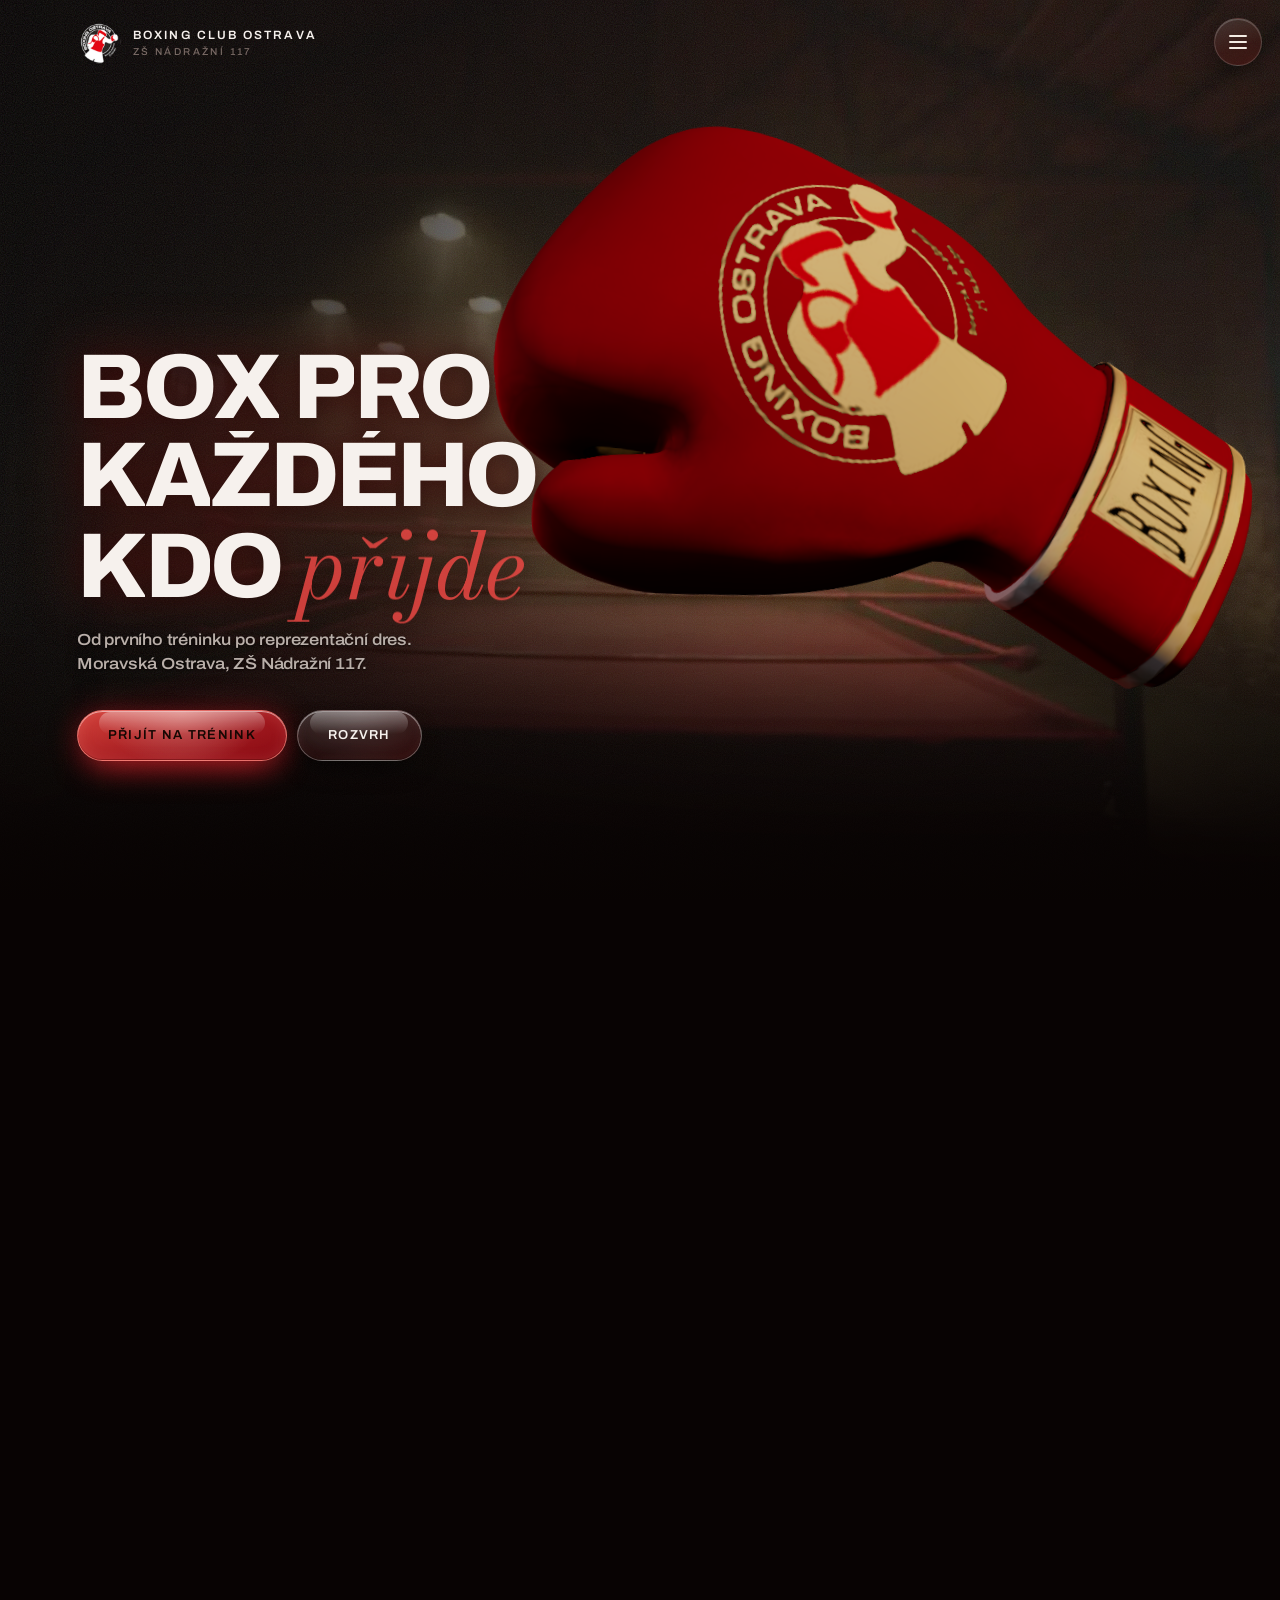
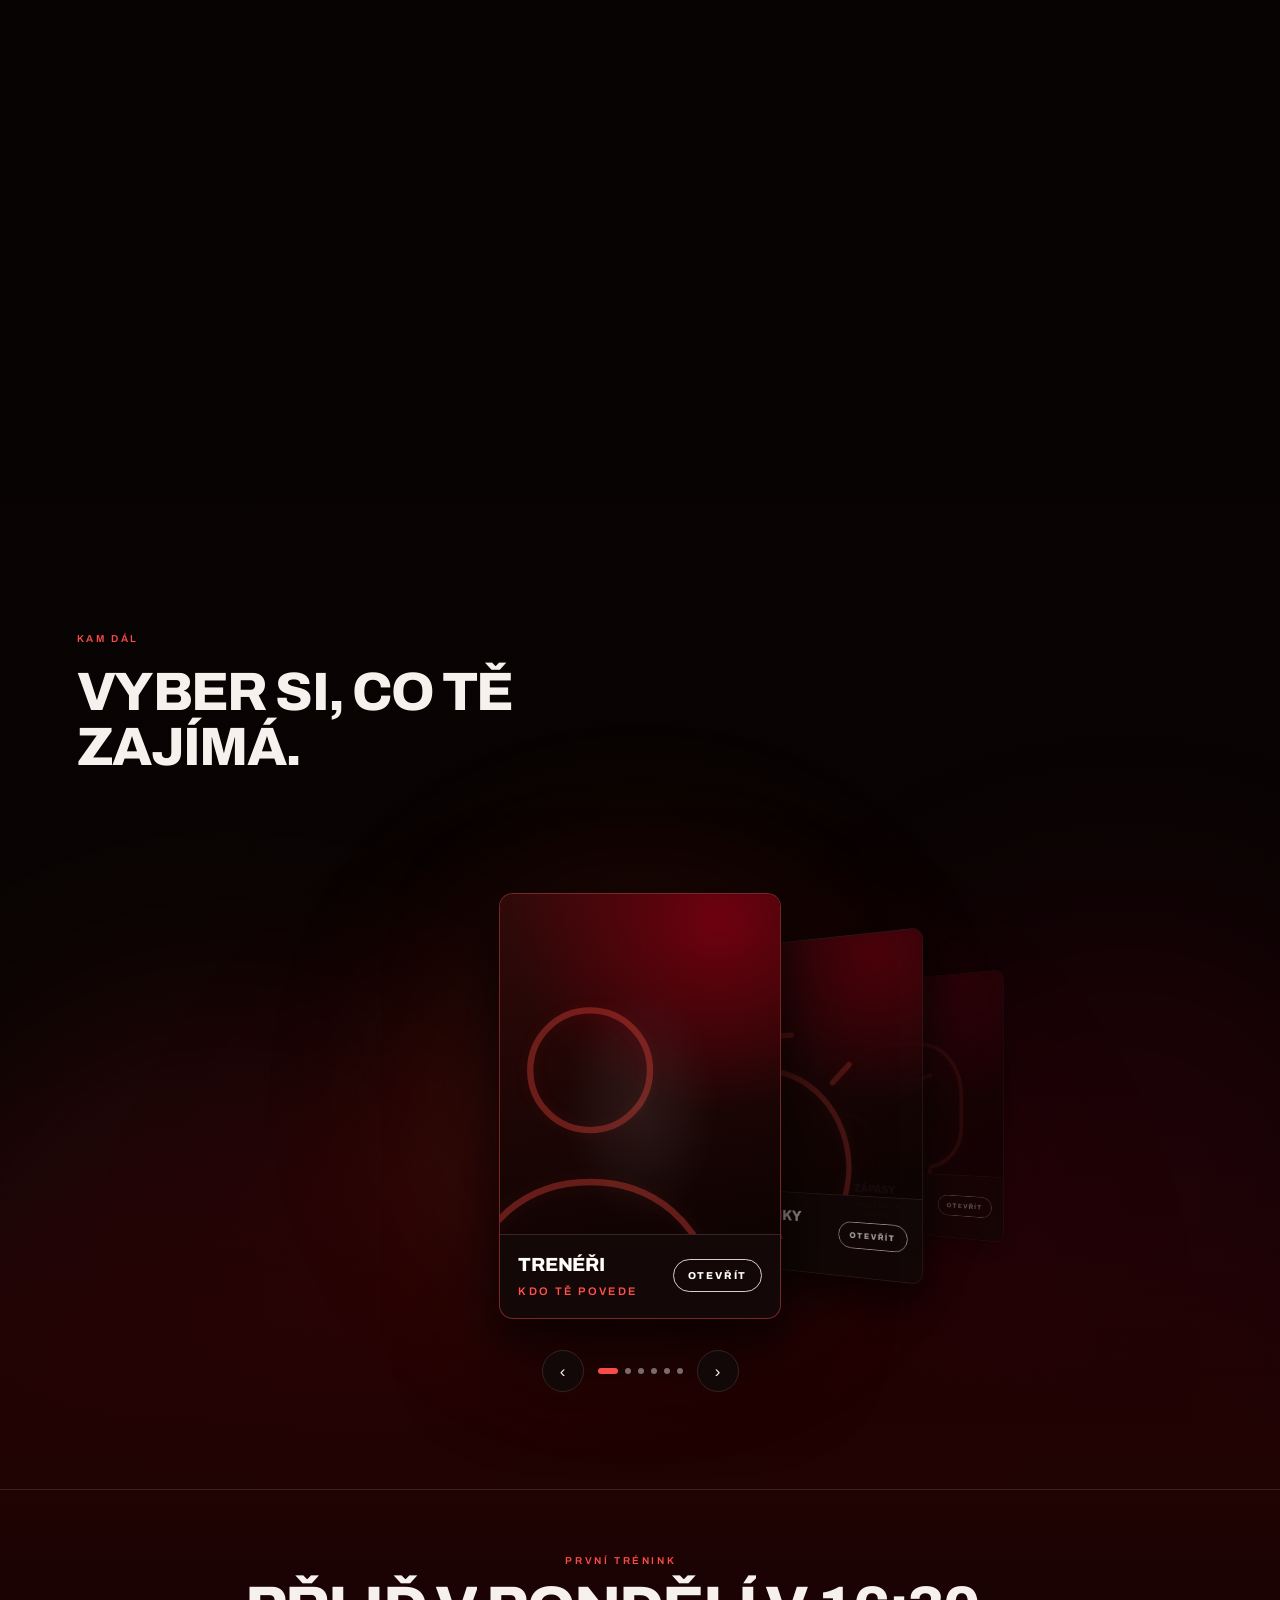
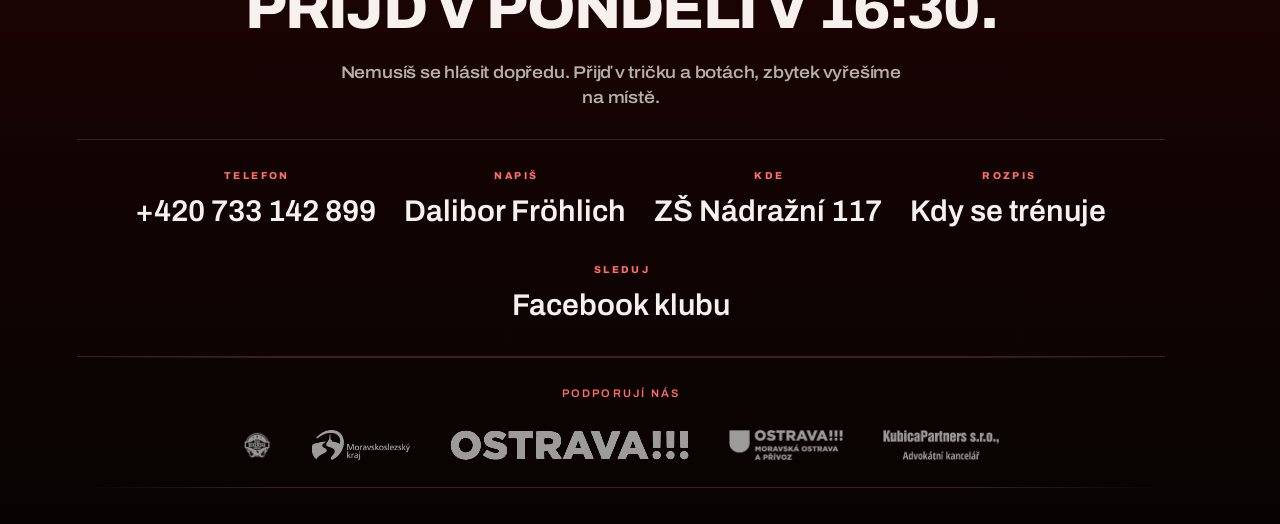
<file: index.html>
<!DOCTYPE html>
<html lang="cs">
<meta charset="utf-8">
<meta name="viewport" content="width=device-width, initial-scale=1, viewport-fit=cover">
<title>Boxing Club Ostrava – kondiční box, mládež a závodníci</title>
<meta name="description" content="Boxing Club Ostrava: kondiční box pro každého, mládež i závodníci. Tréninky pondělí, středa a pátek v ZŠ Nádražní 117, Moravská Ostrava.">
<link rel="canonical" href="https://boxingclubostrava.cz/">
<meta property="og:type" content="website">
<meta property="og:locale" content="cs_CZ">
<meta property="og:title" content="Boxing Club Ostrava – kondiční box, mládež a závodníci">
<meta property="og:description" content="Boxing Club Ostrava: kondiční box pro každého, mládež i závodníci. Tréninky pondělí, středa a pátek v ZŠ Nádražní 117, Moravská Ostrava.">
<meta property="og:url" content="https://boxingclubostrava.cz/">
<meta property="og:image" content="https://boxingclubostrava.cz/og.jpg">
<meta property="og:image:width" content="1200">
<meta property="og:image:height" content="630">
<meta name="twitter:card" content="summary_large_image">
<script type="application/ld+json">{"@context":"https://schema.org","@type":"SportsClub","@id":"https://boxingclubostrava.cz/#klub","name":"Boxing Club Ostrava","alternateName":"Boxing Club Ostrava z.s.","sport":"Box","url":"https://boxingclubostrava.cz/","image":"https://boxingclubostrava.cz/og.jpg","telephone":"+420733142899","email":"dalibor.frohlich@boxingostrava.cz","address":{"@type":"PostalAddress","streetAddress":"Nádražní 117 (ZŠ)","addressLocality":"Moravská Ostrava","addressRegion":"Moravskoslezský kraj","addressCountry":"CZ"},"sameAs":["https://www.facebook.com/BoxingClubOstrava"],"memberOf":{"@type":"SportsOrganization","name":"Česká boxerská asociace"}}</script>
<link rel="preload" href="/fonts/archivo-normal-latin.woff2" as="font" type="font/woff2" crossorigin>
<link href="/fonts/fonts.css?v=20261125a" rel="stylesheet">
<style>
:root{
  --paper:oklch(11% .014 30); --ink:oklch(96% .008 60);
  --ink-dim:oklch(76% .014 50); --ink-faint:oklch(54% .02 40);
  --gold:oklch(66% .21 26); --blood:oklch(45% .17 25); --line:oklch(28% .03 30);
  --g:clamp(20px,6vw,110px);
}
*{box-sizing:border-box;margin:0;padding:0}
html,body{overflow-x:clip}
body{background:var(--paper);color:var(--ink);font-family:Archivo,system-ui,sans-serif;font-size:17px;line-height:1.5;-webkit-font-smoothing:antialiased}
img,video{display:block;max-width:100%}

.mark{position:absolute;top:20px;left:var(--g);z-index:40;display:flex;align-items:center;gap:12px;
  font-size:12px;font-weight:600;letter-spacing:.18em;text-transform:uppercase}
.mark img{width:clamp(32px,4vw,44px);height:auto;display:block}
.mark b{font-weight:600}
.mark span{display:block;color:var(--ink-faint);font-weight:500;font-size:10px;letter-spacing:.24em}

.wrap{position:relative}
body.fx .wrap{height:600vh}

/* Spodek hero prechazi do barvy dalsi sekce, aby video nekoncilo hranou. */
.hero{position:relative;overflow:hidden;padding:22vh var(--g) 12vh}
.hero::after{content:'';position:absolute;left:0;right:0;bottom:0;height:34vh;z-index:3;
  pointer-events:none;background:linear-gradient(to bottom,
    oklch(11% .014 30/0) 0%,oklch(11% .014 30/.5) 48%,oklch(11% .014 30/.9) 80%,var(--paper) 100%)}
body.fx .hero{position:sticky;top:0;height:100svh;padding:0}

.bg{position:absolute;inset:0;z-index:0;overflow:hidden}
.bg img{position:absolute;inset:0}
.bg video{position:absolute;inset:0;opacity:1;z-index:1}
.bg video.on{z-index:2}
.bg video,.bg img{width:100%;height:100%;object-fit:cover;transform:translateZ(0)}
/* iOS kresli pres pauznute video vlastni play tlacitko - pryc s nim */
.bg video::-webkit-media-controls,
.bg video::-webkit-media-controls-start-playback-button{display:none!important;-webkit-appearance:none}
.scrim{position:absolute;inset:0;z-index:1;background:
  linear-gradient(96deg,oklch(8% .01 30/.94) 0%,oklch(9% .015 30/.7) 32%,oklch(10% .02 30/.2) 58%,transparent 74%),
  linear-gradient(0deg,oklch(7% .01 30/.85) 0%,transparent 42%)}
.grain{position:absolute;inset:0;z-index:2;opacity:.26;pointer-events:none;
  background-image:url("data:image/svg+xml,%3Csvg xmlns='http://www.w3.org/2000/svg' width='120' height='120'%3E%3Cfilter id='n'%3E%3CfeTurbulence type='fractalNoise' baseFrequency='.9' numOctaves='3'/%3E%3C/filter%3E%3Crect width='120' height='120' filter='url(%23n)' opacity='.55'/%3E%3C/svg%3E")}

.gwrap{position:absolute;inset:0;z-index:6;pointer-events:none;
  display:grid;align-items:center;justify-items:end;padding:0 clamp(6px,3vw,56px)}
html.lenis,html.lenis body{height:auto}
.lenis.lenis-smooth{scroll-behavior:auto}
.gtilt{display:grid;justify-items:inherit;will-change:transform;transform-origin:32% 50%}
.gtilt>*{grid-area:1/1}
#glove{height:min(52svh,580px);width:auto;max-width:none;
  filter:drop-shadow(0 40px 70px oklch(6% .02 30/.85));opacity:.97}
#g3d{display:none;height:min(70svh,790px);width:auto;aspect-ratio:3/4}
body.g3d #g3d{display:block}
body.g3d #glove{display:none}
body:not(.fx) #glove{height:min(52svh,520px);opacity:.5}
body.fx .gl{will-change:transform}

.stage{position:relative;z-index:4}
body.fx .stage{position:absolute;inset:0}

.p{width:min(440px,100%);margin:0 0 20vh}
body.fx .p{position:absolute;left:var(--g);bottom:16vh;width:min(440px,74vw);opacity:0;margin:0}
/* Panel s krytim nula je porad na strance a bral by kliky. #stats navic lezi pres cele hero. */
body.fx .p,body.fx #stats{pointer-events:none}
.scrim{pointer-events:none}
body.fx #p0{width:min(680px,84vw)}
body.fx .p.r{left:auto;right:var(--g);text-align:right}
body.fx .p.r p{margin-left:auto}
body.fx #p0{opacity:1}

.wd{display:inline-block;overflow:hidden;vertical-align:bottom;padding:.24em 0 .14em;margin:-.24em 0 -.14em}
.p h1,.p h2{text-shadow:0 0 .5em oklch(45% .17 25/.45),0 3px 24px oklch(6% .02 30/.85)}
.p{position:relative}
/* cervene eyebrow bylo na videu skoro neviditelne */
.eyebrow{font-size:12px;font-weight:800;letter-spacing:.24em;color:oklch(74% .20 27);
  text-shadow:0 0 .8em oklch(66% .21 26/.75),0 2px 10px oklch(6% .02 30/.9)}
.sub,.p p{color:oklch(88% .012 55);text-shadow:0 1px 2px rgba(8,3,2,.85),0 0 14px rgba(8,3,2,.45)}
.fine{color:oklch(66% .016 45)}

/* tlacitka: obrys a kulate rohy */

.ch{display:inline-block}
.sh{display:inline-block;font-style:normal;will-change:transform}
.eyebrow{font-size:10px;font-weight:600;letter-spacing:.26em;text-transform:uppercase;color:var(--gold);margin-bottom:12px}
.p h2{font-size:clamp(26px,5.6vw,46px);font-weight:800;line-height:1.02;letter-spacing:-.02em;text-transform:uppercase;margin-bottom:14px;overflow-wrap:anywhere}
.p p{color:var(--ink-dim);font-size:15px;max-width:44ch}
.p .fine{color:var(--ink-faint);font-size:13px;margin-top:10px}

#p0 h1{font-size:clamp(40px,9vw,92px);font-weight:800;line-height:.96;letter-spacing:-.035em;text-transform:uppercase;overflow-wrap:anywhere}
#p0 h1 em{font-family:"Bodoni Moda",Georgia,serif;font-style:italic;font-weight:400;text-transform:none;color:var(--gold);letter-spacing:0}
#p0 .sub{margin-top:18px;color:var(--ink-dim);max-width:36ch;font-size:16px}
.cta{display:flex;gap:10px;margin-top:28px;flex-wrap:wrap}
.btn{display:inline-flex;align-items:center;min-height:48px;padding:0 22px;border-radius:2px;font-size:13px;font-weight:600;letter-spacing:.1em;text-transform:uppercase;text-decoration:none;border:1px solid var(--line);color:var(--ink)}
.btn.solid{background:var(--gold);border-color:var(--gold);color:oklch(15% .03 40)}
.btn:focus-visible{outline:2px solid var(--gold);outline-offset:3px}

#stats{display:flex;gap:clamp(24px,7vw,80px);flex-wrap:wrap;margin-bottom:20vh}
body.fx #stats{position:absolute;inset:0;align-items:center;justify-content:center;text-align:center;opacity:0;margin:0;padding:0 var(--g)}
#stats b{position:relative;text-shadow:0 0 .22em oklch(64% .22 26/.40),0 0 .04em oklch(78% .14 28/.28)}
#stats b::before{content:'';position:absolute;left:50%;top:50%;width:1.75em;height:1.75em;
  translate:-50% -50%;border-radius:50%;pointer-events:none;z-index:-1;
  background:radial-gradient(circle closest-side,oklch(52% .19 26/.30),oklch(52% .19 26/0) 72%)}
#stats b{display:block;font-size:clamp(48px,12vw,110px);font-weight:800;line-height:1;letter-spacing:-.04em}
#stats span{font-size:10px;font-weight:600;letter-spacing:.24em;text-transform:uppercase;color:var(--gold)}

.outro{position:relative;z-index:5;border-top:1px solid var(--line);
  padding:7vh var(--g) 36px;text-align:center;   /* stranka konci hned pod spodni linii */
  background:linear-gradient(to bottom,oklch(16% .055 25) 0%,oklch(13% .03 27) 46%,var(--paper) 100%)}
.affil{display:flex;align-items:center;gap:14px;margin-top:clamp(40px,7vw,72px);
  padding-top:24px;border-top:1px solid var(--line)}
.affil img{width:46px;height:auto;opacity:.75}
.affil span{font-size:11px;font-weight:600;letter-spacing:.2em;text-transform:uppercase;color:var(--ink-faint)}
.outro h2{font-size:clamp(30px,6vw,60px);font-weight:800;line-height:1.05;letter-spacing:-.03em;text-transform:uppercase;max-width:26ch;margin-inline:auto;text-wrap:balance}
.outro p{color:var(--ink-dim);margin-top:20px;max-width:52ch;margin-inline:auto}
.contact{margin-top:48px;padding-top:24px;border-top:1px solid var(--line);display:flex;gap:24px 56px;flex-wrap:wrap}
.contact a{color:var(--ink);text-decoration:none;font-size:clamp(20px,3.4vw,30px);font-weight:600}
.contact .l{display:block;font-size:10px;letter-spacing:.24em;text-transform:uppercase;color:var(--ink-faint);margin-bottom:6px;font-weight:600}
.note{padding:32px var(--g) 80px;color:var(--ink-faint);font-size:12px;max-width:70ch}
@media (max-width:700px){
  .gwrap{align-items:start;justify-items:center;padding:6svh clamp(6px,3vw,56px) 0}
  #glove{height:min(38svh,360px)}
  #g3d{height:min(50svh,470px)}
  body:not(.fx) #glove{height:min(30svh,300px)}
  body.fx .p{left:var(--g);right:var(--g);width:auto;bottom:8vh}
  body.fx .p.r{left:var(--g);right:var(--g);text-align:left}
  body.fx .p.r p{margin-left:0}
  body.fx #p0{width:auto}
  body.fx #stats{align-items:flex-end;justify-content:center;padding:0 var(--g) 8vh}
  .p h2{font-size:clamp(24px,7vw,32px)}
  .p p{font-size:14px}
  #stats{gap:20px}
}
@media (min-width:701px) and (max-width:900px){ #glove{height:min(58svh,560px)} #g3d{height:min(72svh,700px)} }
@media (prefers-reduced-motion:reduce){ .bg video{display:none} }

/* Tlacitka: skleneny styl. Pruhledne ma matne sklo s jemnym obrysem, plne je
   cerveny prechod s vnitrnim odleskem. Obema jednou za cas projede svetlo. */
.cta .btn{position:relative;overflow:hidden;isolation:isolate;
  border:1px solid rgba(255,255,255,.3) !important;border-radius:999px !important;padding:15px 30px !important;
  /* tekute sklo: rozmazane a nasycene pozadi, svetlo z kurzoru (--mx/--my), odlesk na horni hrane */
  background:radial-gradient(120px 80px at var(--mx,50%) var(--my,0%),rgba(255,255,255,.18),rgba(255,255,255,0) 70%),
    linear-gradient(160deg,rgba(255,255,255,.08),rgba(227,36,43,.08) 55%,rgba(227,36,43,.16));   /* jako karty */
  -webkit-backdrop-filter:blur(16px) saturate(1.7);backdrop-filter:blur(16px) saturate(1.7);
  box-shadow:inset 0 1px 0 rgba(255,255,255,.5),inset 0 -1px 0 rgba(0,0,0,.28),inset 0 0 12px rgba(255,255,255,.06),
    0 12px 30px -14px rgba(0,0,0,.9);
  transition:transform .45s cubic-bezier(.2,.9,.3,1),box-shadow .45s ease,border-color .45s ease}
.cta .btn.solid{border-color:rgba(255,140,130,.7) !important;
  background:radial-gradient(120px 80px at var(--mx,50%) var(--my,0%),rgba(255,210,200,.38),rgba(255,210,200,0) 70%),
    linear-gradient(160deg,rgba(255,78,70,.82),rgba(227,36,43,.7) 55%,rgba(170,10,22,.78));   /* sytejsi cervena */
  box-shadow:inset 0 1px 0 rgba(255,255,255,.55),inset 0 -1px 0 rgba(80,0,0,.4),inset 0 0 14px rgba(255,160,150,.18),
    0 14px 34px -12px rgba(227,36,43,.9),0 0 30px rgba(227,36,43,.34)}
.cta .btn::before{content:'' !important;position:absolute;left:10%;right:10%;top:1px;height:46%;border-radius:999px;
  background:linear-gradient(180deg,rgba(255,255,255,.34),rgba(255,255,255,0));pointer-events:none;z-index:-1}
.cta .btn::after{content:'';position:absolute;inset:0;border-radius:inherit;pointer-events:none;z-index:-1;
  background:linear-gradient(110deg,transparent 32%,oklch(100% 0 0/.26) 48%,transparent 64%);
  transform:translateX(-130%);animation:sheen 5.6s cubic-bezier(.4,0,.2,1) infinite}
.cta .btn:nth-of-type(2)::after{animation-delay:2.8s}
@keyframes sheen{0%,72%{transform:translateX(-130%)}100%{transform:translateX(130%)}}
.cta .btn:hover{transform:translateY(-2px) scale(1.03)}
.cta .btn:not(.solid):hover{border-color:rgba(255,255,255,.6) !important;
  box-shadow:inset 0 1px 0 oklch(100% 0 0/.28),0 16px 34px -12px oklch(6% .02 30/.95)}
.cta .btn.solid:hover{border-color:rgba(255,200,190,.75) !important;
  box-shadow:inset 0 1px 0 rgba(255,255,255,.6),inset 0 -1px 0 rgba(80,0,0,.4),inset 0 0 16px rgba(255,170,160,.24),
    0 18px 40px -12px rgba(227,36,43,.9),0 0 34px rgba(227,36,43,.35)}
@keyframes orbit{to{--ang:360deg}}
@media (prefers-reduced-motion:reduce){.cta .btn::after{animation:none}}

/* Dychani zare. drop-shadow kopiruje tvar pismen, takze ho maska slova neorizne
   do obdelniku - presne to delal text-shadow. */
.eyebrow,#p0 h1 em{text-shadow:none;animation:dech 4.6s ease-in-out infinite}
.p:nth-of-type(2) .eyebrow{animation-delay:-1.2s}
.p:nth-of-type(3) .eyebrow{animation-delay:-2.4s}
@keyframes dech{
  0%,100%{filter:drop-shadow(0 0 3px rgba(255,86,76,.35)) drop-shadow(0 1px 6px rgba(10,4,3,.9))}
  50%{filter:drop-shadow(0 0 10px rgba(255,104,92,.8)) drop-shadow(0 0 22px rgba(240,70,60,.45)) drop-shadow(0 1px 6px rgba(10,4,3,.9))}
}
@media (prefers-reduced-motion:reduce){
  .cta .btn::before,.cta .btn::after{animation:none}
  .eyebrow,#p0 h1 em,.outro .affil .l,.outro .contact .l{animation:none}
}

/* jedna mezera --og pro vsechno v paticce: nad linii, mezi kontakty, linie-text,
   text-loga a loga-spodni linie */
.outro{--og:28px;padding-right:calc(var(--g) + 3vw)}   /* opticky stred o kus doleva */
.outro .contact{margin-top:var(--og);padding-top:var(--og)}   /* stejne mezery nad i pod kontakty */
.outro .contact{display:flex;flex-wrap:wrap;justify-content:center;gap:var(--og)}
.outro .contact div{text-align:center}
.outro .contact .l{padding-left:.24em}   /* vyrovna mezery za pismeny - stitek presne na stred */
/* ikony karet: obrys ve stylu velkych cisel, obri a zarizle levym dolnim rohem
   (orez dela linka nad nazvem karty), viditelnost jen o kus vyssi nez cisla, bez hoveru */
.cf-art{position:relative;overflow:hidden}
.cf-ico{position:absolute;left:22%;top:80%;width:190%;max-width:none;height:auto;z-index:2;pointer-events:none;
  transform:translate(-50%,-50%);opacity:.36;filter:drop-shadow(0 0 8px rgba(255,80,70,.22))}
.ico-treneri{width:171%;left:32%;top:73%}     /* -10 %, vic do karty */
.ico-zapasy{width:161%;left:30%;top:71%}      /* -15 %, vidi se vic */
.ico-galerie{width:171%;left:34%;top:74%}     /* -10 %, bliz ke stredu, porad preteka */
.ico-mail{left:84%;top:84%;transform:translate(-50%,-50%) rotate(-8deg)}   /* kontakt: e-mail v pravem dolnim rohu */
.cf-art:has(.cf-ico) .cf-num{display:none}   /* cisla v pozadi pryc, nesou to ikony */
.outro .contact .l{color:oklch(74% .20 27);font-weight:800;animation:dech 4.6s ease-in-out infinite}   /* cervene jako ostatni */
.outro .affil{display:flex;flex-wrap:wrap;align-items:center;justify-content:center;
  column-gap:clamp(16px,3.4vw,40px);row-gap:var(--og);
  /* linie nahore a dole do ztracena, na krajich se nedotyka rohu */
  background:linear-gradient(90deg,transparent,var(--line) 18%,var(--line) 82%,transparent) top/100% 1px no-repeat,linear-gradient(90deg,transparent,var(--line) 18%,var(--line) 82%,transparent) bottom/100% 1px no-repeat;
  margin-top:var(--og);padding:var(--og) 0}
.outro .affil .l{flex-basis:100%;margin-bottom:0;color:oklch(74% .20 27);animation:dech 4.6s ease-in-out infinite}
.outro .affil img{height:clamp(20px,2.9vw,30px);width:auto;opacity:.6;filter:brightness(0) invert(1);
  transition:opacity .3s ease,filter .3s ease}
.outro .affil a:hover img{opacity:1;filter:brightness(0) invert(1) drop-shadow(0 0 10px rgba(227,36,43,.75))}

/* Pozadi za rozcestnikem: stejne plovouci cervene plochy jako na podstrankach. */
.rozc{position:relative;overflow:hidden;
  background:linear-gradient(to bottom,var(--paper) 0%,var(--paper) 58%,
    oklch(11.8% .022 27) 76%,oklch(14% .042 26) 92%,oklch(16% .055 25) 100%)}
.rozc>.field{position:absolute;inset:0;z-index:0;pointer-events:none}
/* Horni okraj rozcestniku zacina v barve hero a cervene plochy z ni teprve vyplynou. */
.rozc::before{content:'';position:absolute;left:0;right:0;top:0;height:76vh;z-index:0;
  pointer-events:none;background:linear-gradient(to bottom,var(--paper) 0%,var(--paper) 46%,
    oklch(11% .014 30/.88) 68%,oklch(11% .014 30/.4) 86%,transparent 100%)}
.rozc>.field i{position:absolute;display:block;border-radius:50%;filter:blur(100px);opacity:.16}
.rozc>.field i:nth-child(1){width:52vw;aspect-ratio:1;left:-8vw;bottom:-18vh;
  background:oklch(45% .17 25);animation:drift1 26s ease-in-out infinite}
.rozc>.field i:nth-child(2){width:44vw;aspect-ratio:1;right:-10vw;bottom:2vh;
  background:oklch(38% .16 18);animation:drift2 33s ease-in-out infinite}
.rozc>.field i:nth-child(3){width:60vw;aspect-ratio:1;left:20vw;bottom:-26vh;
  background:oklch(28% .13 30);animation:drift3 41s ease-in-out infinite}
@keyframes drift1{50%{transform:translate3d(9vw,7vh,0) scale(1.18)}}
@keyframes drift2{50%{transform:translate3d(-11vw,10vh,0) scale(.84)}}
@keyframes drift3{50%{transform:translate3d(7vw,-9vh,0) scale(1.12)}}
.rozc>.rozc-head,.rozc>.cf{position:relative;z-index:1}

/* Bile svetlo za kurzorem v posledni sekci. */
.outro{overflow:hidden}
.torch{position:absolute;left:0;top:0;width:120px;height:120px;margin:-60px 0 0 -60px;
  border-radius:50%;pointer-events:none;opacity:0;transition:opacity .5s ease;
  background:radial-gradient(circle closest-side,oklch(100% 0 0/.15),oklch(100% 0 0/0) 72%)}
.outro>.torch{z-index:0}
.rozc>.torch{z-index:1}
.outro.lit>.torch,.rozc.lit>.torch{opacity:1}
.outro>*:not(.torch){position:relative;z-index:1}
.rozc>.rozc-head,.rozc>.cf{position:relative;z-index:2}
.outro .affil{padding-left:0}   /* loga presne na stred */
@media (prefers-reduced-motion:reduce){.rozc>.field i{animation:none}}

/* kruhy na hladine za kurzorem */
.rip{position:absolute;left:0;top:0;width:60px;height:60px;margin:-30px 0 0 -30px;border:0;border-radius:50%;box-shadow:none;background:radial-gradient(circle,rgba(255,255,255,0) 58%,rgba(255,255,255,.18) 64%,rgba(255,255,255,.05) 70%,rgba(255,255,255,0) 74%);will-change:transform,opacity;
  pointer-events:none;
  animation:rip 1.6s cubic-bezier(.2,.8,.3,1) forwards}
@keyframes rip{from{transform:scale(.35);opacity:.9}to{transform:scale(1);opacity:0}}
.rozc>.rip{z-index:1}.outro>.rip{z-index:0}
/* v hero cervene a tlumene, pod textem i rukavici */
.hero>.torch{z-index:3;background:radial-gradient(circle closest-side,oklch(62% .21 27/.32),oklch(62% .21 27/0) 72%)}
.hero.lit>.torch{opacity:1}
.hero>.rip{z-index:3;background:radial-gradient(circle,rgba(255,80,70,0) 58%,rgba(255,80,70,.28) 64%,rgba(255,80,70,.08) 70%,rgba(255,80,70,0) 74%)}

/* pri najeti mysi se pismena nadpisu rozestoupi od kurzoru */
.rep .wd{overflow:visible}

/* klik mysi nenechava obrys fokusu */
:focus:not(:focus-visible){outline:none}

/* Pri otaceni vrstvy s rukavici se na okraji platna vykreslovala tenka linka -
   posledni radek pixelu se pri prevzorkovani rozmazal. Orez o pixel a vyhlazeni hrany. */
#g3d{clip-path:inset(1px);outline:1px solid transparent;backface-visibility:hidden}
.gl,.gtilt{backface-visibility:hidden}

/* Podtexty: stejna rodina jako nadpisy (Archivo), jen v rozsirenem rezu a strednim
   tahu. Pripominaji nadpisy, ale nekriciv. Sede drobne texty (.fine) zustavaji. */
.p p:not(.fine),.sub,.intro p,.outro p{font-weight:560;font-stretch:112%;
  letter-spacing:-.012em;line-height:1.52}
.p p:not(.fine){font-size:16px}

/* bubliny za kurzorem v rozcestniku - jako proud vody */
.bub{position:absolute;left:0;top:0;border-radius:50%;pointer-events:none;z-index:1;
  width:var(--s);height:var(--s);margin:calc(var(--s) / -2) 0 0 calc(var(--s) / -2);
  background:radial-gradient(circle at 35% 30%,rgba(255,255,255,.55),rgba(255,255,255,.12) 45%,rgba(255,255,255,0) 70%);
  box-shadow:inset 0 0 0 1px rgba(255,255,255,.22);
  animation:bub var(--t) cubic-bezier(.25,.6,.35,1) forwards}
@keyframes bub{
  0%{transform:translate(0,0) scale(.4);opacity:0}
  15%{opacity:.9}
  100%{transform:translate(var(--dx),var(--dy)) scale(1);opacity:0}
}
/* Spodek rozcestniku se srovna do jedne barvy (plochy v pozadi pod nim zmizi),
   posledni sekce z presne te barvy zacina a pokracuje do cerne. */
.rozc::after{content:'';position:absolute;left:0;right:0;bottom:0;height:34vh;z-index:0;
  pointer-events:none;background:linear-gradient(to bottom,oklch(16% .055 25/0),oklch(16% .055 25) 92%)}

#p0.free h1 .wd{overflow:visible}

.hero>.bub{z-index:3}.rozc>.bub{z-index:1}.outro>.bub{position:absolute !important;z-index:0}
.bub.red{background:radial-gradient(circle at 35% 30%,rgba(255,150,140,.6),rgba(255,70,60,.16) 45%,rgba(255,70,60,0) 70%);
  box-shadow:inset 0 0 0 1px rgba(255,110,100,.3)}

.outro .eyebrow{margin-bottom:.9em}

@media (max-width:700px){
  .outro{padding-top:7vh}                 /* mezera nad zaverem jako ostatni */
  .rozc{padding-bottom:36px}
}
/* Texty preletu (krome hlavniho nadpisu a posledniho textu) o 30 % vetsi. */
@media (min-width:701px){
  #p1 h2,#p2 h2,#p3 h2,#p4 h2{font-size:clamp(34px,7.3vw,60px)}
  #p1 p,#p2 p,#p3 p,#p4 p{font-size:19.5px}
  #p1 .fine,#p2 .fine,#p3 .fine,#p4 .fine{font-size:17px}
  body.fx #p1,body.fx #p2,body.fx #p3,body.fx #p4{width:min(572px,74vw)}
  #stats b{font-size:clamp(62px,15.6vw,143px)}
  #stats span{font-size:13px}
}
/* SUNRAY - paprsek pres nadpisy (rizeni v JS, promenna --sx).
   Pismena NESMI byt samostatna GPU vrstva (will-change / 3D transform) - Chromium
   pak ignoruje background-clip:text a kresli paprsek jako obdelnik.
   Stin pismen jde pres filter: text-shadow by lezl pres vyrez paprsku. */
.p .ray{position:relative;--sx:-9999px;text-shadow:none;
  filter:drop-shadow(0 0 .3em rgba(190,40,30,.42)) drop-shadow(0 3px 12px rgba(10,4,3,.85))}
.ray .rs{will-change:auto;background-color:currentColor;
  background-image:linear-gradient(108deg,transparent 0,transparent 43%,rgba(255,196,176,.9) 47.5%,#fff 50%,rgba(255,170,150,.9) 52.5%,transparent 57%,transparent 100%);
  background-size:var(--rw) 100%;background-repeat:no-repeat;
  background-position:calc(var(--sx) - var(--ox)) 0;
  -webkit-background-clip:text;background-clip:text;-webkit-text-fill-color:transparent}
</style>

<div class="wrap">
  <section class="hero">
    <div class="torch" aria-hidden="true"></div>
    <div class="bg">
      <img src="ring-fpv-poster.webp" alt="" width="1280" height="720" decoding="async">
      <video class="fwd on" src="ring-fpv.mp4" muted loop playsinline preload="auto" aria-hidden="true" disablepictureinpicture></video>
      <video class="rev" src="ring-fpv-rev.mp4" muted loop playsinline preload="metadata" aria-hidden="true" disablepictureinpicture></video>
    </div>
    <div class="scrim" aria-hidden="true"></div>
    <div class="grain" aria-hidden="true"></div>
    <div class="gwrap" aria-hidden="true"><div class="gtilt">
      <img id="glove" class="gl" src="rukavice-cutout@2x.webp" alt="" width="441" height="749" decoding="async">
      <canvas id="g3d" class="gl"></canvas>
    </div></div>
    <div class="mark"><img src="logo.png" alt="" width="512" height="512" decoding="async"><b>Boxing Club Ostrava<span>ZŠ Nádražní 117</span></b></div>

    <div class="stage">
      <div class="p" id="p0">
        <h1>Box pro<br>každého,<br>kdo <em>přijde</em></h1>
        <p class="sub">Od prvního tréninku po reprezentační dres. Moravská Ostrava, ZŠ Nádražní 117.</p>
        <div class="cta"><a class="btn solid" href="#kontakt">Přijít na trénink</a><a class="btn" href="#kontakt">Rozvrh</a></div>
      </div>

      <div class="p r" id="p1">
        <div class="eyebrow">Je to pro tebe</div>
        <h2>Nemusíš být v kondici. Musíš jen přijít.</h2>
        <p>Většina lidí u nás nikdy nezápasila a nechce. Chodí, protože je to nejtvrdší kardio, jaké existuje, a protože se u pytle vypne hlava.</p>
        <p class="fine">První trénink 140 Kč. Rukavice a bandáže půjčíme.</p>
      </div>

      <div class="p" id="p2">
        <div class="eyebrow">Kdy a kolik</div>
        <h2>Trénujeme pondělí, středu a pátek.</h2>
        <p>Kondiční box · Akademie pro děti · Mládež · Výkonnostní box</p>
        <p class="fine">Permanentka 10 vstupů 1 200 Kč. Žádná smlouva, žádný vstupní poplatek.</p>
      </div>

      <div class="p r" id="p3">
        <div class="eyebrow">Kdo tě povede</div>
        <h2>Trenéři, co vedou i národní tým.</h2>
        <p>Kondičku ti vede mistr republiky. Náš trenér SCM vede juniorskou reprezentaci ČR. Předseda klubu sedí v trenérské radě České boxerské asociace.</p>
        <p class="fine">Stejní lidé, co připravují reprezentanty, tě naučí první direkt.</p>
      </div>

      <div id="stats">
        <div><b>6</b><span>trenérů</span></div>
        <div><b>3</b><span>ringy</span></div>
        <div><b>50+</b><span>let boxu</span></div>
      </div>

      <div class="p r" id="p4">
        <div class="eyebrow">Proč nám věřit</div>
        <h2>Sportovní centrum mládeže.</h2>
        <p>Ten status si klub nedá sám — uděluje ho asociace klubům, které umí vychovat reprezentanta. Naši boxeři jezdí na Národní ligu, na turnaje do Polska a na mistrovství Evropy.</p>
        <p class="fine">Ať přijdeš zhubnout nebo vyhrávat, trénuješ v klubu, který na to má.</p>
      </div>
    </div>
  </section>
</div>

<section class="rozc" id="rozcestnik">
  <div class="field" aria-hidden="true"><i></i><i></i><i></i></div>
  <div class="torch" aria-hidden="true"></div>
  <div class="rozc-head">
    <div class="eyebrow">Kam dál</div>
    <h2>Vyber si, co tě zajímá.</h2>
  </div>
  <div class="cf" id="cf">
    <div class="cf-glow" aria-hidden="true"></div>
    <div class="cf-stage">
      <div class="cf-card" data-href="/treneri" data-glow="oklch(50% .16 32/.55)"><span class="cf-panel">
        <span class="cf-art"><span class="cf-num">01</span><img class="cf-ico ico-treneri" src="ikony/treneri.svg" alt="" width="120" height="120"></span>
        <span class="cf-meta"><div><strong>Trenéři</strong><em>Kdo tě povede</em></div></span>
      </span></div>
      <div class="cf-card" data-href="/treninky" data-glow="oklch(42% .15 22/.55)"><span class="cf-panel">
        <span class="cf-art"><span class="cf-num">02</span><img class="cf-ico ico-treninky" src="ikony/treninky.svg" alt="" width="120" height="120"></span>
        <span class="cf-meta"><div><strong>Tréninky</strong><em>Skupiny a rozvrh</em></div></span>
      </span></div>
      <div class="cf-card" data-href="/zapasy" data-glow="oklch(46% .18 25/.55)"><span class="cf-panel">
        <span class="cf-art"><span class="cf-num">03</span><img class="cf-ico ico-zapasy" src="ikony/zapasy.svg" alt="" width="120" height="120"></span>
        <span class="cf-meta"><div><strong>Zápasy</strong><em>Výsledky a turnaje</em></div></span>
      </span></div>
      <div class="cf-card" data-href="/galerie" data-glow="oklch(38% .16 18/.5)"><span class="cf-panel">
        <span class="cf-art"><span class="cf-num">04</span><img class="cf-ico ico-galerie" src="ikony/galerie.svg" alt="" width="120" height="120"></span>
        <span class="cf-meta"><div><strong>Galerie</strong><em>Z ringu i ze zákulisí</em></div></span>
      </span></div>
      <div class="cf-card" data-href="/facebook" data-glow="oklch(48% .17 28/.5)"><span class="cf-panel">
        <span class="cf-art"><span class="cf-num">05</span><img class="cf-ico ico-facebook" src="ikony/facebook.svg" alt="" width="120" height="120"></span>
        <span class="cf-meta"><div><strong>Facebook</strong><em>Co je nového</em></div></span>
      </span></div>
      <div class="cf-card" data-href="/kontakt" data-glow="oklch(36% .13 20/.5)"><span class="cf-panel">
        <span class="cf-art"><span class="cf-num">06</span><img class="cf-ico ico-mail" src="ikony/email.svg" alt="" width="120" height="120"></span>
        <span class="cf-meta"><div><strong>Kontakt</strong><em>Kde nás najdeš</em></div></span>
      </span></div>
    </div>
    <div class="cf-nav">
      <button class="cf-prev" type="button" aria-label="Předchozí">&#8249;</button>
      <div class="cf-dots"></div>
      <button class="cf-next" type="button" aria-label="Další">&#8250;</button>
    </div>
  </div>
</section>

<section class="outro" id="kontakt">
  <div class="torch" aria-hidden="true"></div>
  <div class="eyebrow">První trénink</div>
  <h2>Přijď v pondělí v&nbsp;16:30.</h2>
  <p>Nemusíš se hlásit dopředu. Přijď v tričku a botách, zbytek vyřešíme na místě.</p>
  <div class="contact">
    <div><span class="l">Telefon</span><a href="tel:+420733142899">+420 733 142 899</a></div>
    <div><span class="l">Napiš</span><a href="mailto:dalibor.frohlich@boxingostrava.cz">Dalibor Fröhlich</a></div>
    <div><span class="l">Kde</span><a href="/kontakt">ZŠ Nádražní 117</a></div>
    <div><span class="l">Rozpis</span><a href="/treninky">Kdy se trénuje</a></div>
    <div><span class="l">Sleduj</span><a href="/facebook">Facebook klubu</a></div>
  </div>
  <div class="affil">
    <span class="l">Podporují nás</span>
    <a href="http://www.czechboxing.cz/" target="_blank" rel="noopener"><img src="logo-cba.png" alt="Česká boxerská asociace" loading="lazy"></a>
    <a href="https://www.msk.cz/" target="_blank" rel="noopener"><img src="logo-msk.png" alt="Moravskoslezský kraj" loading="lazy"></a>
    <a href="https://www.ostrava.cz/cs" target="_blank" rel="noopener"><img src="logo-ostrava.png" alt="Ostrava" loading="lazy"></a>
    <a href="https://moap.ostrava.cz/cs" target="_blank" rel="noopener"><img src="logo-moap.png" alt="Moravská Ostrava a Přívoz" loading="lazy"></a>
    <a href="http://www.kubicapartners.cz/portal/home/" target="_blank" rel="noopener"><img src="logo-kubica.png" alt="Kubica Partners" loading="lazy"></a>
  </div>
</section>

<span id="diag" hidden></span>

<link rel="stylesheet" href="carousel.css?v=20260929x">
<link rel="stylesheet" href="menu.css?v=20260929x">
<script type="importmap">
{"imports":{"three":"/vendor/three/three.module.min.js","three/addons/":"/vendor/three/jsm/"}}
</script>
<script src="/vendor/lenis-1.3.28.min.js?v=2"></script>
<script src="/vendor/gsap-3.12.5.min.js"></script>
<script src="/vendor/ScrollTrigger-3.12.5.min.js"></script>
<script>
(function(){
  var d=document.getElementById('diag');
  if(!(window.gsap&&window.ScrollTrigger)){d.textContent='GSAP se nenacetl — staticky rezim.';return;}
  if(matchMedia('(prefers-reduced-motion: reduce)').matches){d.textContent='Reduced motion — staticky rezim.';return;}

  gsap.registerPlugin(ScrollTrigger);
  document.body.classList.add('fx');

  // setrvacny scroll; kdyz se knihovna nenacte, jede nativni a nic se nerozbije
  if(window.Lenis){
    var lenis=new Lenis({duration:1.15,smoothWheel:true,wheelMultiplier:.9});
    lenis.on('scroll',ScrollTrigger.update);
    gsap.ticker.add(function(tm){lenis.raf(tm*1000);});
    gsap.ticker.lagSmoothing(0);
  }

  // Rukavice se hybe vlastnim tempem. Scroll jen rekne, kam ma dojet - rychlost je
  // shora zastropovana, takze prudke skrolnuti animaci nezrychli.
  var RATE=.22, heroP=0;
  window.__heroP=0;
  ScrollTrigger.refresh();

  // --- rozklad textu na slova a pismena (bez SplitText) ---
  function split(el,mode){
    if(el.dataset.sp) return; el.dataset.sp=1;
    (function walk(node){
      Array.prototype.slice.call(node.childNodes).forEach(function(n){
        if(n.nodeType===3){
          if(!n.nodeValue.trim()) return;
          var f=document.createDocumentFragment();
          n.nodeValue.split(/(\s+)/).forEach(function(tok){
            if(!tok) return;
            if(/^\s+$/.test(tok)){f.appendChild(document.createTextNode(tok));return;}
            var w=document.createElement('span'); w.className='wd';
            (mode==='char'?tok.split(''):[tok]).forEach(function(c){
              var sp=document.createElement('span'); sp.className='ch';
              var it=document.createElement('i'); it.className='sh'; it.textContent=c;
              sp.appendChild(it); w.appendChild(sp);
            });
            f.appendChild(w);
          });
          node.replaceChild(f,n);
        } else if(n.nodeType===1&&n.tagName!=='BR') walk(n);
      });
    })(el);
  }
  function parts(el,mode){ split(el,mode); return el.querySelectorAll('.ch'); }

  // --- rezie hero ---
  var BEATS=[['#p0','R'],['#p1','L'],['#p2','R'],['#p3','L'],['#stats','OUT'],['#p4','L']];
  // Prvni zastavka je delsi - zakaznik si musi stihnout precist hlavni nadpis,
  // nez ho rukavice rozdrti. H0 je 2,2x bezna pauza, ostatni se o zbytek podeli.
  // Prvni zastavka je delsi, aby se hlavni nadpis stihl precist. Prvni prelet
  // (rana do nadpisu) trva dele nez ostatni, aby byl videt. Zbytek se podeli.
  var S=.12, S0=.20, H=(1-S0-S*(BEATS.length-2))/(BEATS.length+2.2), H0=H*2.2, HE=H*2;
  function tOf(i){ return i===0?H0:H0+S0+H+(i-1)*(S+H); }
  var RAW={S:S,S0:S0,H:H,H0:H0,HE:HE};
  window.__smash={at:H0+S0*.52};                  // od teto chvile je rukavice mimo obraz
  function gloveEl(){var e=document.getElementById('g3d');return (e&&e.offsetWidth)?e:document.getElementById('glove');}

  // dve samostatne rezie; gsap.matchMedia je pri zmene sirky sam od sebe prepne a uklidi
  // POZOR: musi tu byt obe podminky. S jedinou se callback na desktopu vubec nespusti
  // (zadny dotaz neplati) a cela rezie se nepostavi.
  // 3D model cte tyhle hodnoty pri kazdem snimku; kdyz WebGL nejede, nic se nedeje
  var rig=window.gloveRig={yaw:0,pitch:0,roll:0,zoom:1};
  // klidova poza u vsech textu krome hlavniho nadpisu
  var POSE={yaw:.3,roll:.349,pitch:-.3,zoom:1};   // 20 st.; velikost dela REST_S
  var mm=gsap.matchMedia();
  mm.add({mob:'(max-width:700px)',pc:'(min-width:701px)'},function(ctx){
    var mob=ctx.conditions.mob, unit='char';

    // CASOVANI: kazdy text ma stejny cas na precteni (READ), pocitano az od chvile,
    // kdy dojede jeho nastupni animace, do chvile, kdy ho zacne smazavat dalsi prelet.
    // Delsi nastup = delsi zastavka. Hlavni nadpis si drzi svou puvodni pauzu H0.
    // Celek se prepocte na 0..1 a o stejny pomer se prodlouzi .wrap, takze rychlost
    // scrollu i rukavice zustava stejna.
    S=RAW.S; S0=RAW.S0; H=RAW.H; H0=RAW.H0; HE=RAW.HE; RATE=.22;
    var SH=S*1.7, TT=null, wrapEl=document.querySelector('.wrap');
    var REST_S=mob?1:1.275;                       // velikost rukavice u ostatnich textu (o 15 % mensi nez 1.5)
    var POS_S=1.5;                                // pozice zustava spocitana pro 1.5 - zmenseni drzi stred
    if(!mob){
      var READ=.10;
      var anim=function(sel){
        var p=document.querySelector(sel);
        if(sel==='#stats') return S*(.06+.04*(p.querySelectorAll('b').length-1)+.34);
        var h=p.querySelector('h1,h2'), ps=p.querySelectorAll('p'), a=0;
        if(h) a=S*(.28+.005*h.textContent.trim().length);
        if(ps.length){ var lp=ps[ps.length-1];
          a=Math.max(a,S*(.35+(ps.length-1)*.08+.008*lp.textContent.trim().split(/\s+/).length)); }
        return a;
      };
      TT=[H0];
      for(var k=1;k<BEATS.length-1;k++){
        var inD=(BEATS[k-1][0]==='#stats')?SH:S, outAt=(BEATS[k][0]==='#stats')?SH*.16:S*.30;
        TT.push(TT[k-1]+inD*.80+anim(BEATS[k][0])+READ-outAt);
      }
      var nB=BEATS.length-1, T=TT[nB-1]+((BEATS[nB-1][0]==='#stats')?SH:S)*.80+anim(BEATS[nB][0])+READ*1.4;
      var kf=1/T;
      TT=TT.map(function(v){return v*kf;});
      S*=kf; S0*=kf; SH*=kf; H0*=kf; HE*=kf; RATE*=kf;
      wrapEl.style.height=(100+500*T).toFixed(0)+'vh';
      window.__smash={at:H0+S0*.52};
    }else{ wrapEl.style.height=''; window.__smash={at:RAW.H0+RAW.S0*.52}; }

    // klidove pozice se stridaji, text je vzdy na opacne strane
    function inset(){return innerWidth*.10;}
    // Leva strana potrebuje vetsi odsazeni - rukavice je u leveho okraje sirsi
    // nez u praveho, protoze vychazi z 3D ramecku.
    function insetL(){return innerWidth*.19;}
    var rest={
      R0:function(){return mob?0:-inset();},                      // hlavni nadpis - beze zmeny
      // vetsi rukavice roste od stredu; posun drzi jeji vnejsi okraj tam, kde byl
      R:function(){return mob?0:-inset()-grow();},
      L:function(){return mob?0:-Math.max(innerWidth-gloveEl().offsetWidth-insetL(),120)+grow();},   // o 3 % sirky vlevo proti minule
      OUT:function(){return mob?0:gloveEl().offsetWidth*.6+innerWidth*.55;}   // uplne z obrazu, scena patri cislum
    };
    function grow(){return mob?0:(POS_S-1)*gloveEl().offsetWidth*.28;}
    function mid(a,b){return function(){return (rest[a]()+rest[b]())/2};}

    // Pet ruznych pruletu, ne jeden pohyb dokola. lift = zdvih, dep = jak daleko je
    // uprostred cesty (pod 1 = odleti do hloubky, nad 1 = projde tesne kolem kamery).
    var MOVES=[
      {lift:.05,dep:1.20,rot:24,yaw:1.3,roll:.55,pitch:.06,e1:'power2.in', e2:'power2.out'},
      {lift:.17,dep:.80, rot:36,yaw:2.1,roll:.80,pitch:.22,e1:'sine.in',   e2:'sine.out'},
      {lift:.03,dep:1.34,rot:18,yaw:.9, roll:.36,pitch:-.10,e1:'power1.in', e2:'power3.out'},
      {lift:.05,dep:1.14,rot:26,yaw:1.6,roll:.60,pitch:.10,e1:'power2.in', e2:'power2.out'},
      {lift:.08,dep:1.12,rot:30,yaw:1.7,roll:.70,pitch:.12,e1:'power3.in', e2:'back.out(1.1)'}
    ];

    var tl=gsap.timeline({paused:true});
    gsap.set('.p,#stats',{pointerEvents:'none'});
    gsap.set('#p0',{pointerEvents:'auto'});
    // Uvodni poza: puvodni pozice, jen o kus vetsi a 3D model mirne vytoceny doleva,
    // aby byl videt palec. Zadne naklapeni ani roztahovani cele vrstvy.
    // Uvodni poza. Natoceni dela 3D model, ne otaceni cele vrstvy - to se
    // pocita z obrazku a rukavice se tim rozmazala a roztahla.
    gsap.set('.gl',{x:function(){return mob?0:rest.R0()-innerWidth*.05+60;},y:0,rotation:0,scale:1,
      transformOrigin:'50% 50%'});
    if(!mob){ rig.yaw=.46; rig.roll=1.396; rig.pitch=-.5; }          // naklon 80 stupnu, pri rane 90

    function enter(sel,at,dir){
      var p=document.querySelector(sel);
      tl.fromTo(p,{opacity:0},{opacity:1,duration:S*.06,ease:'none'},at);
      tl.set(p,{pointerEvents:'auto'},at);

      if(sel==='#stats'){
        tl.fromTo(p.querySelectorAll('#stats>div'),{opacity:0,y:30,scale:.92},
          {opacity:1,y:0,scale:1,duration:S*.26,ease:'back.out(1.5)',stagger:{each:S*.05,from:'center'}},at+S*.04);
        Array.prototype.forEach.call(p.querySelectorAll('b'),function(b,k){
          var raw=b.textContent, n=parseInt(raw,10), suf=raw.replace(/[0-9]/g,''), o={v:0};
          tl.to(o,{v:n,duration:S*.34,ease:'power2.out',
            onUpdate:function(){b.textContent=Math.round(o.v)+suf;}},at+S*.06+k*S*.04);
        });
        return;
      }

      var eb=p.querySelector('.eyebrow');
      if(eb) tl.fromTo(eb,{opacity:0,x:dir==='end'?26:-26},{opacity:1,x:0,duration:S*.24,ease:'power2.out'},at+S*.02);

      // pismena vyjizdeji zpod masky - zadne prolinani, cista hrana
      var head=p.querySelector('h1,h2');
      if(head) tl.fromTo(parts(head,unit),{yPercent:118},
        {yPercent:0,duration:S*.24,ease:'power3.out',stagger:{each:mob?S*.045:S*.005,from:dir}},at+S*.04);

      Array.prototype.forEach.call(p.querySelectorAll('p'),function(el,k){
        tl.fromTo(parts(el,'word'),{yPercent:110,opacity:0},
          {yPercent:0,opacity:1,duration:S*.15,ease:'power2.out',stagger:{each:S*.008,from:dir}},at+S*(.20+k*.08));
      });
    }

    function leave(sel,at){
      var p=document.querySelector(sel), ch=p.querySelectorAll('.ch');
      tl.set(p,{pointerEvents:'none'},at);
      if(sel==='#stats'){
        tl.to(p.querySelectorAll('#stats>div'),{opacity:0,y:-30,scale:.92,
          duration:S*.22,ease:'power2.in',stagger:{each:S*.05,from:'center'}},at);
        tl.to(p,{opacity:0,duration:S*.06,ease:'none'},at+S*.26);
        return;
      }
      if(ch.length) tl.to(ch,{yPercent:-118,duration:S*.16,ease:'power2.in',stagger:S*.006},at);
      tl.to(p,{opacity:0,duration:S*.08,ease:'none'},at+S*.20);
    }

    for(var i=0;i<BEATS.length-1;i++){
      var hit=(BEATS[i][0]==='#stats'&&!mob);   // druha rana: do cisel (pomalejsi prulet)
      var smash=(i===0&&!mob), D=smash?S0:(hit?SH:S);
      var t=mob?(H0+i*(H+S)):TT[i], from=BEATS[i][1], to=BEATS[i+1][1], dir=(to==='L'?-1:1);

      if(!smash&&!hit) leave(BEATS[i][0],t+S*.30);   // stary text setre rukavice, kdyz na nej doleti

      if(mob){
        // mobil zustava jak byl: rukavice nahore na stredu, jen se preklapi
        tl.to('.gl',{rotation:dir*13,duration:S,ease:'sine.inOut'},t);
        tl.to('.gl',{scale:1.07,duration:S*.5,ease:'sine.out'},t)
          .to('.gl',{scale:1,duration:S*.5,ease:'sine.in'},t+S*.5);
      }else if(smash){
        // PRVNI PRELET: skutecna rana. Rukavice se natoci pestí proti smeru uderu
        // (vytoceni do 90 stupnu, videt je hlavne palec), prorazi nadpis, pismena se
        // rozletí a text se otrese. Pak zmizi vlevo a vrati se na levou pozici.
        var p0=document.getElementById('p0');
        var letters=parts(p0.querySelector('h1'),'char');
        // napriahnuti - kratce se stahne zpet, nez vyrazi
        tl.to('.gl',{x:function(){return rest.R0()-innerWidth*.05+60+innerWidth*.03;},
                     duration:D*.10,ease:'power1.out'},t);
        tl.to(rig,{yaw:.5,roll:1.571,pitch:-.8,duration:D*.12,ease:'power2.out'},t);
        // uder
        tl.to('.gl',{x:function(){return -innerWidth*.52;},
                     y:function(){                      // na vysku nadpisu, ktery rozbiji
                       var h=p0.querySelector('h1').getBoundingClientRect(), g=gloveEl().getBoundingClientRect();
                       return (h.top+h.height/2)-(g.top+g.height/2);
                     },
                     duration:D*.24,ease:'power3.in'},t+D*.10);
        tl.to(rig,{yaw:.55,roll:1.571,pitch:-1.571,duration:D*.2,ease:'power2.in'},t+D*.12);   // 90 st. + osa X: strana palce a nejkratsi strana
        tl.to(letters,{
            x:function(){return -80-Math.random()*420;},
            y:function(){return (Math.random()-.5)*560;},
            rotation:function(){return (Math.random()-.5)*340;},
            opacity:0,duration:D*.36,ease:'power3.out',
            stagger:{each:D*.003,from:'end'}},t+D*.24);
        tl.fromTo(p0,{x:0},{keyframes:[{x:-14,duration:D*.02},{x:9,duration:D*.02},
                                        {x:-5,duration:D*.02},{x:0,duration:D*.03}]},t+D*.26);
        tl.to(p0.querySelectorAll('.sub,.cta'),{opacity:0,x:-70,duration:D*.14,ease:'power2.in'},t+D*.27);
        tl.set(p0,{pointerEvents:'none'},t+D*.24);
        tl.to(p0,{opacity:0,duration:D*.06,ease:'none'},t+D*.52);
        // pryc z obrazu doleva
        tl.to('.gl',{x:function(){return -(innerWidth+gloveEl().offsetWidth*1.3);},
                     duration:D*.16,ease:'power1.in'},t+D*.34);
        // mimo obraz: srovnat a vratit se zleva na levou pozici
        tl.set('.gl',{rotation:12,scale:REST_S,y:-innerHeight*.02},t+D*.52);
        tl.set(rig,{yaw:.6,roll:.2,pitch:0},t+D*.52);
        tl.to('.gl',{x:rest.L,y:0,rotation:0,duration:D*.42,ease:'power3.out'},t+D*.55);
        tl.to(rig,Object.assign({duration:D*.42,ease:'power3.out'},POSE),t+D*.55);
      }else if(hit){
        // DRUHA RANA: stejna choreografie jako prvni, jen zprava do cisel. Rukavice
        // vletí z pravého okraje, napřáhne, prorazí řadu čísel, kusy (číslo i popisek)
        // se rozletí, řada se otřese, rukavice zmizí vlevo a vrátí se na levou pozici.
        // Animuje se b a span, ne jejich div (ten drzi najezd) ani textContent (ten
        // prepisuje pocitadlo).
        var sp=document.getElementById('stats'), bits=sp.querySelectorAll('b,span');
        // start mimo obraz vpravo, primy prulet radou cisel az mimo obraz vlevo
        tl.set('.gl',{rotation:0,y:function(){
                       var b=sp.querySelector('b').getBoundingClientRect(), g=gloveEl().getBoundingClientRect();
                       return (b.top+b.height/2)-(g.top+g.height/2);
                     }},t);
        tl.set(rig,{yaw:.55,roll:1.571,pitch:-1.571,zoom:1},t);
        tl.to('.gl',{x:function(){return -(innerWidth+gloveEl().offsetWidth*1.3);},
                     duration:D*.36,ease:'none'},t+D*.04);
        tl.fromTo(bits,{x:0,y:0,rotation:0,opacity:1},{
            x:function(){return -120-Math.random()*380;},
            y:function(){return (Math.random()-.5)*420;},
            rotation:function(){return (Math.random()-.5)*260;},
            opacity:0,duration:D*.36,ease:'power3.out',
            stagger:{each:D*.02,from:'end'}},t+D*.16);
        tl.fromTo(sp,{x:0},{keyframes:[{x:-14,duration:D*.02},{x:9,duration:D*.02},
                                        {x:-5,duration:D*.02},{x:0,duration:D*.03}]},t+D*.18);
        tl.set(sp,{pointerEvents:'none'},t+D*.16);
        tl.to(sp,{opacity:0,duration:D*.06,ease:'none'},t+D*.52);
        // mimo obraz: srovnat a vratit se zleva na levou pozici
        tl.set('.gl',{rotation:12,scale:REST_S,y:-innerHeight*.02},t+D*.52);
        tl.set(rig,{yaw:.6,roll:.2,pitch:0},t+D*.52);
        tl.to('.gl',{x:rest.L,y:0,rotation:0,duration:D*.42,ease:'power3.out'},t+D*.55);
        tl.to(rig,Object.assign({duration:D*.42,ease:'power3.out'},POSE),t+D*.55);
      }else{
        var m=MOVES[i];
        // jeden plynuly tah ve dvou navazujicich usecich, pokazde s jinym charakterem
        tl.to('.gl',{x:mid(from,to),y:-innerHeight*m.lift,scale:m.dep*REST_S,rotation:dir*m.rot,
                     duration:S*.5,ease:m.e1},t)
          .to('.gl',{x:rest[to],y:0,scale:REST_S,rotation:dir*-3,
                     duration:S*.5,ease:m.e2},t+S*.5);
        // naklon do oblouku dela 3D model, ne CSS
        tl.to(rig,{yaw:dir*m.yaw,roll:dir*-m.roll,pitch:m.pitch,duration:S*.5,ease:m.e1},t)
          .to(rig,{yaw:POSE.yaw,roll:POSE.roll+dir*.12,pitch:POSE.pitch,zoom:POSE.zoom,duration:S*.42,ease:m.e2},t+S*.5)
          .to(rig,{roll:POSE.roll,duration:S*.08,ease:'sine.out'},t+S*.92);   // dozhoupani po dosednuti
      }

      enter(BEATS[i+1][0],t+(hit?SH:S)*.80,from==='L'?'start':'end');   // az kdyz je rukavice davno za nim
    }
    tl.to('.gl',{opacity:0,duration:HE*.35,ease:'none'},1-HE*.5);
    // dojezd do cerna, aby hero splynulo s pozadim sekce pod nim
    tl.to(['.bg','.grain'],{opacity:0,duration:HE*.55,ease:'power2.in'},1-HE*.55);   // zcernani az u posledniho textu

    var goal=0, last=performance.now();
    var st=ScrollTrigger.create({trigger:'.wrap',start:'top top',end:'bottom bottom',
      onUpdate:function(self){goal=self.progress;},
      onRefresh:function(){tl.invalidate(); tl.progress(Math.min(1,heroP+1e-6));}});

    function drive(){
      var now=performance.now(), dt=Math.min((now-last)/1000,.05); last=now;
      var d=goal-heroP, step=d*Math.min(dt*5,1), cap=RATE*dt;
      if(step>cap) step=cap; else if(step<-cap) step=-cap;
      heroP = Math.abs(d)<.0003 ? goal : heroP+step;
      window.__heroP=heroP;
      tl.progress(Math.max(0,Math.min(1,heroP)));
    }
    gsap.ticker.add(drive);

    return function(){ gsap.ticker.remove(drive); st.kill(); };
  });

  // rukavice visi na stejne kamere jako pozadi: rychlost scrollu ji naklani a strhava
  (function(){
    var tilt=document.querySelector('.gtilt'); if(!tilt) return;
    var prev=0, r=0, dx=0;
    gsap.ticker.add(function(){
      var v=(window.__heroP-prev)*60; prev=window.__heroP;   // rychlost uz je zastropovana
      var tr=Math.max(-7,Math.min(7,-v*26)), td=Math.max(-26,Math.min(26,-v*90));
      r+=(tr-r)*.08; dx+=(td-dx)*.08;
      tilt.style.transform='translate3d('+dx.toFixed(2)+'px,'+(dx*.22).toFixed(2)+'px,0) rotate('+r.toFixed(2)+'deg)';
      if(!matchMedia('(max-width:700px)').matches){
        // Rukavice se nezmensuje na obrazovce. Velka zustane, dokud neodleti
        // z obrazu, a na normalni velikost se prepne az tam, kde neni videt.
        var at=(window.__smash&&window.__smash.at)||.12;
        tilt.style.scale=((window.__heroP||0)<at?1.85:1).toFixed(3);
      }
    });
  })();

  // rukavice dycha i mimo scroll - dve nesouhlasne periody, aby se pohyb neopakoval takt v takt
  gsap.to('.gwrap',{yPercent:2.2,rotation:1.4,duration:5.5,ease:'sine.inOut',yoyo:true,repeat:-1});
  gsap.to('.gwrap',{scale:1.035,duration:3.7,ease:'sine.inOut',yoyo:true,repeat:-1});

  // uvodni panel nabehne pri nacteni, ne scrollem
  var small=matchMedia('(max-width:700px)').matches;
  var p0=document.getElementById('p0');
  gsap.from(parts(p0.querySelector('h1'),'char'),
    {yPercent:120,duration:.85,ease:'power3.out',stagger:.016,delay:.15,
     onComplete:function(){ p0.classList.add('free'); }});
  gsap.from(p0.querySelector('.sub'),{opacity:0,y:18,duration:.7,delay:.55,ease:'power2.out'});
  gsap.from(p0.querySelectorAll('.btn'),{opacity:0,y:16,duration:.5,delay:.78,stagger:.09,ease:'power2.out'});

  // dychani hlavniho nadpisu: vlna po slovech - masky se hybou cele, takze nic neorezavaji


  // SUNRAY: paprsek svetla rychle proleti nadpisem. Kazde pismeno nese vyrez
  // stejneho sikmeho pasu (background-clip:text), posunuty o svou polohu v nadpisu,
  // takze pres cely nadpis jede jeden souvisly paprsek. K tomu jemny sikmy pruh
  // Kurzivni slovo si drzi svou barvu. Pod paprskem se pismena jemne zvetsi
  // (vlna jako lupa, max 12 %), takze to zije bez poskakovani.
  var RAY_W=900, RAY_TAN=Math.tan(18*Math.PI/180);
  var heads=gsap.utils.toArray('.p h1, .p h2').filter(function(h){return h.querySelector('.sh');});
  function rayPrep(h){
    h.querySelectorAll('.sh').forEach(function(c){
      if(c.closest('em')) return;
      var x=0,y=0,e=c;                       // offsetLeft ignoruje transformace nastupu
      while(e&&e!==h){ x+=e.offsetLeft; y+=e.offsetTop; e=e.offsetParent; }
      c.classList.add('rs'); c._ox=x-y*RAY_TAN;
      c.style.setProperty('--ox',(x-y*RAY_TAN).toFixed(1)+'px');
    });
  }
  heads.forEach(function(h){ h.classList.add('ray'); h.style.setProperty('--rw',RAY_W+'px'); rayPrep(h); });
  addEventListener('resize',function(){ heads.forEach(rayPrep); });
  document.fonts&&document.fonts.ready.then(function(){ heads.forEach(rayPrep); });
  if(heads.length&&!matchMedia('(prefers-reduced-motion:reduce)').matches){
    var rayTl=gsap.timeline({repeat:-1,repeatDelay:4.4,delay:2.2,repeatRefresh:true});
    heads.forEach(function(h){
      rayTl.fromTo(h,{'--sx':function(){return (-RAY_W*.5-h.offsetHeight)+'px';}},
        {'--sx':function(){return (h.offsetWidth-RAY_W*.5+h.offsetHeight)+'px';},
         duration:.95,ease:'none'},0);
      var cs=h.querySelectorAll('.rs');
      gsap.set(cs,{transformOrigin:'50% 72%'});
      // kazde pismeno se nafoukne presne ve chvili, kdy nad nim je stred paprsku
      rayTl.to(cs,{force3D:false,keyframes:[{scale:1.12,duration:.2,ease:'sine.out'},{scale:1,duration:.5,ease:'sine.inOut'}],
        stagger:function(i,el){
          var W=h.offsetWidth,H=h.offsetHeight,u=(el._ox+el.offsetWidth/2+H)/(W+2*H);
          return Math.max(0,.95*Math.min(1,u)-.1);
        }},0);
    });
  }
  gsap.to('#p0 h1 em',{opacity:.72,duration:2.9,ease:'sine.inOut',yoyo:true,repeat:-1,delay:1.4});

  ScrollTrigger.refresh();

  // --- video ---
  // Stoji na prvnim snimku. Hraje jen behem scrollu dolu, rychlosti podle scrollu,
  // a pri zastaveni se zastavi. Pri scrollu nahoru prepne na predem otocenou kopii
  // na zrcadlovem case - tedy presne od mista, kde dopredne video stalo.
  var vf=document.querySelector('.bg video.fwd'), vr=document.querySelector('.bg video.rev');
  var cur=vf, dir=1, busy=false;
  function ready(v,cb){ if(v.readyState>=1) cb(); else v.addEventListener('loadedmetadata',cb,{once:true}); }
  if(vf){ vf.pause(); ready(vf,function(){ vf.currentTime=0; }); }
  if(vr){ vr.pause(); }

  function flip(d){
    if(busy||d===dir||!vr||!vf) return;
    busy=true;
    var from=cur, to=(d===1?vf:vr);
    from.pause();
    ready(to,function(){
      var dur=to.duration, t=Math.max(0,Math.min(dur-.05,dur-from.currentTime));
      to.addEventListener('seeked',function(){
        // prehodit az po vykresleni snimku - novy soubor je navrchu, stary pod nim,
        // takze neni okamzik, kdy by bylo videt cokoli jineho
        requestAnimationFrame(function(){
          to.classList.add('on'); from.classList.remove('on');
          cur=to; dir=d; busy=false;
        });
      },{once:true});
      to.currentTime=t;
    });
  }

  if(vf){
    var lastY=scrollY, sp=0;
    gsap.ticker.add(function(){
      var dy=scrollY-lastY; lastY=scrollY;
      if(Math.abs(dy)>.5) flip(dy>0?1:-1);
      sp+=(Math.min(Math.abs(dy)/14,1)-sp)*.08;
      if(busy) return;
      if(sp<.015){ if(!cur.paused) cur.pause(); return; }          // stojis - stoji i obraz
      var rate=.10+sp*2.6;
      if(Math.abs(cur.playbackRate-rate)>.02){ try{ cur.playbackRate=rate; }catch(e){} }
      if(cur.paused&&!cur.ended){ var p=cur.play(); if(p&&p.catch) p.catch(function(){}); }
    });
  }

})();
</script>
<script type="module" src="glove3d.js?v=20260929x"></script>
<script src="carousel.js?v=20260929x" defer></script>
<script src="repel.js?v=20260929x" defer></script>
<script>
// Za kurzorem: svetlo a drobne bubliny, ktere se odtrhnou a odplavou jako
// proud vody. V hero cervene, v dalsich sekcich bile. Kruhy na hladine jsou pryc.
(function(){
  if(!matchMedia('(hover: hover) and (pointer: fine)').matches) return;
  var calm=matchMedia('(prefers-reduced-motion: reduce)').matches;
  ['.hero','.rozc','.outro'].forEach(function(sel){
    var o=document.querySelector(sel), t=o&&o.querySelector('.torch');
    if(!o) return;
    var red=(sel==='.hero');
    var x=0,y=0,cx=0,cy=0,raf=0,on=false, last=0,live=0,px=0,py=0;
    function frame(){
      cx=x; cy=y;   // primo pod kurzorem, bez dojezdu
      if(t) t.style.transform='translate3d('+cx.toFixed(1)+'px,'+cy.toFixed(1)+'px,0)';
      if(on||Math.abs(x-cx)>.5||Math.abs(y-cy)>.5) raf=requestAnimationFrame(frame); else raf=0;
    }
    o.addEventListener('mousemove',function(e){
      var r=o.getBoundingClientRect(); x=e.clientX-r.left; y=e.clientY-r.top;
      on=true; o.classList.add('lit'); if(!raf) raf=requestAnimationFrame(frame);
      if(calm) return;
      var now=performance.now(), vx=x-px, vy=y-py; px=x; py=y;
      if(now-last<55||live>22) return; last=now;
      var b=document.createElement('i'); b.className=red?'bub red':'bub';
      var sz=5+Math.random()*9;
      b.style.setProperty('--s',sz.toFixed(1)+'px');
      b.style.setProperty('--t',(1.1+Math.random()*.9).toFixed(2)+'s');
      b.style.setProperty('--dx',(-vx*.9+(Math.random()-.5)*26).toFixed(1)+'px');
      b.style.setProperty('--dy',(-vy*.9-18-Math.random()*30).toFixed(1)+'px');
      b.style.left=(x+(Math.random()-.5)*10).toFixed(1)+'px';
      b.style.top=(y+(Math.random()-.5)*10).toFixed(1)+'px';
      o.appendChild(b); live++;
      b.addEventListener('animationend',function(){ b.remove(); live--; });
    },{passive:true});
    o.addEventListener('mouseleave',function(){ on=false; o.classList.remove('lit'); });
  });
})();
</script>
<script>document.querySelectorAll(".cta .btn").forEach(function(b){b.addEventListener("mousemove",function(e){var r=b.getBoundingClientRect();b.style.setProperty("--mx",(e.clientX-r.left)+"px");b.style.setProperty("--my",(e.clientY-r.top)+"px");});});</script>
<script src="menu.js?v=20261125b" defer></script>
<script src="splash.js?v=20260929x" defer></script>
</html>
</file>
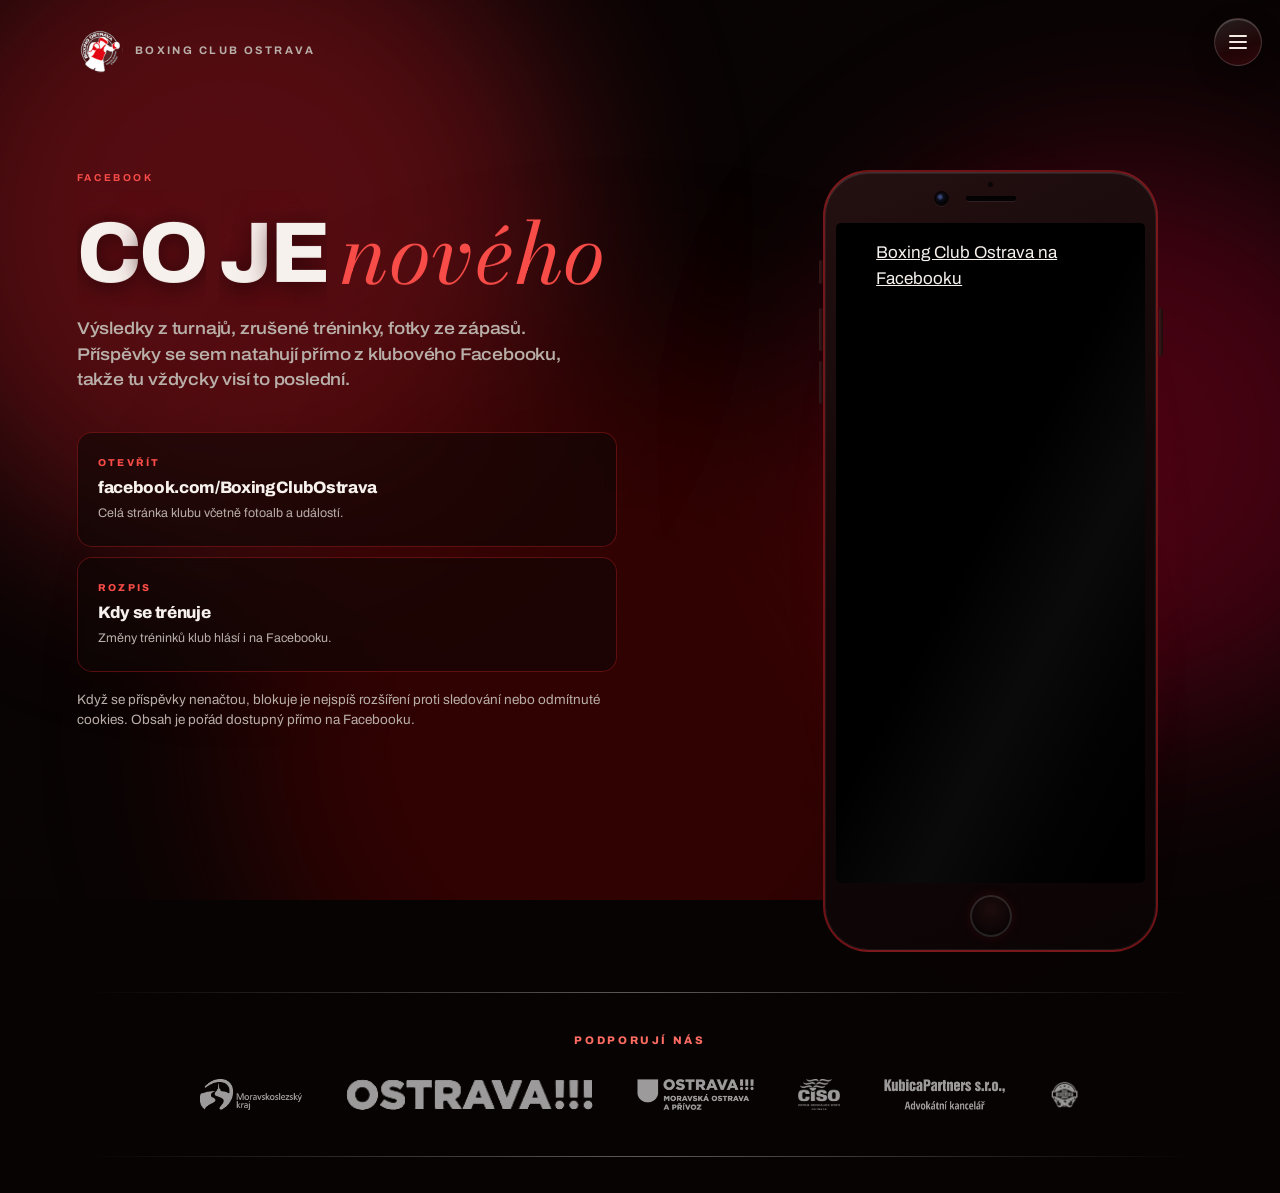
<file: facebook.html>
<!doctype html>
<html lang="cs">
<head>
<meta charset="utf-8">
<meta name="viewport" content="width=device-width,initial-scale=1">
<title>Facebook — Boxing Club Ostrava</title>
<meta name="description" content="Co je nového v Boxing Clubu Ostrava — příspěvky přímo z klubového Facebooku.">
<link rel="canonical" href="https://boxingclubostrava.cz/facebook">
<meta property="og:type" content="website">
<meta property="og:locale" content="cs_CZ">
<meta property="og:title" content="Facebook — Boxing Club Ostrava">
<meta property="og:description" content="Co je nového v Boxing Clubu Ostrava — příspěvky přímo z klubového Facebooku.">
<meta property="og:url" content="https://boxingclubostrava.cz/facebook">
<meta property="og:image" content="https://boxingclubostrava.cz/og.jpg">
<meta property="og:image:width" content="1200">
<meta property="og:image:height" content="630">
<meta name="twitter:card" content="summary_large_image">
<link rel="icon" href="logo.png">
<link rel="preload" href="/fonts/archivo-normal-latin.woff2" as="font" type="font/woff2" crossorigin>
<link href="/fonts/fonts.css?v=20261125a" rel="stylesheet">
<link rel="stylesheet" href="page.css?v=20260929x">
<link rel="stylesheet" href="menu.css?v=20260929x">
</head>
<body>

<div class="field" aria-hidden="true"><i></i><i></i><i></i></div>
<div class="torch" aria-hidden="true"></div>
<div class="grain" aria-hidden="true"></div>

<main>
  <div class="top">
    <a class="brand" href="/" aria-label="Boxing Club Ostrava – úvod">
      <img src="logo.png" alt="" width="512" height="512">
      <span>Boxing Club Ostrava</span>
    </a>
  </div>



  <section class="feed">
    <div class="fl">
    <header class="intro">
      <div class="eyebrow">Facebook</div>
      <h1>Co je <em>nového</em></h1>
      <p>Výsledky z turnajů, zrušené tréninky, fotky ze zápasů. Příspěvky se sem
         natahují přímo z klubového Facebooku, takže tu vždycky visí to poslední.</p>
    </header>
    <div class="side">
      <a class="kart" href="https://www.facebook.com/BoxingClubOstrava/" target="_blank" rel="noopener">
        <span>Otevřít</span>
        <strong>facebook.com/<wbr>BoxingClubOstrava</strong>
        <em>Celá stránka klubu včetně fotoalb a událostí.</em>
      </a>
      <a class="kart" href="/treninky">
        <span>Rozpis</span>
        <strong>Kdy se trénuje</strong>
        <em>Změny tréninků klub hlásí i na Facebooku.</em>
      </a>
      <p>Když se příspěvky nenačtou, blokuje je nejspíš rozšíření proti sledování
         nebo odmítnuté cookies. Obsah je pořád dostupný přímo na Facebooku.</p>
    </div>

    </div>
    <div class="phone">
    <div class="box" id="fbbox">
      <div class="wait" id="fbwait">Načítám příspěvky z Facebooku…</div>
      <!-- telefon po vzoru iPhonu 7: senzor, kamera, reproduktor, home tlacitko, bocni tlacitka, odlesk -->
      <i class="ph-sensor" aria-hidden="true"></i><i class="ph-cam" aria-hidden="true"></i><i class="ph-spk" aria-hidden="true"></i>
      <button class="ph-home" type="button" aria-label="Facebook zpět na začátek"></button>
      <i class="ph-btn ph-mute" aria-hidden="true"></i><i class="ph-btn ph-vol1" aria-hidden="true"></i><i class="ph-btn ph-vol2" aria-hidden="true"></i><i class="ph-btn ph-pwr" aria-hidden="true"></i>
      <i class="ph-glare" aria-hidden="true"></i><i class="ph-shut" aria-hidden="true"></i>
      <div class="fb-page"
           data-href="https://www.facebook.com/BoxingClubOstrava/"
           data-tabs="timeline"
           data-width="400"
           data-height="660"
           data-small-header="true"
           data-adapt-container-width="true"
           data-hide-cover="true"
           data-show-facepile="false">
        <blockquote cite="https://www.facebook.com/BoxingClubOstrava/" class="fb-xfbml-parse-ignore">
          <a href="https://www.facebook.com/BoxingClubOstrava/">Boxing Club Ostrava na Facebooku</a>
        </blockquote>
      </div>
    </div>
    </div>
  </section>

  <section class="spon" id="partneri">
    <h2>Podporují nás</h2>
    <div>
      <a href="https://www.msk.cz/" target="_blank" rel="noopener"><img src="logo-msk.png" alt="Moravskoslezský kraj" loading="lazy"></a>
      <a href="https://www.ostrava.cz/cs" target="_blank" rel="noopener"><img src="logo-ostrava.png" alt="Město Ostrava" loading="lazy"></a>
      <a href="https://moap.ostrava.cz/cs" target="_blank" rel="noopener"><img src="logo-moap.png" alt="Moravská Ostrava a Přívoz" loading="lazy"></a>
      <a href="https://www.facebook.com/CISO-613372175416216" target="_blank" rel="noopener"><img src="logo-ciso.png" alt="CISO" loading="lazy"></a>
      <a href="http://www.kubicapartners.cz/portal/home/" target="_blank" rel="noopener"><img src="logo-kubica.png" alt="Kubica Partners" loading="lazy"></a>
      <a href="http://www.czechboxing.cz/" target="_blank" rel="noopener"><img src="logo-cba.png" alt="Česká boxerská asociace" loading="lazy"></a>
    </div>
  </section>

</main>

<script src="page.js?v=20260929x" defer></script>
<script src="repel.js?v=20260929x" defer></script>
<script>
// SDK se stahuje az kdyz se sekce dostane do zaberu - jinak by stranku zdrzoval
// pul megabajtu skriptu, ktery vetsina navstevniku ani neuvidi.
(function(){
  var box=document.getElementById('fbbox'), wait=document.getElementById('fbwait'), done=false;
  function load(){
    if(done) return; done=true;
    var s=document.createElement('script');
    s.async=true; s.defer=true; s.crossOrigin='anonymous';
    s.src='https://connect.facebook.net/cs_CZ/sdk.js#xfbml=1&version=v21.0';
    s.onerror=function(){ wait.textContent='Facebook se nepodařilo načíst. Otevři stránku klubu vedle.'; };
    document.body.appendChild(s);
    // kdyz se plugin do osmi sekund nevykresli, necháme misto nej vysvetleni
    setTimeout(function(){
      if(!box.querySelector('iframe')) wait.textContent='Příspěvky se nenačetly — nejspíš je blokuje prohlížeč.';
      else wait.remove();
    },8000);
  }
  // home tlacitko: plugin se nacte znovu -> zpet na zacatek prispevku
  var home=box.querySelector('.ph-home');
  if(home) home.addEventListener('click',function(){
    // displej zhasne (cerna se zavre od kraju ke stredu), Facebook se na pozadi
    // nacte znovu od zacatku a po vteřine se displej zase otevre od stredu
    if(box.classList.contains('off')) return;
    box.classList.add('off');
    setTimeout(function(){ var f=box.querySelector('.fb-page iframe'); if(f) f.src=f.src; },450);
    setTimeout(function(){ box.classList.remove('off'); },1450);
  });
  if('IntersectionObserver' in window){
    new IntersectionObserver(function(e,o){
      if(e[0].isIntersecting){ load(); o.disconnect(); }
    },{rootMargin:'300px'}).observe(box);
  } else load();
})();
</script>
<script src="menu.js?v=20261125b" defer></script>
<script src="splash.js?v=20260929x" defer></script>
</body>
</html>
</file>
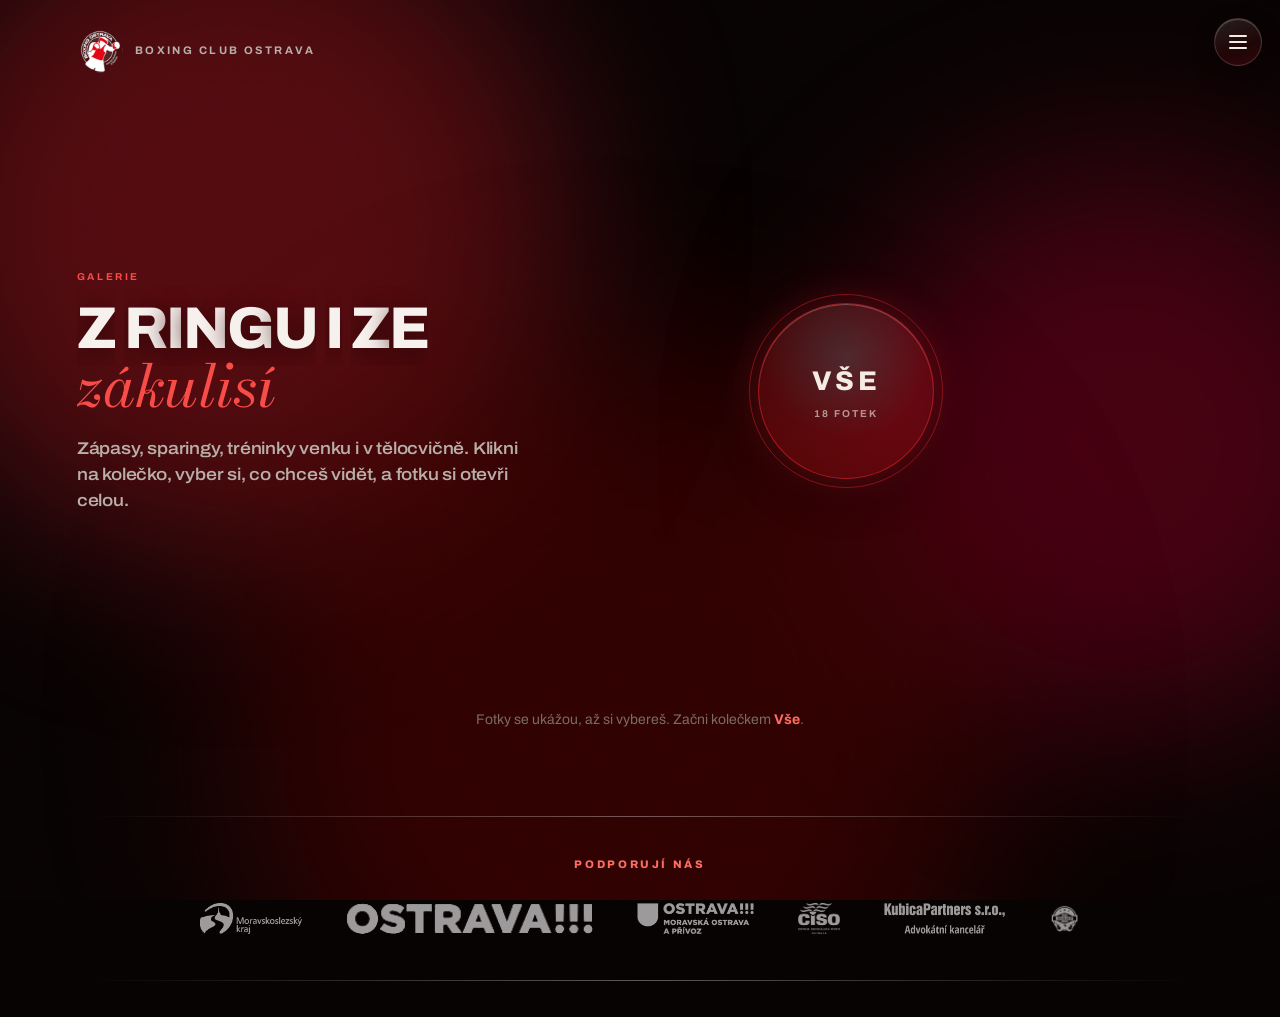
<file: galerie.html>
<!doctype html>
<html lang="cs">
<head>
<meta charset="utf-8">
<meta name="viewport" content="width=device-width,initial-scale=1">
<title>Galerie — Boxing Club Ostrava</title>
<meta name="description" content="Fotky z Boxing Clubu Ostrava: zápasy, sparingy, tréninky a akce klubu.">
<link rel="canonical" href="https://boxingclubostrava.cz/galerie">
<meta property="og:type" content="website">
<meta property="og:locale" content="cs_CZ">
<meta property="og:title" content="Galerie — Boxing Club Ostrava">
<meta property="og:description" content="Fotky z Boxing Clubu Ostrava: zápasy, sparingy, tréninky a akce klubu.">
<meta property="og:url" content="https://boxingclubostrava.cz/galerie">
<meta property="og:image" content="https://boxingclubostrava.cz/og.jpg">
<meta property="og:image:width" content="1200">
<meta property="og:image:height" content="630">
<meta name="twitter:card" content="summary_large_image">
<link rel="icon" href="logo.png">
<link rel="preload" href="/fonts/archivo-normal-latin.woff2" as="font" type="font/woff2" crossorigin>
<link href="/fonts/fonts.css?v=20261125a" rel="stylesheet">
<link rel="stylesheet" href="page.css?v=20260929x">
<link rel="stylesheet" href="menu.css?v=20260929x">
</head>
<body>

<div class="field" aria-hidden="true"><i></i><i></i><i></i></div>
<div class="torch" aria-hidden="true"></div>
<div class="grain" aria-hidden="true"></div>

<main>
  <div class="top">
    <a class="brand" href="/" aria-label="Boxing Club Ostrava – úvod">
      <img src="logo.png" alt="" width="512" height="512">
      <span>Boxing Club Ostrava</span>
    </a>
  </div>

  <div class="split wide">
  <header class="intro">
    <div class="eyebrow">Galerie</div>
    <h1 data-repel=".7">Z ringu i ze <em>zákulisí</em></h1>
    <p>Zápasy, sparingy, tréninky venku i v tělocvičně. Klikni na kolečko,
       vyber si, co chceš vidět, a fotku si otevři celou.</p>
  </header>
  <!-- vyber fotek: kolecko "Vse", po kliknuti z nej vyletí pilulky s kategoriemi -->
  <div class="orbit" role="group" aria-label="Výběr fotek">
    <i class="orbit-ring" aria-hidden="true"></i>
    <button class="orb" type="button" data-f="*" aria-pressed="false" aria-expanded="false"><span>Vše</span><small>18 fotek</small></button>
    <button class="sat" type="button" data-f="zapasy" aria-pressed="false" style="--a:-135deg">Zápasy</button>
    <button class="sat" type="button" data-f="treninky" aria-pressed="false" style="--a:-45deg">Tréninky</button>
    <button class="sat" type="button" data-f="akce" aria-pressed="false" style="--a:45deg">Akce</button>
    <button class="sat" type="button" data-f="archiv" aria-pressed="false" style="--a:135deg">Archiv</button>
  </div>
  </div>

  <section class="gal">
    <p class="gal-hint">Fotky se ukážou, až si vybereš. Začni kolečkem <b>Vše</b>.</p>
    <div class="gal-grid">
      <figure class="hide" style="--r:1.5000" data-c="zapasy" data-full="foto/elb-2026-1.webp" tabindex="0"><img src="foto/elb-2026-1-m.webp" alt="Extraliga boxu, Ostrava – Praha, 19. 9. 2026" width="720" height="480" loading="lazy" decoding="async"><figcaption>Extraliga boxu, Ostrava – Praha, 19. 9. 2026</figcaption></figure>
      <figure class="hide" style="--r:1.3333" data-c="treninky" data-full="foto/sparing-venku-1.webp" tabindex="0"><img src="foto/sparing-venku-1-m.webp" alt="Sparingová středa na venkovním areálu" width="720" height="540" loading="lazy" decoding="async"><figcaption>Sparingová středa na venkovním areálu</figcaption></figure>
      <figure class="hide" style="--r:0.6667" data-c="zapasy" data-full="foto/elb-2026-4.webp" tabindex="0"><img src="foto/elb-2026-4-m.webp" alt="Extraliga boxu, Ostrava – Praha, 19. 9. 2026" width="480" height="720" loading="lazy" decoding="async"><figcaption>Extraliga boxu, Ostrava – Praha, 19. 9. 2026</figcaption></figure>
      <figure class="hide" style="--r:1.5000" data-c="akce" data-full="foto/treneri-2026.webp" tabindex="0"><img src="foto/treneri-2026-m.webp" alt="Trenéři klubu" width="720" height="480" loading="lazy" decoding="async"><figcaption>Trenéři klubu</figcaption></figure>
      <figure class="hide" style="--r:1.5000" data-c="zapasy" data-full="foto/elb-2026-2.webp" tabindex="0"><img src="foto/elb-2026-2-m.webp" alt="Extraliga boxu, Ostrava – Praha, 19. 9. 2026" width="720" height="480" loading="lazy" decoding="async"><figcaption>Extraliga boxu, Ostrava – Praha, 19. 9. 2026</figcaption></figure>
      <figure class="hide" style="--r:1.3333" data-c="treninky" data-full="foto/sparing-venku-2.webp" tabindex="0"><img src="foto/sparing-venku-2-m.webp" alt="Sparing SCM a klubů z celého kraje" width="720" height="540" loading="lazy" decoding="async"><figcaption>Sparing SCM a klubů z celého kraje</figcaption></figure>
      <figure class="hide" style="--r:1.5000" data-c="akce" data-full="foto/reprezentace.webp" tabindex="0"><img src="foto/reprezentace-m.webp" alt="S reprezentací" width="720" height="480" loading="lazy" decoding="async"><figcaption>S reprezentací</figcaption></figure>
      <figure class="hide" style="--r:1.5000" data-c="zapasy" data-full="foto/elb-2026-3.webp" tabindex="0"><img src="foto/elb-2026-3-m.webp" alt="Extraliga boxu, Ostrava – Praha, 19. 9. 2026" width="720" height="480" loading="lazy" decoding="async"><figcaption>Extraliga boxu, Ostrava – Praha, 19. 9. 2026</figcaption></figure>
      <figure class="hide" style="--r:1.3333" data-c="treninky" data-full="foto/trenink-venku.webp" tabindex="0"><img src="foto/trenink-venku-m.webp" alt="Letní trénink venku" width="720" height="540" loading="lazy" decoding="async"><figcaption>Letní trénink venku</figcaption></figure>
      <figure class="hide" style="--r:0.7500" data-c="akce" data-full="foto/na-ceste.webp" tabindex="0"><img src="foto/na-ceste-m.webp" alt="Na cestě za turnajem" width="540" height="720" loading="lazy" decoding="async"><figcaption>Na cestě za turnajem</figcaption></figure>
      <figure class="hide" style="--r:1.3333" data-c="treninky" data-full="foto/trenink-telocvicna.webp" tabindex="0"><img src="foto/trenink-telocvicna-m.webp" alt="Trénink v tělocvičně na Nádražní" width="720" height="540" loading="lazy" decoding="async"><figcaption>Trénink v tělocvičně na Nádražní</figcaption></figure>
      <figure class="hide" style="--r:0.7500" data-c="akce" data-full="foto/lysa-hora.webp" tabindex="0"><img src="foto/lysa-hora-m.webp" alt="Kondiční výjezd" width="540" height="720" loading="lazy" decoding="async"><figcaption>Kondiční výjezd</figcaption></figure>
      <figure class="hide" style="--r:1.3333" data-c="treninky" data-full="foto/sparing-telocvicna.webp" tabindex="0"><img src="foto/sparing-telocvicna-m.webp" alt="Sparing v tělocvičně" width="640" height="480" loading="lazy" decoding="async"><figcaption>Sparing v tělocvičně</figcaption></figure>
      <figure class="hide" style="--r:1.3333" data-c="archiv" data-full="foto/mcr-2020-1.webp" tabindex="0"><img src="foto/mcr-2020-1-m.webp" alt="Výprava na MČR juniorů 2020" width="720" height="540" loading="lazy" decoding="async"><figcaption>Výprava na MČR juniorů 2020</figcaption></figure>
      <figure class="hide" style="--r:0.7500" data-c="archiv" data-full="foto/boxgala-viden-1.webp" tabindex="0"><img src="foto/boxgala-viden-1-m.webp" alt="Boxgala Vídeň, únor 2020" width="540" height="720" loading="lazy" decoding="async"><figcaption>Boxgala Vídeň, únor 2020</figcaption></figure>
      <figure class="hide" style="--r:1.3333" data-c="archiv" data-full="foto/mcr-2020-2.webp" tabindex="0"><img src="foto/mcr-2020-2-m.webp" alt="MČR juniorů 2020, Nové Strašecí" width="720" height="540" loading="lazy" decoding="async"><figcaption>MČR juniorů 2020, Nové Strašecí</figcaption></figure>
      <figure class="hide" style="--r:1.3333" data-c="archiv" data-full="foto/boxgala-viden-2.webp" tabindex="0"><img src="foto/boxgala-viden-2-m.webp" alt="Boxgala Vídeň, únor 2020" width="720" height="540" loading="lazy" decoding="async"><figcaption>Boxgala Vídeň, únor 2020</figcaption></figure>
      <figure class="hide" style="--r:1.3333" data-c="archiv" data-full="foto/mcr-2020-3.webp" tabindex="0"><img src="foto/mcr-2020-3-m.webp" alt="MČR juniorů 2020, Nové Strašecí" width="720" height="540" loading="lazy" decoding="async"><figcaption>MČR juniorů 2020, Nové Strašecí</figcaption></figure>
    </div>
  </section>


  <section class="spon">
    <h2>Podporují nás</h2>
    <div>
      <a href="https://www.msk.cz/" target="_blank" rel="noopener"><img src="logo-msk.png" alt="Moravskoslezský kraj" loading="lazy"></a>
      <a href="https://www.ostrava.cz/cs" target="_blank" rel="noopener"><img src="logo-ostrava.png" alt="Město Ostrava" loading="lazy"></a>
      <a href="https://moap.ostrava.cz/cs" target="_blank" rel="noopener"><img src="logo-moap.png" alt="Moravská Ostrava a Přívoz" loading="lazy"></a>
      <a href="https://www.facebook.com/CISO-613372175416216" target="_blank" rel="noopener"><img src="logo-ciso.png" alt="CISO" loading="lazy"></a>
      <a href="http://www.kubicapartners.cz/portal/home/" target="_blank" rel="noopener"><img src="logo-kubica.png" alt="Kubica Partners" loading="lazy"></a>
      <a href="http://www.czechboxing.cz/" target="_blank" rel="noopener"><img src="logo-cba.png" alt="Česká boxerská asociace" loading="lazy"></a>
    </div>
  </section>
</main>

  <div class="lb" aria-hidden="true" role="dialog" aria-label="Náhled fotky">
    <button class="lb-x" type="button" aria-label="Zavřít"><i></i><i></i></button>
    <button class="lb-p" type="button" aria-label="Předchozí">‹</button>
    <figure><img alt=""><figcaption></figcaption></figure>
    <button class="lb-n" type="button" aria-label="Další">›</button>
  </div>

<script>
// Galerie: filtr (pilulky) a nahled pres celou obrazovku - sipky, Esc, swipe.
(function(){
  var figs=[].slice.call(document.querySelectorAll('.gal-grid figure')),
      lb=document.querySelector('.lb'), img=lb.querySelector('img'), cap=lb.querySelector('figcaption'), cur=0;
  var orbit=document.querySelector('.orbit'), orb=orbit.querySelector('.orb'), hint=document.querySelector('.gal-hint'),
      btns=[].slice.call(orbit.querySelectorAll('button'));
  function pick(f){
    btns.forEach(function(x){x.setAttribute('aria-pressed',x.dataset.f===f?'true':'false');});
    hint.classList.add('gone'); var n=0;
    figs.forEach(function(fi){
      var on=(f==='*'||fi.dataset.c===f);
      fi.classList.remove('in'); fi.classList.toggle('hide',!on);
      if(on){ fi.style.setProperty('--d',(n++*55)+'ms'); void fi.offsetWidth; fi.classList.add('in'); }
    });
    requestAnimationFrame(function(){ layout(); requestAnimationFrame(layout); });   // az po objeveni posuvniku
  }
  // Zarovnane rady: vybrane fotky se rozdeli do vyrovnanych rad (podle soucetu pomeru
  // stran) a kazda rada se dopocita presne na sirku mrizky - vsechny konci vpravo.
  var grid=document.querySelector('.gal-grid'), GAP=12;
  function layout(){
    // Rady se plni zleva doprava pri cilove vysce H. Plna rada se dopocita presne na
    // sirku mrizky; neuplna posledni rada zustane v cilove vysce zarovnana vlevo
    // (zadna osamela roztazena fotka).
    var v=vis(); if(!v.length) return;
    var W=grid.clientWidth, H=innerWidth<700?150:230;
    var r=v.map(function(f){return parseFloat(f.style.getPropertyValue('--r'))||1.5;});
    var row=[], sum=0;
    function flush(full){
      var h=full?(W-GAP*(row.length-1))/sum:H, used=0;
      row.forEach(function(j,q){
        var w=Math.floor(r[j]*h);
        if(full&&q===row.length-1) w=Math.floor(W-GAP*(row.length-1)-used)-1;   // presny doplnek, zadne preteceni do dalsi rady
        used+=w; v[j].style.width=w+'px'; v[j].style.height=Math.round(h)+'px'; v[j].style.flexGrow='0';
      });
      row=[]; sum=0;
    }
    for(var i=0;i<v.length;i++){
      row.push(i); sum+=r[i];
      if(v.length>6&&sum*H+GAP*(row.length-1)>=W) flush(true);
    }
    if(row.length) flush(v.length<=6||sum*H+GAP*(row.length-1)>=W*.8);   // malou sadu vzdy do jedne plne rady
  }
  var rt; function later(){ clearTimeout(rt); rt=setTimeout(layout,60); }
  addEventListener('resize',later);
  if('ResizeObserver' in window) new ResizeObserver(later).observe(grid);   // sirka mrizky se meni i posuvnikem
  orb.addEventListener('click',function(){
    var o=!orbit.classList.contains('open'); orbit.classList.toggle('open',o); orb.setAttribute('aria-expanded',o?'true':'false');
    if(o){ pick('*'); return; }
    // druhy klik: drahu zavre a fotky schova
    btns.forEach(function(x){x.setAttribute('aria-pressed','false');});
    figs.forEach(function(fi){fi.classList.remove('in'); fi.classList.add('hide');});
    hint.classList.remove('gone');
  });
  orbit.querySelectorAll('.sat').forEach(function(s){ s.addEventListener('click',function(){ pick(s.dataset.f); }); });
  function vis(){return figs.filter(function(f){return !f.classList.contains('hide');});}
  function show(f){
    var v=vis(); cur=v.indexOf(f); img.src=f.dataset.full; img.alt=f.querySelector('img').alt;
    cap.textContent=f.querySelector('figcaption').textContent;
    lb.classList.add('on'); lb.setAttribute('aria-hidden','false'); document.documentElement.classList.add('lb-open');
  }
  function step(d){var v=vis(); if(!v.length) return; cur=(cur+d+v.length)%v.length; show(v[cur]);}
  function close(){lb.classList.remove('on'); lb.setAttribute('aria-hidden','true'); document.documentElement.classList.remove('lb-open');}
  figs.forEach(function(f){
    f.addEventListener('click',function(){show(f);});
    f.addEventListener('keydown',function(e){if(e.key==='Enter'||e.key===' '){e.preventDefault();show(f);}});
  });
  lb.querySelector('.lb-x').addEventListener('click',close);
  lb.querySelector('.lb-p').addEventListener('click',function(e){e.stopPropagation();step(-1);});
  lb.querySelector('.lb-n').addEventListener('click',function(e){e.stopPropagation();step(1);});
  lb.addEventListener('click',function(e){if(e.target===lb) close();});
  document.addEventListener('keydown',function(e){
    if(!lb.classList.contains('on')) return;
    if(e.key==='Escape') close(); else if(e.key==='ArrowLeft') step(-1); else if(e.key==='ArrowRight') step(1);
  });
  var sx=null;
  lb.addEventListener('touchstart',function(e){sx=e.touches[0].clientX;},{passive:true});
  lb.addEventListener('touchend',function(e){if(sx===null)return; var d=e.changedTouches[0].clientX-sx; if(Math.abs(d)>50) step(d<0?1:-1); sx=null;});
})();
</script>
<script src="page.js?v=20260929x" defer></script>
<script src="repel.js?v=20260929x" defer></script>
<script src="menu.js?v=20261125b" defer></script>
<script src="splash.js?v=20260929x" defer></script>
</body>
</html>
</file>
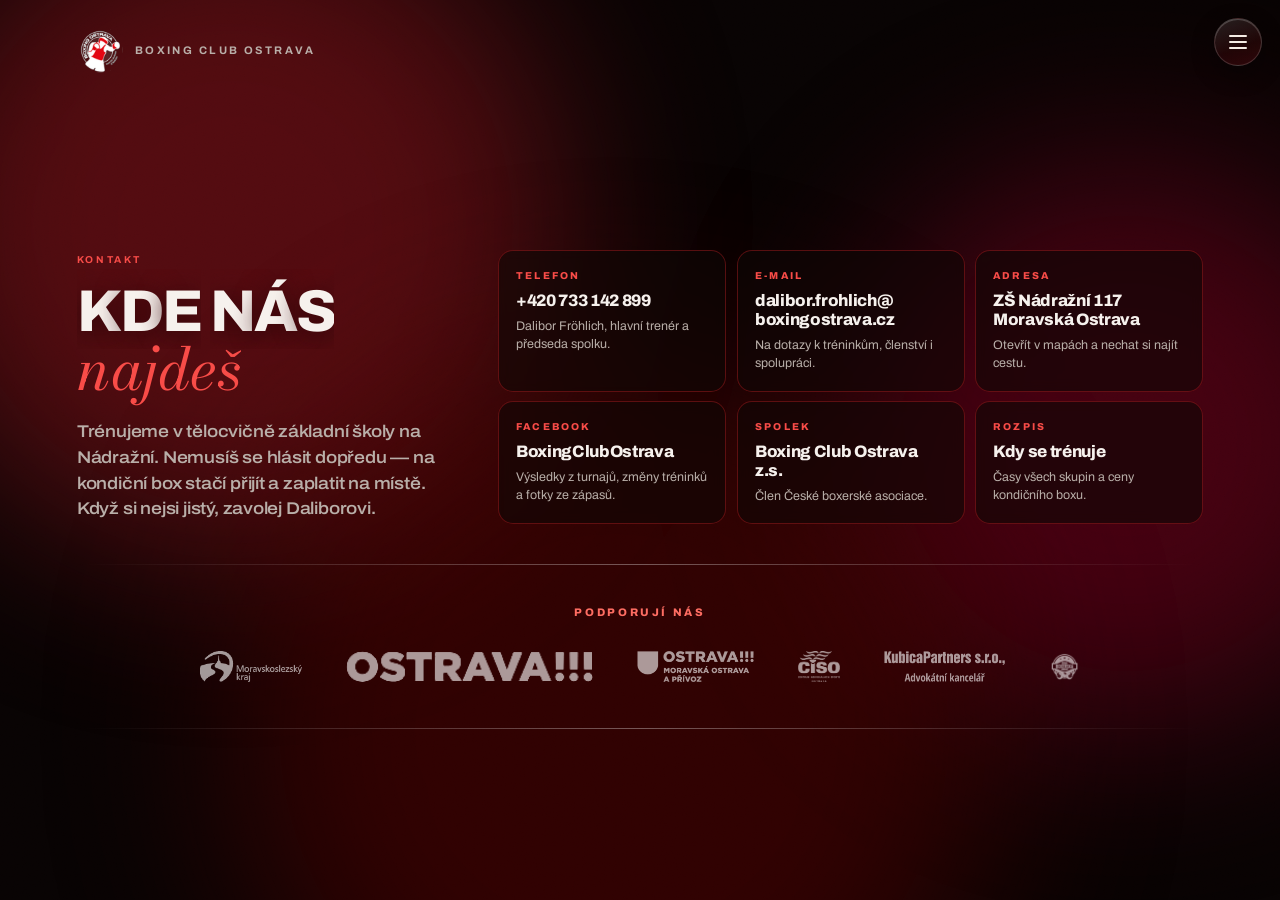
<file: kontakt.html>
<!doctype html>
<html lang="cs">
<head>
<meta charset="utf-8">
<meta name="viewport" content="width=device-width,initial-scale=1">
<title>Kontakt — Boxing Club Ostrava</title>
<meta name="description" content="Boxing Club Ostrava, ZŠ Nádražní 117, Moravská Ostrava. Telefon, e-mail a cesta do tělocvičny.">
<link rel="canonical" href="https://boxingclubostrava.cz/kontakt">
<meta property="og:type" content="website">
<meta property="og:locale" content="cs_CZ">
<meta property="og:title" content="Kontakt — Boxing Club Ostrava">
<meta property="og:description" content="Boxing Club Ostrava, ZŠ Nádražní 117, Moravská Ostrava. Telefon, e-mail a cesta do tělocvičny.">
<meta property="og:url" content="https://boxingclubostrava.cz/kontakt">
<meta property="og:image" content="https://boxingclubostrava.cz/og.jpg">
<meta property="og:image:width" content="1200">
<meta property="og:image:height" content="630">
<meta name="twitter:card" content="summary_large_image">
<link rel="icon" href="logo.png">
<link rel="preload" href="/fonts/archivo-normal-latin.woff2" as="font" type="font/woff2" crossorigin>
<link href="/fonts/fonts.css?v=20261125a" rel="stylesheet">
<link rel="stylesheet" href="page.css?v=20260929x">
<link rel="stylesheet" href="menu.css?v=20260929x">
</head>
<body>

<div class="field" aria-hidden="true"><i></i><i></i><i></i></div>
<div class="torch" aria-hidden="true"></div>
<div class="grain" aria-hidden="true"></div>

<main>
  <div class="top">
    <a class="brand" href="/" aria-label="Boxing Club Ostrava – úvod">
      <img src="logo.png" alt="" width="512" height="512">
      <span>Boxing Club Ostrava</span>
    </a>
  </div>

  <div class="kcenter">
  <div class="split">
  <header class="intro">
    <div class="eyebrow">Kontakt</div>
    <h1>Kde nás <em>najdeš</em></h1>
    <p>Trénujeme v tělocvičně základní školy na Nádražní. Nemusíš se hlásit dopředu —
       na kondiční box stačí přijít a zaplatit na místě. Když si nejsi jistý,
       zavolej Daliborovi.</p>
  </header>

  <section class="kont">
    <a class="kart" href="tel:+420733142899">
      <span>Telefon</span>
      <strong>+420 733 142 899</strong>
      <em>Dalibor Fröhlich, hlavní trenér a předseda spolku.</em>
    </a>
    <a class="kart" href="mailto:dalibor.frohlich@boxingostrava.cz">
      <span>E-mail</span>
      <strong>dalibor.frohlich@<wbr>boxingostrava.cz</strong>
      <em>Na dotazy k tréninkům, členství i spolupráci.</em>
    </a>
    <a class="kart" href="https://www.google.com/maps/search/?api=1&amp;query=Z%C5%A0%20N%C3%A1dra%C5%BEn%C3%AD%20117%20Moravsk%C3%A1%20Ostrava" target="_blank" rel="noopener">
      <span>Adresa</span>
      <strong>ZŠ Nádražní 117<br>Moravská Ostrava</strong>
      <em>Otevřít v mapách a nechat si najít cestu.</em>
    </a>
    <a class="kart" href="https://www.facebook.com/BoxingClubOstrava/" target="_blank" rel="noopener">
      <span>Facebook</span>
      <strong>BoxingClubOstrava</strong>
      <em>Výsledky z turnajů, změny tréninků a fotky ze zápasů.</em>
    </a>
    <div class="kart">
      <span>Spolek</span>
      <strong>Boxing Club Ostrava z.s.</strong>
      <em>Člen České boxerské asociace.</em>
    </div>
    <a class="kart" href="/treninky">
      <span>Rozpis</span>
      <strong>Kdy se trénuje</strong>
      <em>Časy všech skupin a ceny kondičního boxu.</em>
    </a>
  </section>
  </div>

  <section class="spon">
    <h2>Podporují nás</h2>
    <div>
      <a href="https://www.msk.cz/" target="_blank" rel="noopener"><img src="logo-msk.png" alt="Moravskoslezský kraj" loading="lazy"></a>
      <a href="https://www.ostrava.cz/cs" target="_blank" rel="noopener"><img src="logo-ostrava.png" alt="Město Ostrava" loading="lazy"></a>
      <a href="https://moap.ostrava.cz/cs" target="_blank" rel="noopener"><img src="logo-moap.png" alt="Moravská Ostrava a Přívoz" loading="lazy"></a>
      <a href="https://www.facebook.com/CISO-613372175416216" target="_blank" rel="noopener"><img src="logo-ciso.png" alt="CISO" loading="lazy"></a>
      <a href="http://www.kubicapartners.cz/portal/home/" target="_blank" rel="noopener"><img src="logo-kubica.png" alt="Kubica Partners" loading="lazy"></a>
      <a href="http://www.czechboxing.cz/" target="_blank" rel="noopener"><img src="logo-cba.png" alt="Česká boxerská asociace" loading="lazy"></a>
    </div>
  </section>
  </div>
</main>

<script src="page.js?v=20260929x" defer></script>
<script src="repel.js?v=20260929x" defer></script>
<script src="menu.js?v=20261125b" defer></script>
<script src="splash.js?v=20260929x" defer></script>
</body>
</html>
</file>
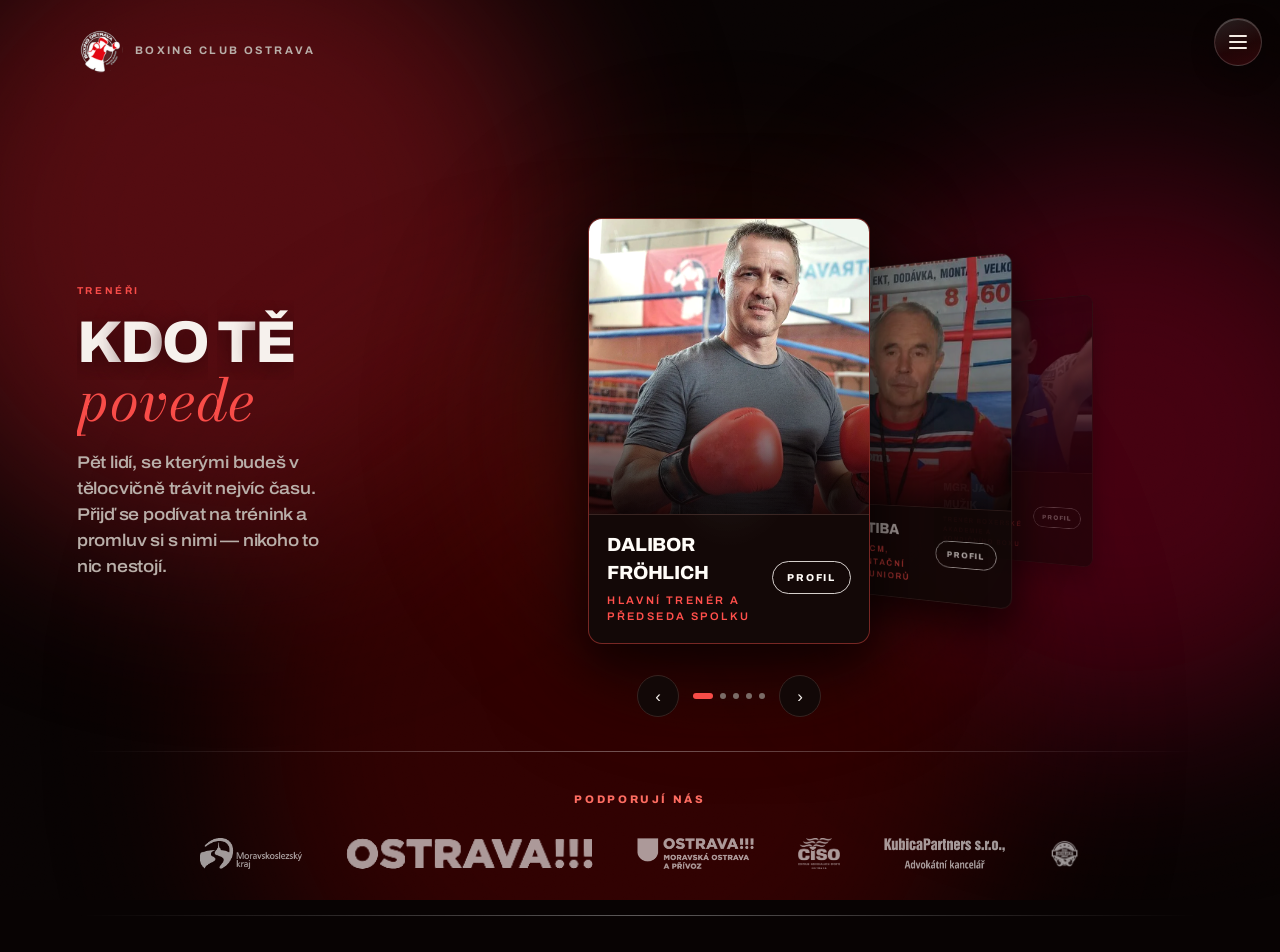
<file: treneri.html>
<!doctype html>
<html lang="cs">
<head>
<meta charset="utf-8">
<meta name="viewport" content="width=device-width,initial-scale=1">
<title>Trenéři — Boxing Club Ostrava</title>
<meta name="description" content="Lidé, kteří tě v Boxing Clubu Ostrava povedou.">
<link rel="canonical" href="https://boxingclubostrava.cz/treneri">
<meta property="og:type" content="website">
<meta property="og:locale" content="cs_CZ">
<meta property="og:title" content="Trenéři — Boxing Club Ostrava">
<meta property="og:description" content="Lidé, kteří tě v Boxing Clubu Ostrava povedou.">
<meta property="og:url" content="https://boxingclubostrava.cz/treneri">
<meta property="og:image" content="https://boxingclubostrava.cz/og.jpg">
<meta property="og:image:width" content="1200">
<meta property="og:image:height" content="630">
<meta name="twitter:card" content="summary_large_image">
<link rel="icon" href="logo.png">
<link rel="preload" href="/fonts/archivo-normal-latin.woff2" as="font" type="font/woff2" crossorigin>
<link href="/fonts/fonts.css?v=20261125a" rel="stylesheet">
<link rel="stylesheet" href="carousel.css?v=20260929x">
<link rel="stylesheet" href="page.css?v=20260929x">

<link rel="stylesheet" href="menu.css?v=20260929x">
</head>
<body>

<div class="field" aria-hidden="true"><i></i><i></i><i></i></div>
<div class="torch" aria-hidden="true"></div>
<div class="grain" aria-hidden="true"></div>

<main>
  <div class="top">
    <a class="brand" href="/" aria-label="Boxing Club Ostrava – úvod">
      <img src="logo.png" alt="" width="512" height="512">
      <span>Boxing Club Ostrava</span>
    </a>
  </div>

  <div class="split">
  <header class="intro">
    <div class="eyebrow">Trenéři</div>
    <h1>Kdo tě <em>povede</em></h1>
    <p>Pět lidí, se kterými budeš v tělocvičně trávit nejvíc času. Přijď se podívat na trénink
       a promluv si s nimi — nikoho to nic nestojí.</p>
  </header>

  <section class="rozc">
    <div class="cf" id="cf" data-mode="expand">
      <div class="cf-glow" aria-hidden="true"></div>
      <div class="cf-stage">
        <div class="cf-card" data-href="#" data-glow="oklch(50% .16 32/.55)" data-img="foto/trener-dalibor-frohlich.webp" data-name="Dalibor Fröhlich" data-role="Hlavní trenér a předseda spolku" data-bio="Vede klub a zároveň trénuje. Držitel certifikace AIBA 1-Star Coach Certification Courses." data-mail="dalibor.frohlich@boxingostrava.cz"
           style="--img:url(foto/trener-dalibor-frohlich.webp)"><span class="cf-panel">
          <span class="cf-art"></span>
          <span class="cf-meta"><div><strong>Dalibor Fröhlich</strong><em>Hlavní trenér a předseda spolku</em></div></span>
        </span></div>
        <div class="cf-card" data-href="#" data-glow="oklch(42% .15 22/.55)" data-img="foto/trener-jiri-kotiba.webp" data-name="Jiří Kotiba" data-role="Trenér SCM, reprezentační trenér juniorů" data-bio="Vede Sportovní centrum mládeže a českou juniorskou reprezentaci. Pod jeho vedením získal Erik Suchý zlato na turnaji AIBA."
           style="--img:url(foto/trener-jiri-kotiba.webp)"><span class="cf-panel">
          <span class="cf-art"></span>
          <span class="cf-meta"><div><strong>Jiří Kotiba</strong><em>Trenér SCM, reprezentační trenér juniorů</em></div></span>
        </span></div>
        <div class="cf-card" data-href="#" data-glow="oklch(46% .18 25/.55)" data-img="foto/trener-jan-muzik.webp" data-name="Mgr. Jan Mužik" data-role="Trenér Boxerské akademie a kondičního boxu" data-bio="Boxerská akademie a kondiční box — skupiny pro ty, kdo nechtějí do ringu, ale chtějí trénovat naplno."
           style="--img:url(foto/trener-jan-muzik.webp)"><span class="cf-panel">
          <span class="cf-art"></span>
          <span class="cf-meta"><div><strong>Mgr. Jan Mužik</strong><em>Trenér Boxerské akademie a kondičního boxu</em></div></span>
        </span></div>
        <div class="cf-card" data-href="#" data-glow="oklch(38% .16 18/.5)" data-img="foto/trener-nela-freiherrova.webp" data-name="Ing. Nela Freiherrová" data-role="Trenérka Boxerské akademie a kondičního boxu" data-bio="Boxerská akademie a kondiční box. Vede tréninky pro začátečníky i pokročilé."
           style="--img:url(foto/trener-nela-freiherrova.webp)"><span class="cf-panel">
          <span class="cf-art"></span>
          <span class="cf-meta"><div><strong>Ing. Nela Freiherrová</strong><em>Trenérka Boxerské akademie a kondičního boxu</em></div></span>
        </span></div>
        <div class="cf-card" data-href="#" data-glow="oklch(36% .13 20/.5)" data-img="foto/trener-robert-bilik.webp" data-name="Robert Bilík" data-role="Trenér mládeže" data-bio="Stará se o mládežnické skupiny — první rukavice, základy techniky a první zápasy."
           style="--img:url(foto/trener-robert-bilik.webp)"><span class="cf-panel">
          <span class="cf-art"></span>
          <span class="cf-meta"><div><strong>Robert Bilík</strong><em>Trenér mládeže</em></div></span>
        </span></div>
      </div>
      <div class="cf-nav">
        <button class="cf-prev" type="button" aria-label="Předchozí">&#8249;</button>
        <div class="cf-dots"></div>
        <button class="cf-next" type="button" aria-label="Další">&#8250;</button>
      </div>
      <aside class="cf-detail">
        <div class="cf-d-img"></div>
        <h2 class="cf-d-name"></h2>
        <p class="cf-d-role"></p>
        <p class="cf-d-bio"></p>
        <a class="cf-d-mail" href="#"></a>
        <div><button class="cf-d-close" type="button">Zavřít</button></div>
      </aside>
    </div>
  </section>
</div>

  <section class="spon">
    <h2>Podporují nás</h2>
    <div>
      <a href="https://www.msk.cz/" target="_blank" rel="noopener"><img src="logo-msk.png" alt="Moravskoslezský kraj" loading="lazy"></a>
      <a href="https://www.ostrava.cz/cs" target="_blank" rel="noopener"><img src="logo-ostrava.png" alt="Město Ostrava" loading="lazy"></a>
      <a href="https://moap.ostrava.cz/cs" target="_blank" rel="noopener"><img src="logo-moap.png" alt="Moravská Ostrava a Přívoz" loading="lazy"></a>
      <a href="https://www.facebook.com/CISO-613372175416216" target="_blank" rel="noopener"><img src="logo-ciso.png" alt="CISO" loading="lazy"></a>
      <a href="http://www.kubicapartners.cz/portal/home/" target="_blank" rel="noopener"><img src="logo-kubica.png" alt="Kubica Partners" loading="lazy"></a>
      <a href="http://www.czechboxing.cz/" target="_blank" rel="noopener"><img src="logo-cba.png" alt="Česká boxerská asociace" loading="lazy"></a>
    </div>
  </section>

</main>

<script src="carousel.js?v=20260929x" defer></script>
<script src="page.js?v=20260929x" defer></script>
<script src="repel.js?v=20260929x" defer></script>

<script src="menu.js?v=20261125b" defer></script>
<script src="splash.js?v=20260929x" defer></script>
</body>
</html>
</file>
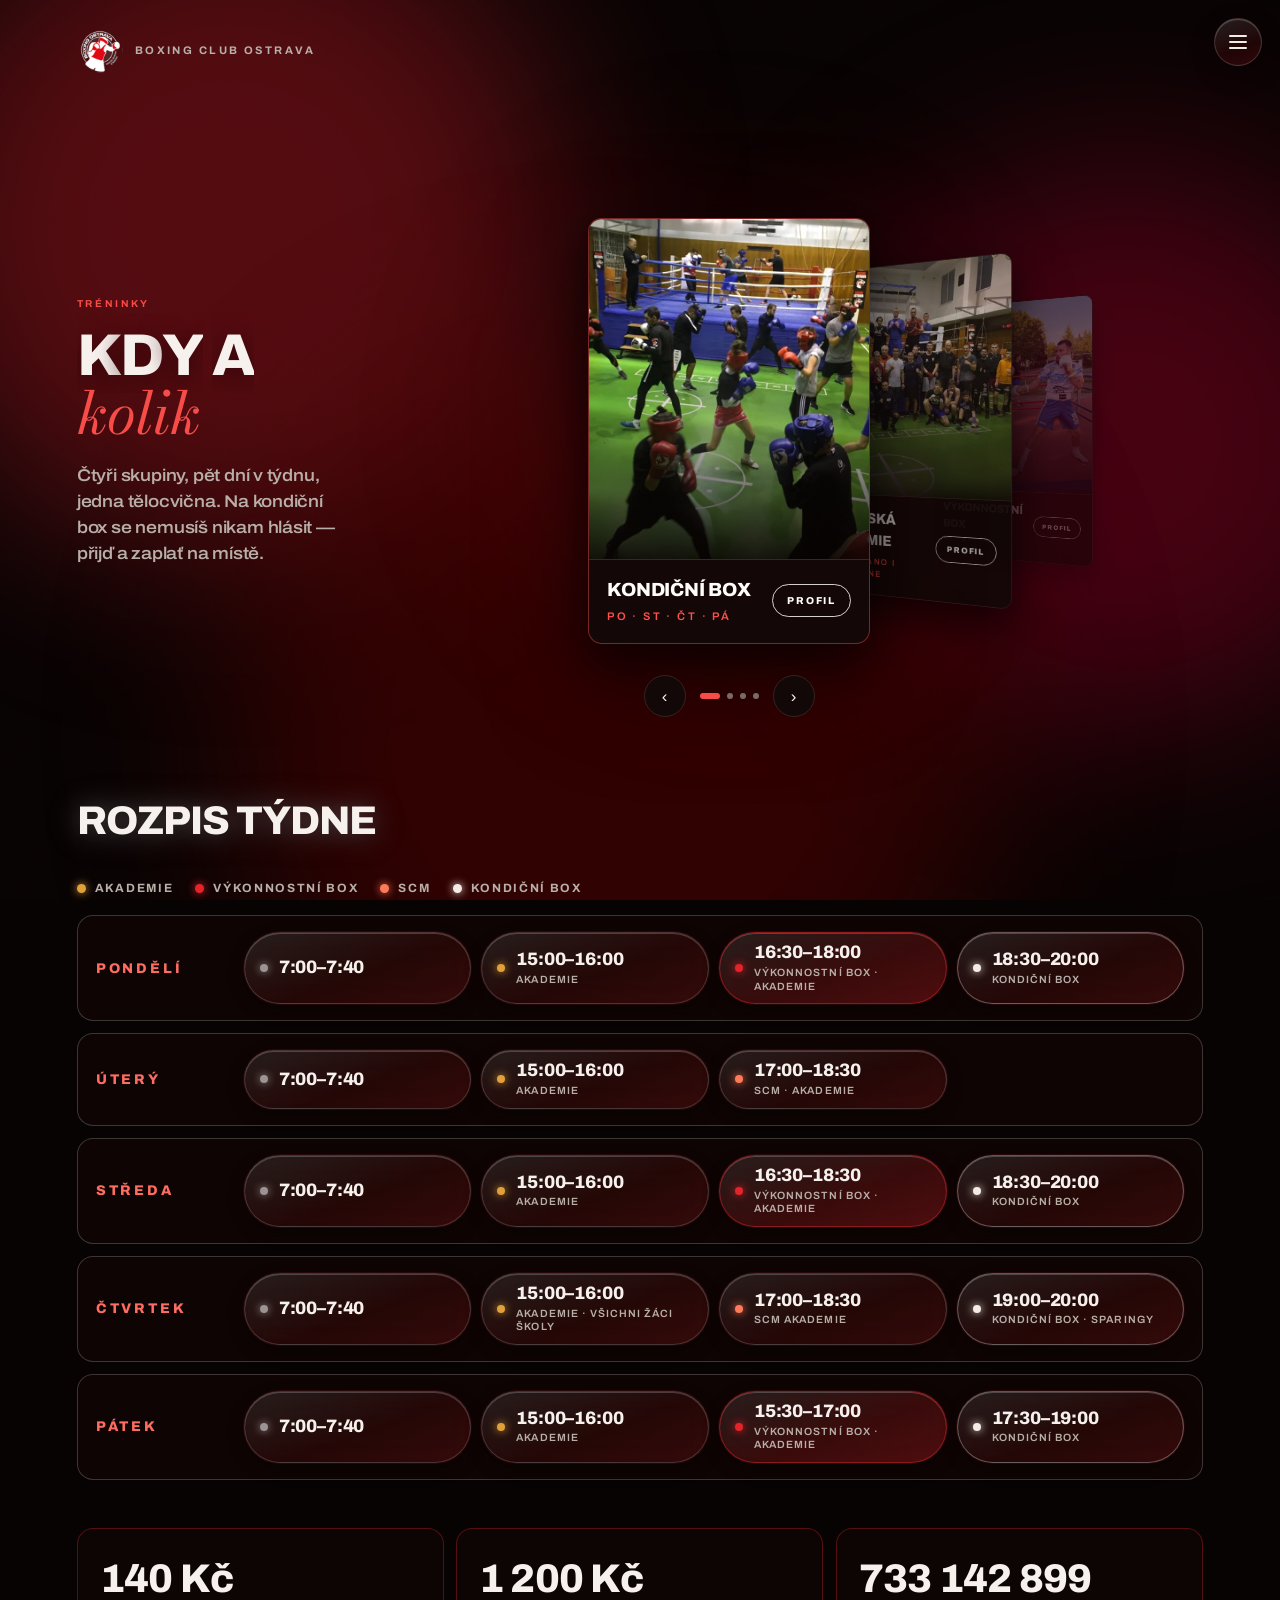
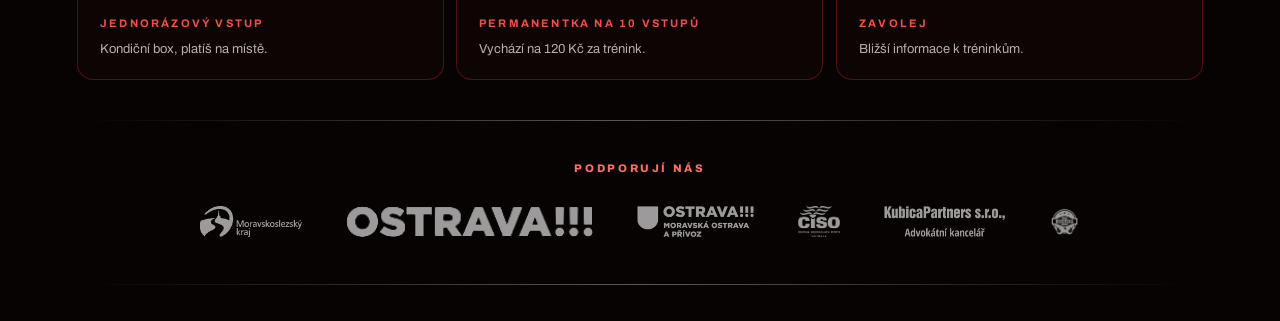
<file: treninky.html>
<!doctype html>
<html lang="cs">
<head>
<meta charset="utf-8">
<meta name="viewport" content="width=device-width,initial-scale=1">
<title>Tréninky — Boxing Club Ostrava</title>
<meta name="description" content="Rozpis tréninků, skupiny a ceny kondičního boxu v Boxing Clubu Ostrava, ZŠ Nádražní 117.">
<link rel="canonical" href="https://boxingclubostrava.cz/treninky">
<meta property="og:type" content="website">
<meta property="og:locale" content="cs_CZ">
<meta property="og:title" content="Tréninky — Boxing Club Ostrava">
<meta property="og:description" content="Rozpis tréninků, skupiny a ceny kondičního boxu v Boxing Clubu Ostrava, ZŠ Nádražní 117.">
<meta property="og:url" content="https://boxingclubostrava.cz/treninky">
<meta property="og:image" content="https://boxingclubostrava.cz/og.jpg">
<meta property="og:image:width" content="1200">
<meta property="og:image:height" content="630">
<meta name="twitter:card" content="summary_large_image">
<link rel="icon" href="logo.png">
<link rel="preload" href="/fonts/archivo-normal-latin.woff2" as="font" type="font/woff2" crossorigin>
<link href="/fonts/fonts.css?v=20261125a" rel="stylesheet">
<link rel="stylesheet" href="page.css?v=20260929x">
<link rel="stylesheet" href="carousel.css?v=20260929x">
<link rel="stylesheet" href="menu.css?v=20260929x">
</head>
<body>

<div class="field" aria-hidden="true"><i></i><i></i><i></i></div>
<div class="torch" aria-hidden="true"></div>
<div class="grain" aria-hidden="true"></div>

<main>
  <div class="top">
    <a class="brand" href="/" aria-label="Boxing Club Ostrava – úvod">
      <img src="logo.png" alt="" width="512" height="512">
      <span>Boxing Club Ostrava</span>
    </a>
  </div>

  <div class="split">
  <header class="intro">
    <div class="eyebrow">Tréninky</div>
    <h1>Kdy a <em>kolik</em></h1>
    <p>Čtyři skupiny, pět dní v týdnu, jedna tělocvična. Na kondiční box se nemusíš
       nikam hlásit — přijď a zaplať na místě.</p>
  </header>

  <section class="rozc">
    <div class="cf" id="cf" data-mode="expand">
      <div class="cf-glow" aria-hidden="true"></div>
      <div class="cf-stage">
        <div class="cf-card" data-href="#" data-img="foto/trenink-telocvicna.webp" style="--img:url(foto/trenink-telocvicna.webp)" data-glow="oklch(45% .17 25/.55)"
           data-name="Kondiční box" data-role="Veřejnost, rodiče, začátečníci"
           data-bio="Pro každého, kdo chce box jako pohyb, ne jako zápas. Začátečníci, mírně pokročilí i pokročilí trénují spolu. Bez přihlášky, platí se na místě. Ve čtvrtek večer jsou navíc sparingy pro pokročilé a boxující."><span class="cf-panel">
          <span class="cf-art"><span class="cf-num">01</span></span>
          <span class="cf-meta"><div><strong>Kondiční box</strong><em>Po · St · Čt · Pá</em></div></span>
        </span></div>
        <div class="cf-card" data-href="#" data-img="foto/sparing-telocvicna.webp" style="--img:url(foto/sparing-telocvicna.webp)" data-glow="oklch(42% .15 22/.55)"
           data-name="Boxerská akademie" data-role="Žáci sportovních tříd a skupin"
           data-bio="Denní tréninky pro žáky sportovních tříd. Ve čtvrtek odpoledne je akademie otevřená všem žákům školy."><span class="cf-panel">
          <span class="cf-art"><span class="cf-num">02</span></span>
          <span class="cf-meta"><div><strong>Boxerská akademie</strong><em>Po–Pá, ráno i odpoledne</em></div></span>
        </span></div>
        <div class="cf-card" data-href="#" data-img="foto/sparing-venku-1.webp" style="--img:url(foto/sparing-venku-1.webp)" data-glow="oklch(48% .17 28/.5)"
           data-name="Výkonnostní box" data-role="Extraliga, 1. liga, SCM, akademie"
           data-bio="Závodní příprava. Extraliga, první liga, Sportovní centrum mládeže a akademie trénují společně."><span class="cf-panel">
          <span class="cf-art"><span class="cf-num">03</span></span>
          <span class="cf-meta"><div><strong>Výkonnostní box</strong><em>Po · St · Pá</em></div></span>
        </span></div>
        <div class="cf-card" data-href="#" data-img="foto/trenink-venku.webp" style="--img:url(foto/trenink-venku.webp)" data-glow="oklch(38% .16 18/.5)"
           data-name="Sportovní centrum mládeže" data-role="SCM"
           data-bio="Mládežnická příprava pod vedením reprezentačního trenéra juniorů. Jezdí se na Národní ligu, na turnaje do Polska a na mistrovství."><span class="cf-panel">
          <span class="cf-art"><span class="cf-num">04</span></span>
          <span class="cf-meta"><div><strong>Centrum mládeže</strong><em>Út · Čt</em></div></span>
        </span></div>
      </div>
      <div class="cf-nav">
        <button class="cf-prev" type="button" aria-label="Předchozí">&#8249;</button>
        <div class="cf-dots"></div>
        <button class="cf-next" type="button" aria-label="Další">&#8250;</button>
      </div>
      <aside class="cf-detail">
        <div class="cf-d-img"></div>
        <h2 class="cf-d-name"></h2>
        <p class="cf-d-role"></p>
        <p class="cf-d-bio"></p>
        <a class="cf-d-mail" href="#"></a>
        <div><button class="cf-d-close" type="button">Zavřít</button></div>
      </aside>
    </div>
  </section>
</div>

  <section class="plan">
    <h2>Rozpis týdne</h2>
    <ul class="legend">
      <li data-g="akademie"><i></i>Akademie</li>
      <li data-g="vykon"><i></i>Výkonnostní box</li>
      <li data-g="scm"><i></i>SCM</li>
      <li data-g="kondice"><i></i>Kondiční box</li>
    </ul>
    <div class="grid">
      <div class="day"><b>Pondělí</b><div class="slots">
        <span class="slot"><b>7:00–7:40</b></span>
        <span class="slot" data-g="akademie"><b>15:00–16:00</b><small>Akademie</small></span>
        <span class="slot" data-g="vykon"><b>16:30–18:00</b><small>Výkonnostní box · Akademie</small></span>
        <span class="slot" data-g="kondice"><b>18:30–20:00</b><small>Kondiční box</small></span>
      </div></div>
      <div class="day"><b>Úterý</b><div class="slots">
        <span class="slot"><b>7:00–7:40</b></span>
        <span class="slot" data-g="akademie"><b>15:00–16:00</b><small>Akademie</small></span>
        <span class="slot" data-g="scm"><b>17:00–18:30</b><small>SCM · Akademie</small></span>
      </div></div>
      <div class="day"><b>Středa</b><div class="slots">
        <span class="slot"><b>7:00–7:40</b></span>
        <span class="slot" data-g="akademie"><b>15:00–16:00</b><small>Akademie</small></span>
        <span class="slot" data-g="vykon"><b>16:30–18:30</b><small>Výkonnostní box · Akademie</small></span>
        <span class="slot" data-g="kondice"><b>18:30–20:00</b><small>Kondiční box</small></span>
      </div></div>
      <div class="day"><b>Čtvrtek</b><div class="slots">
        <span class="slot"><b>7:00–7:40</b></span>
        <span class="slot" data-g="akademie"><b>15:00–16:00</b><small>Akademie · všichni žáci školy</small></span>
        <span class="slot" data-g="scm"><b>17:00–18:30</b><small>SCM Akademie</small></span>
        <span class="slot" data-g="kondice"><b>19:00–20:00</b><small>Kondiční box · sparingy</small></span>
      </div></div>
      <div class="day"><b>Pátek</b><div class="slots">
        <span class="slot"><b>7:00–7:40</b></span>
        <span class="slot" data-g="akademie"><b>15:00–16:00</b><small>Akademie</small></span>
        <span class="slot" data-g="vykon"><b>15:30–17:00</b><small>Výkonnostní box · Akademie</small></span>
        <span class="slot" data-g="kondice"><b>17:30–19:00</b><small>Kondiční box</small></span>
      </div></div>
    </div>

    <div class="price">
      <div><strong>140 Kč</strong><span>Jednorázový vstup</span><em>Kondiční box, platíš na místě.</em></div>
      <div><strong>1 200 Kč</strong><span>Permanentka na 10 vstupů</span><em>Vychází na 120 Kč za trénink.</em></div>
      <div><strong>733 142 899</strong><span>Zavolej</span><em>Bližší informace k tréninkům.</em></div>
    </div>
  </section>

  <section class="spon">
    <h2>Podporují nás</h2>
    <div>
      <a href="https://www.msk.cz/" target="_blank" rel="noopener"><img src="logo-msk.png" alt="Moravskoslezský kraj" loading="lazy"></a>
      <a href="https://www.ostrava.cz/cs" target="_blank" rel="noopener"><img src="logo-ostrava.png" alt="Město Ostrava" loading="lazy"></a>
      <a href="https://moap.ostrava.cz/cs" target="_blank" rel="noopener"><img src="logo-moap.png" alt="Moravská Ostrava a Přívoz" loading="lazy"></a>
      <a href="https://www.facebook.com/CISO-613372175416216" target="_blank" rel="noopener"><img src="logo-ciso.png" alt="CISO" loading="lazy"></a>
      <a href="http://www.kubicapartners.cz/portal/home/" target="_blank" rel="noopener"><img src="logo-kubica.png" alt="Kubica Partners" loading="lazy"></a>
      <a href="http://www.czechboxing.cz/" target="_blank" rel="noopener"><img src="logo-cba.png" alt="Česká boxerská asociace" loading="lazy"></a>
    </div>
  </section>

</main>

<script src="carousel.js?v=20260929x" defer></script>
<script src="page.js?v=20260929x" defer></script>
<script src="repel.js?v=20260929x" defer></script>
<script src="menu.js?v=20261125b" defer></script>
<script src="splash.js?v=20260929x" defer></script>
</body>
</html>
</file>
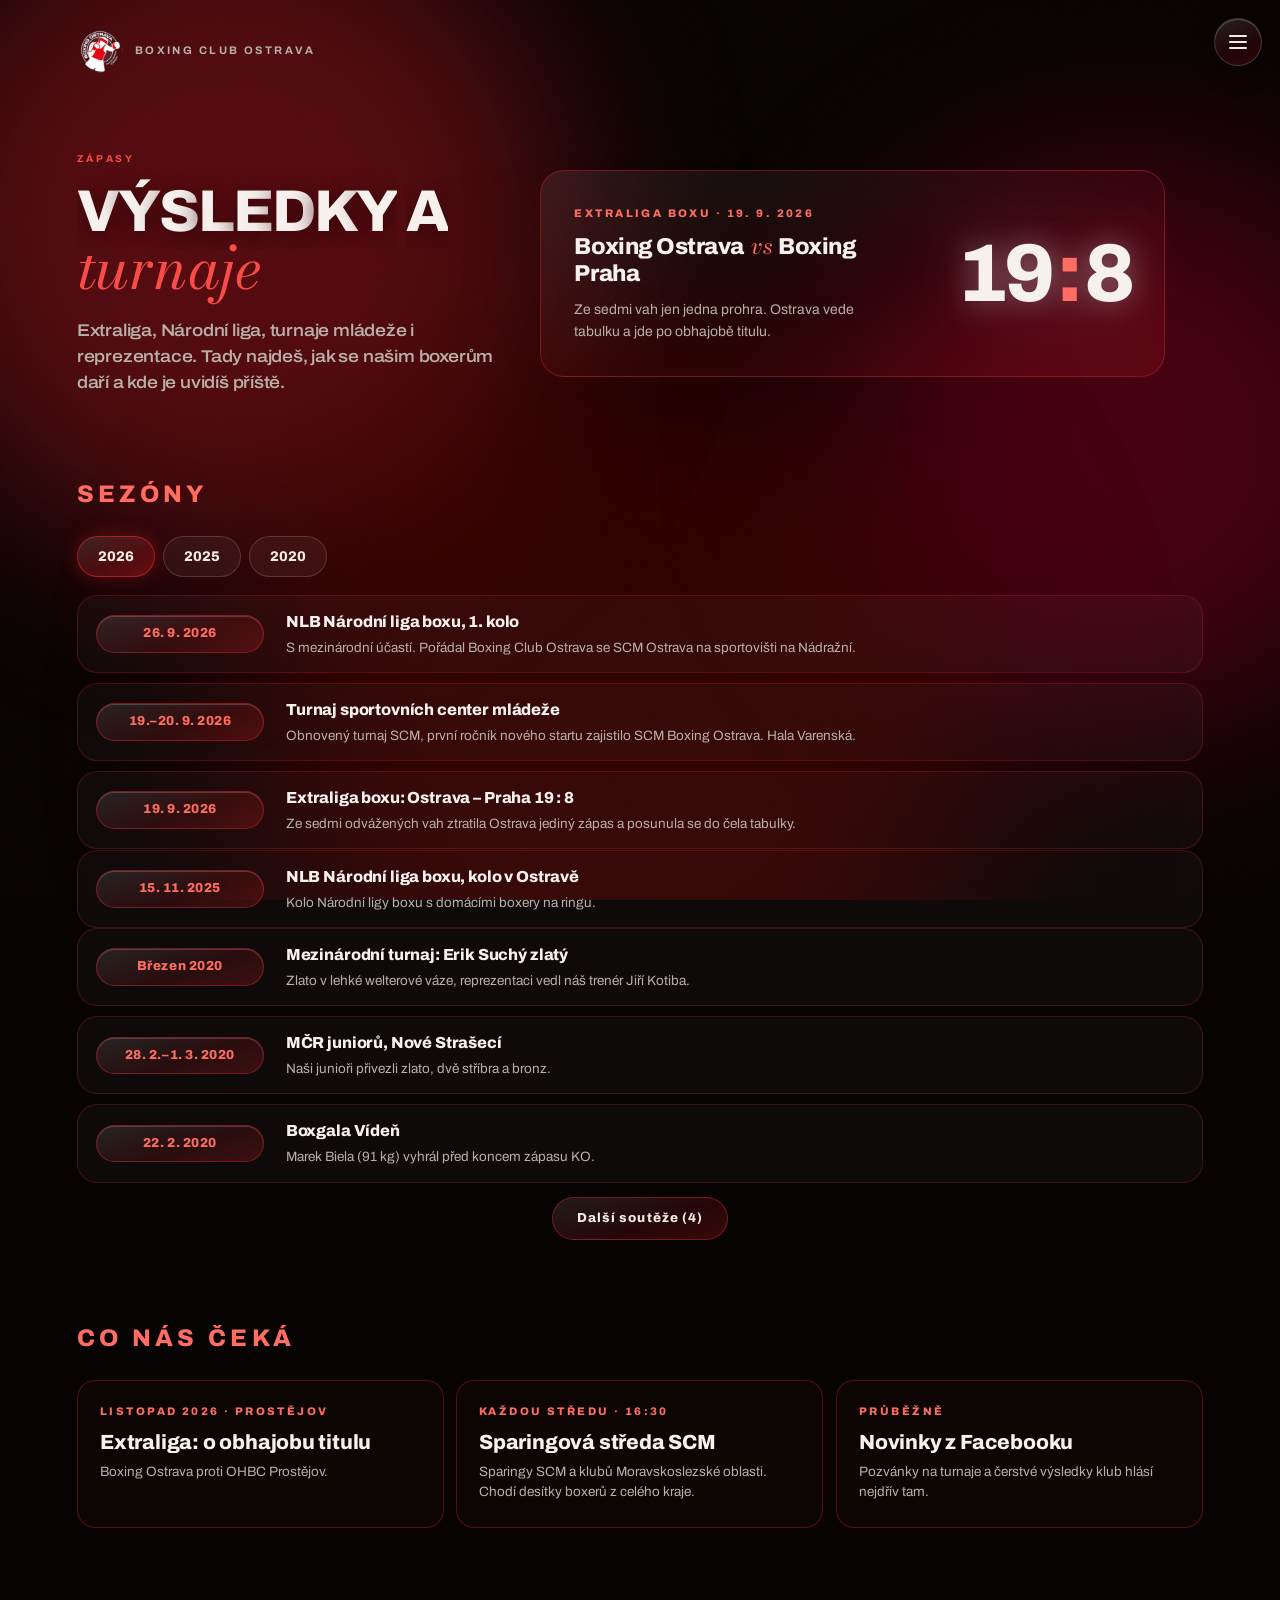
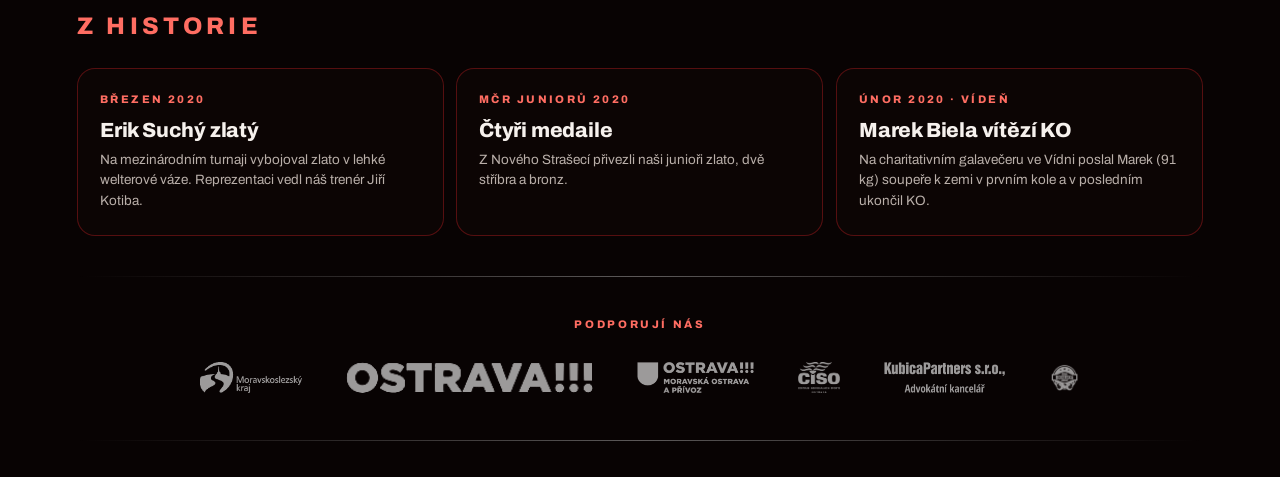
<file: zapasy.html>
<!doctype html>
<html lang="cs">
<head>
<meta charset="utf-8">
<meta name="viewport" content="width=device-width,initial-scale=1">
<title>Zápasy — Boxing Club Ostrava</title>
<meta name="description" content="Výsledky a turnaje boxerů Boxing Clubu Ostrava: Extraliga, Národní liga boxu, turnaje mládeže a reprezentace.">
<link rel="canonical" href="https://boxingclubostrava.cz/zapasy">
<meta property="og:type" content="website">
<meta property="og:locale" content="cs_CZ">
<meta property="og:title" content="Zápasy — Boxing Club Ostrava">
<meta property="og:description" content="Výsledky a turnaje boxerů Boxing Clubu Ostrava: Extraliga, Národní liga boxu, turnaje mládeže a reprezentace.">
<meta property="og:url" content="https://boxingclubostrava.cz/zapasy">
<meta property="og:image" content="https://boxingclubostrava.cz/og.jpg">
<meta property="og:image:width" content="1200">
<meta property="og:image:height" content="630">
<meta name="twitter:card" content="summary_large_image">
<link rel="icon" href="logo.png">
<link rel="preload" href="/fonts/archivo-normal-latin.woff2" as="font" type="font/woff2" crossorigin>
<link href="/fonts/fonts.css?v=20261125a" rel="stylesheet">
<link rel="stylesheet" href="page.css?v=20260929x">
<link rel="stylesheet" href="menu.css?v=20260929x">
</head>
<body>

<div class="field" aria-hidden="true"><i></i><i></i><i></i></div>
<div class="torch" aria-hidden="true"></div>
<div class="grain" aria-hidden="true"></div>

<main>
  <div class="top">
    <a class="brand" href="/" aria-label="Boxing Club Ostrava – úvod">
      <img src="logo.png" alt="" width="512" height="512">
      <span>Boxing Club Ostrava</span>
    </a>
  </div>

  <div class="split wide">
  <header class="intro">
    <div class="eyebrow">Zápasy</div>
    <h1 data-repel=".7">Výsledky a <em>turnaje</em></h1>
    <p>Extraliga, Národní liga, turnaje mládeže i reprezentace. Tady najdeš, jak se našim
       boxerům daří a kde je uvidíš příště.</p>
  </header>
  <div class="res" data-tilt="global">
    <div>
      <span class="lbl">Extraliga boxu · 19. 9. 2026</span>
      <div class="teams">Boxing Ostrava <i>vs</i> Boxing Praha</div>
      <p>Ze sedmi vah jen jedna prohra. Ostrava vede tabulku a jde po obhajobě titulu.</p>
    </div>
    <div class="score">19<i>:</i>8</div>
  </div>
  </div>

  <section class="zap">
    <h2>Sezóny</h2>
    <div class="seas" role="tablist" aria-label="Sezóna">
      <button type="button" role="tab" data-s="2026" aria-selected="true">2026</button>
      <button type="button" role="tab" data-s="2025" aria-selected="false">2025</button>
      <button type="button" role="tab" data-s="2020" aria-selected="false">2020</button>
    </div>
    <ol class="tl" data-s="2026">
      <li><time>26. 9. 2026</time><div><b>NLB Národní liga boxu, 1. kolo</b><span>S mezinárodní účastí. Pořádal Boxing Club Ostrava se SCM Ostrava na sportovišti na Nádražní.</span></div></li>
      <li><time>19.–20. 9. 2026</time><div><b>Turnaj sportovních center mládeže</b><span>Obnovený turnaj SCM, první ročník nového startu zajistilo SCM Boxing Ostrava. Hala Varenská.</span></div></li>
      <li><time>19. 9. 2026</time><div><b>Extraliga boxu: Ostrava – Praha 19 : 8</b><span>Ze sedmi odvážených vah ztratila Ostrava jediný zápas a posunula se do čela tabulky.</span></div></li>
      <li><time>11.–22. 8. 2026</time><div><b>ME U19, Loznica (Srbsko)</b><span>Česká juniorská reprezentace se připravovala i na našich sparinzích. Z šampionátu přivezla dva bronzy.</span></div></li>
      <li><time>14. 6. 2026</time><div><b>7. Bielska liga bokserska (Polsko)</b><span>Za SCM Ostrava vítězně Ondřej Stork ve váze do 75 kg.</span></div></li>
      <li><time>23. 5. 2026</time><div><b>Boxing Challenge</b><span>Sobotní soutěžení mládeže Moravskoslezské oblasti boxu.</span></div></li>
      <li><time>16. 5. 2026</time><div><b>NLB Národní liga boxu, 7. kolo</b><span>Naši boxeři ten den startovali na třech akcích najednou.</span></div></li>
    </ol>
    <ol class="tl" data-s="2025" hidden>
      <li><time>15. 11. 2025</time><div><b>NLB Národní liga boxu, kolo v Ostravě</b><span>Kolo Národní ligy boxu s domácími boxery na ringu.</span></div></li>
    </ol>
    <ol class="tl" data-s="2020" hidden>
      <li><time>Březen 2020</time><div><b>Mezinárodní turnaj: Erik Suchý zlatý</b><span>Zlato v lehké welterové váze, reprezentaci vedl náš trenér Jiří Kotiba.</span></div></li>
      <li><time>28. 2.–1. 3. 2020</time><div><b>MČR juniorů, Nové Strašecí</b><span>Naši junioři přivezli zlato, dvě stříbra a bronz.</span></div></li>
      <li><time>22. 2. 2020</time><div><b>Boxgala Vídeň</b><span>Marek Biela (91 kg) vyhrál před koncem zápasu KO.</span></div></li>
    </ol>
    <button class="tl-more" type="button" hidden></button>
  </section>

  <section class="zap">
    <h2>Co nás čeká</h2>
    <div class="evs">
      <div class="ev"><span class="lbl">Listopad 2026 · Prostějov</span><strong>Extraliga: o obhajobu titulu</strong>
        <em>Boxing Ostrava proti OHBC Prostějov.</em></div>
      <div class="ev"><span class="lbl">Každou středu · 16:30</span><strong>Sparingová středa SCM</strong>
        <em>Sparingy SCM a klubů Moravskoslezské oblasti. Chodí desítky boxerů z celého kraje.</em></div>
      <a class="ev" href="/facebook"><span class="lbl">Průběžně</span><strong>Novinky z Facebooku</strong>
        <em>Pozvánky na turnaje a čerstvé výsledky klub hlásí nejdřív tam.</em></a>
    </div>
  </section>

  <section class="zap">
    <h2>Z historie</h2>
    <div class="evs">
      <div class="ev"><span class="lbl">Březen 2020</span><strong>Erik Suchý zlatý</strong>
        <em>Na mezinárodním turnaji vybojoval zlato v lehké welterové váze. Reprezentaci vedl náš trenér Jiří Kotiba.</em></div>
      <div class="ev"><span class="lbl">MČR juniorů 2020</span><strong>Čtyři medaile</strong>
        <em>Z Nového Strašecí přivezli naši junioři zlato, dvě stříbra a bronz.</em></div>
      <div class="ev"><span class="lbl">Únor 2020 · Vídeň</span><strong>Marek Biela vítězí KO</strong>
        <em>Na charitativním galavečeru ve Vídni poslal Marek (91 kg) soupeře k zemi v prvním kole a v posledním ukončil KO.</em></div>
    </div>
  </section>

  <section class="spon">
    <h2>Podporují nás</h2>
    <div>
      <a href="https://www.msk.cz/" target="_blank" rel="noopener"><img src="logo-msk.png" alt="Moravskoslezský kraj" loading="lazy"></a>
      <a href="https://www.ostrava.cz/cs" target="_blank" rel="noopener"><img src="logo-ostrava.png" alt="Město Ostrava" loading="lazy"></a>
      <a href="https://moap.ostrava.cz/cs" target="_blank" rel="noopener"><img src="logo-moap.png" alt="Moravská Ostrava a Přívoz" loading="lazy"></a>
      <a href="https://www.facebook.com/CISO-613372175416216" target="_blank" rel="noopener"><img src="logo-ciso.png" alt="CISO" loading="lazy"></a>
      <a href="http://www.kubicapartners.cz/portal/home/" target="_blank" rel="noopener"><img src="logo-kubica.png" alt="Kubica Partners" loading="lazy"></a>
      <a href="http://www.czechboxing.cz/" target="_blank" rel="noopener"><img src="logo-cba.png" alt="Česká boxerská asociace" loading="lazy"></a>
    </div>
  </section>
</main>

<script>
// Sezony: prepinani pilulkami, v kazde sezone jen prvni 3 souteze, zbytek se rozbali.
(function(){
  var tabs=[].slice.call(document.querySelectorAll('.seas button')), lists=[].slice.call(document.querySelectorAll('.tl[data-s]')),
      more=document.querySelector('.tl-more'), cur=null;
  function show(s){
    tabs.forEach(function(t){t.setAttribute('aria-selected',t.dataset.s===s?'true':'false');});
    lists.forEach(function(l){ var on=l.dataset.s===s; l.hidden=!on; if(on){ cur=l; l.classList.remove('open');
      [].forEach.call(l.children,function(li,i){ li.style.setProperty('--d',(i*60)+'ms'); li.classList.toggle('more',i>2); li.classList.remove('in'); void li.offsetWidth; if(i<3) li.classList.add('in'); }); } });
    var n=cur.children.length-3; more.hidden=n<=0; more.textContent='Další soutěže ('+n+')';
  }
  tabs.forEach(function(t){t.addEventListener('click',function(){show(t.dataset.s);});});
  more.addEventListener('click',function(){
    var o=!cur.classList.contains('open'); cur.classList.toggle('open',o);
    [].forEach.call(cur.querySelectorAll('li.more'),function(li,i){ li.style.setProperty('--d',(i*70)+'ms'); li.classList.remove('in'); void li.offsetWidth; if(o) li.classList.add('in'); });
    more.textContent=o?'Skrýt':'Další soutěže ('+(cur.children.length-3)+')';
  });
  show('2026');
})();
</script>
<script src="page.js?v=20260929x" defer></script>
<script src="repel.js?v=20260929x" defer></script>
<script src="menu.js?v=20261125b" defer></script>
<script src="splash.js?v=20260929x" defer></script>
</body>
</html>
</file>
<file: fonts/fonts.css>
/* vietnamese */
@font-face {
  font-family: 'Archivo';
  font-style: normal;
  font-weight: 400 800;
  font-stretch: 62% 125%;
  font-display: swap;
  src: url(/fonts/archivo-normal-vietnamese.woff2) format('woff2');
  unicode-range: U+0102-0103, U+0110-0111, U+0128-0129, U+0168-0169, U+01A0-01A1, U+01AF-01B0, U+0300-0301, U+0303-0304, U+0308-0309, U+0323, U+0329, U+1EA0-1EF9, U+20AB;
}
/* latin-ext */
@font-face {
  font-family: 'Archivo';
  font-style: normal;
  font-weight: 400 800;
  font-stretch: 62% 125%;
  font-display: swap;
  src: url(/fonts/archivo-normal-latin-ext.woff2) format('woff2');
  unicode-range: U+0100-02BA, U+02BD-02C5, U+02C7-02CC, U+02CE-02D7, U+02DD-02FF, U+0304, U+0308, U+0329, U+1D00-1DBF, U+1E00-1E9F, U+1EF2-1EFF, U+2020, U+20A0-20AB, U+20AD-20C4, U+2113, U+2C60-2C7F, U+A720-A7FF;
}
/* latin */
@font-face {
  font-family: 'Archivo';
  font-style: normal;
  font-weight: 400 800;
  font-stretch: 62% 125%;
  font-display: swap;
  src: url(/fonts/archivo-normal-latin.woff2) format('woff2');
  unicode-range: U+0000-00FF, U+0131, U+0152-0153, U+02BB-02BC, U+02C6, U+02DA, U+02DC, U+0304, U+0308, U+0329, U+2000-206F, U+20AC, U+2122, U+2191, U+2193, U+2212, U+2215, U+FEFF, U+FFFD;
}
/* math */
@font-face {
  font-family: 'Bodoni Moda';
  font-style: italic;
  font-weight: 400;
  font-display: swap;
  src: url(/fonts/bodonimoda-italic-math.woff2) format('woff2');
  unicode-range: U+0302-0303, U+0305, U+0307-0308, U+0310, U+0312, U+0315, U+031A, U+0326-0327, U+032C, U+032F-0330, U+0332-0333, U+0338, U+033A, U+0346, U+034D, U+0391-03A1, U+03A3-03A9, U+03B1-03C9, U+03D1, U+03D5-03D6, U+03F0-03F1, U+03F4-03F5, U+2016-2017, U+2034-2038, U+203C, U+2040, U+2043, U+2047, U+2050, U+2057, U+205F, U+2070-2071, U+2074-209F, U+20D0-20DC, U+20E1, U+20E5-20EF, U+2100-2112, U+2114-2115, U+2117-2121, U+2123-214F, U+2190, U+2192, U+2194-21AE, U+21B0-21E5, U+21F1-21F2, U+21F4-2211, U+2213-2214, U+2216-22FF, U+2308-230B, U+2310, U+2319, U+231C-2321, U+2336-237A, U+237C, U+2395, U+239B-23B7, U+23D0, U+23DC-23E1, U+2474-2475, U+25AF, U+25B3, U+25B7, U+25BD, U+25C1, U+25CA, U+25CC, U+25FB, U+266D-266F, U+27C0-27FF, U+2900-2AFF, U+2B0E-2B11, U+2B30-2B4C, U+2BFE, U+3030, U+FF5B, U+FF5D, U+1D400-1D7FF, U+1EE00-1EEFF;
}
/* symbols */
@font-face {
  font-family: 'Bodoni Moda';
  font-style: italic;
  font-weight: 400;
  font-display: swap;
  src: url(/fonts/bodonimoda-italic-symbols.woff2) format('woff2');
  unicode-range: U+0001-000C, U+000E-001F, U+007F-009F, U+20DD-20E0, U+20E2-20E4, U+2150-218F, U+2190, U+2192, U+2194-2199, U+21AF, U+21E6-21F0, U+21F3, U+2218-2219, U+2299, U+22C4-22C6, U+2300-243F, U+2440-244A, U+2460-24FF, U+25A0-27BF, U+2800-28FF, U+2921-2922, U+2981, U+29BF, U+29EB, U+2B00-2BFF, U+4DC0-4DFF, U+FFF9-FFFB, U+10140-1018E, U+10190-1019C, U+101A0, U+101D0-101FD, U+102E0-102FB, U+10E60-10E7E, U+1D2C0-1D2D3, U+1D2E0-1D37F, U+1F000-1F0FF, U+1F100-1F1AE, U+1F1E6-1F1FF, U+1F30D-1F30F, U+1F315, U+1F31C, U+1F31E, U+1F320-1F32C, U+1F336, U+1F378, U+1F37D, U+1F382, U+1F393-1F39F, U+1F3A7-1F3A8, U+1F3AC-1F3AF, U+1F3C2, U+1F3C4-1F3C6, U+1F3CA-1F3CE, U+1F3D4-1F3E0, U+1F3ED, U+1F3F1-1F3F3, U+1F3F5-1F3F7, U+1F408, U+1F415, U+1F41F, U+1F426, U+1F43F, U+1F441-1F442, U+1F444, U+1F446-1F449, U+1F44C-1F44E, U+1F453, U+1F46A, U+1F47D, U+1F4A3, U+1F4B0, U+1F4B3, U+1F4B9, U+1F4BB, U+1F4BF, U+1F4C8-1F4CB, U+1F4D6, U+1F4DA, U+1F4DF, U+1F4E3-1F4E6, U+1F4EA-1F4ED, U+1F4F7, U+1F4F9-1F4FB, U+1F4FD-1F4FE, U+1F503, U+1F507-1F50B, U+1F50D, U+1F512-1F513, U+1F53E-1F54A, U+1F54F-1F5FA, U+1F610, U+1F650-1F67F, U+1F687, U+1F68D, U+1F691, U+1F694, U+1F698, U+1F6AD, U+1F6B2, U+1F6B9-1F6BA, U+1F6BC, U+1F6C6-1F6CF, U+1F6D3-1F6D7, U+1F6E0-1F6EA, U+1F6F0-1F6F3, U+1F6F7-1F6FC, U+1F700-1F80B, U+1F810-1F847, U+1F850-1F859, U+1F860-1F887, U+1F890-1F8AD, U+1F8B0-1F8BB, U+1F8C0-1F8C1, U+1F8D0-1F8D8, U+1F900-1F90B, U+1F93B, U+1F946, U+1F984, U+1F996, U+1F9E9, U+1FA00-1FA6F, U+1FA70-1FA7C, U+1FA80-1FAC6, U+1FAC8, U+1FACC-1FADD, U+1FADF-1FAEB, U+1FAEF-1FAFA, U+1FB00-1FBFF;
}
/* latin-ext */
@font-face {
  font-family: 'Bodoni Moda';
  font-style: italic;
  font-weight: 400;
  font-display: swap;
  src: url(/fonts/bodonimoda-italic-latin-ext.woff2) format('woff2');
  unicode-range: U+0100-02BA, U+02BD-02C5, U+02C7-02CC, U+02CE-02D7, U+02DD-02FF, U+0304, U+0308, U+0329, U+1D00-1DBF, U+1E00-1E9F, U+1EF2-1EFF, U+2020, U+20A0-20AB, U+20AD-20C4, U+2113, U+2C60-2C7F, U+A720-A7FF;
}
/* latin */
@font-face {
  font-family: 'Bodoni Moda';
  font-style: italic;
  font-weight: 400;
  font-display: swap;
  src: url(/fonts/bodonimoda-italic-latin.woff2) format('woff2');
  unicode-range: U+0000-00FF, U+0131, U+0152-0153, U+02BB-02BC, U+02C6, U+02DA, U+02DC, U+0304, U+0308, U+0329, U+2000-206F, U+20AC, U+2122, U+2191, U+2193, U+2212, U+2215, U+FEFF, U+FFFD;
}
</file>
<file: carousel.css>
/* Rozcestnik podstranek - 3D coverflow.
   Bez JS je to obycejna mrizka odkazu. Trida .cf-on prepne na 3D scenu. */

.rozc{padding:clamp(64px,10vw,140px) var(--g) clamp(48px,8vw,110px);position:relative}
.rozc-head{max-width:640px;margin:0 0 clamp(28px,4vw,56px)}
.rozc-head h2{font-size:clamp(28px,5vw,54px);font-weight:800;text-transform:uppercase;
  letter-spacing:-.03em;line-height:1.02;margin:.35em 0 0}

/* ---------- vychozi stav bez JS: prosta mrizka ---------- */
.cf-stage{display:grid;gap:18px;grid-template-columns:repeat(auto-fit,minmax(230px,1fr))}
.cf-glow,.cf-nav{display:none}

/* ---------- karta ---------- */
.cf-card{display:block;text-decoration:none;color:inherit;transform-origin:center center}
.cf-panel{position:relative;display:flex;flex-direction:column;height:100%;overflow:hidden;
  border:1px solid var(--line);border-radius:14px;background:oklch(15% .018 32);
  box-shadow:0 18px 40px oklch(6% .02 30/.5)}
.cf-art{position:relative;display:block;aspect-ratio:4/5;overflow:hidden;
  background:
    radial-gradient(120% 90% at 78% 8%, oklch(34% .14 24/.9), transparent 62%),
    linear-gradient(168deg, oklch(21% .06 25), oklch(12% .025 28))}
.cf-card[data-img] .cf-art{background-image:var(--img);background-size:cover;background-position:center}
.cf-card[data-img] .cf-art::after{content:'';position:absolute;inset:0;
  background:linear-gradient(to top, oklch(9% .02 30/.9), transparent 58%)}

/* velka duchova cislice misto fotky, nez dodas realne snimky */
.cf-num{position:absolute;right:-.06em;bottom:-.24em;font-size:min(26vw,190px);font-weight:800;
  line-height:.8;letter-spacing:-.05em;color:transparent;
  -webkit-text-stroke:1px oklch(66% .21 26/.30);pointer-events:none}
.cf-card[data-img] .cf-num{display:none}

.cf-meta{display:block;padding:16px 18px 18px;border-top:1px solid var(--line)}
.cf-meta strong{display:block;font-size:19px;font-weight:800;text-transform:uppercase;letter-spacing:-.01em}
.cf-meta em{display:block;margin-top:4px;font-style:normal;font-size:11px;font-weight:600;
  letter-spacing:.22em;text-transform:uppercase;color:var(--gold)}

/* zrcadlovy odlesk pres sklo - v 3D rezimu se hybe za kurzorem */
.cf-glare{position:absolute;inset:0;pointer-events:none;opacity:0;transition:opacity .35s ease;
  background:radial-gradient(42% 42% at var(--gx,50%) var(--gy,50%),
    oklch(100% 0 0/.07), transparent 66%)}

/* ---------- 3D rezim ---------- */
.cf-on{position:relative;height:min(560px,74vh);perspective:1000px;
  user-select:none;touch-action:pan-y}
.cf-on .cf-card{cursor:pointer}

.cf-on .cf-stage{display:block;position:relative;height:100%;transform-style:preserve-3d}

.cf-on .cf-glow{display:block;position:absolute;left:50%;top:48%;width:min(420px,70vw);aspect-ratio:1;
  translate:-50% -50%;border-radius:50%;pointer-events:none;z-index:0;filter:blur(90px);
  background:oklch(45% .17 25/.55);opacity:.42;
  transition:opacity .8s ease,scale .8s ease}

.cf-on .cf-card{position:absolute;left:50%;top:50%;width:clamp(200px,25vw,282px);
  margin:calc(min(560px,74vh) * -.38) 0 0 clamp(-141px,-12.5vw,-100px);
  height:calc(min(560px,74vh) * .76);
  transition:transform .52s cubic-bezier(.2,.95,.35,1),opacity .45s ease,filter .45s ease}

.cf-on .cf-card:focus-visible{outline:2px solid var(--gold);outline-offset:6px}
.cf-on .cf-panel{height:100%}
.cf-on .cf-art{aspect-ratio:auto;flex:1}
.cf-on .is-mid .cf-panel{border-color:oklch(66% .21 26/.42)}
.cf-on .is-mid .cf-glare{opacity:1}

/* ---------- ovladani ---------- */
.cf-on .cf-nav{display:flex;align-items:center;justify-content:center;gap:14px;
  position:absolute;left:0;right:0;bottom:-6px;z-index:40;pointer-events:none}
.cf-nav button,.cf-dots i{pointer-events:auto;position:relative;z-index:45}
.cf-nav button{width:42px;height:42px;border-radius:50%;border:1px solid var(--line);
  background:oklch(15% .018 32);color:var(--ink);cursor:pointer;font-size:17px;line-height:1;
  transition:border-color .25s ease,color .25s ease}
.cf-nav button:hover{border-color:var(--gold);color:var(--gold)}
.cf-nav button[disabled]{opacity:.3;cursor:default;border-color:var(--line);color:var(--ink)}
.cf-dots{display:flex;gap:7px}
.cf-dots i{width:6px;height:6px;border-radius:50%;background:var(--ink-faint);cursor:pointer;
  transition:background .3s ease,width .3s ease}
.cf-dots i.on{width:20px;border-radius:3px;background:var(--gold)}

@media (max-width:700px){
  .cf-on{height:min(460px,66vh)}
  .cf-on .cf-card{width:min(232px,62vw);margin-top:calc(min(460px,66vh) * -.38);
    margin-left:min(-116px,-31vw);height:calc(min(460px,66vh) * .76)}
}
@media (prefers-reduced-motion:reduce){
  .cf-on .cf-card{transition:none}
}

/* ---------- rozkliknuty profil ---------- */
.cf-detail{display:none}
.cf-on .cf-detail{display:block;position:absolute;right:auto;left:calc(50% + 18px);top:50%;z-index:50;
  width:min(380px,42%);translate:0 -50%;opacity:0;pointer-events:none;
  transition:opacity .45s ease,translate .45s cubic-bezier(.2,.95,.35,1)}
.cf-on.is-open .cf-detail{opacity:1;pointer-events:auto;translate:0 -50%}
.cf-on .cf-detail{translate:30px -50%}

.cf-on.is-open .cf-card{pointer-events:none}
.cf-on.is-open .cf-card:not(.is-mid){opacity:0!important;pointer-events:none!important}
.cf-on.is-open .is-mid{pointer-events:auto}

.cf-d-img{width:74px;height:74px;border-radius:50%;background:oklch(18% .02 32) center/cover;
  border:1px solid oklch(66% .21 26/.4);margin-bottom:14px}
.cf-d-name{font-size:clamp(22px,3vw,32px);font-weight:800;text-transform:uppercase;
  letter-spacing:-.02em;line-height:1.05;margin:0}
.cf-d-role{margin:8px 0 0;font-size:11px;font-weight:700;letter-spacing:.2em;
  text-transform:uppercase;color:var(--gold)}
.cf-d-bio{margin:14px 0 0;color:var(--ink-dim);font-size:15px;line-height:1.55}
.cf-d-mail{display:inline-block;margin-top:14px;font-size:13px;color:var(--ink);
  border-bottom:1px solid var(--line);text-decoration:none;padding-bottom:2px}
.cf-d-mail:hover{color:var(--gold);border-color:var(--gold)}
.cf-d-close{margin-top:20px;background:none;border:1px solid var(--line);color:var(--ink-dim);
  border-radius:999px;padding:8px 16px;font:inherit;font-size:11px;font-weight:700;
  letter-spacing:.18em;text-transform:uppercase;cursor:pointer}
.cf-d-close:hover{border-color:var(--gold);color:var(--gold)}

@media (max-width:700px){
  .cf-on .cf-detail{position:fixed;inset:auto 0 0 0;width:auto;translate:0 12px;
    background:oklch(13% .016 32);border-top:1px solid var(--line);border-radius:16px 16px 0 0;
    padding:22px var(--g) 26px;max-height:70vh;overflow:auto}
  .cf-on.is-open .cf-detail{translate:0 0}
  .cf-on.is-open .is-mid{opacity:.25!important}
}

/* ---------- tlacitko na karte ---------- */
.cf-meta{display:flex;align-items:center;justify-content:space-between;gap:14px}
.cf-meta>div{min-width:0}
.cf-go{position:relative;flex:0 0 auto;isolation:isolate;cursor:pointer;
  display:inline-block;text-decoration:none;color:var(--ink);
  font:inherit;font-size:10px;font-weight:800;letter-spacing:.18em;text-transform:uppercase;
  border:1px solid oklch(97% .008 60/.8);border-radius:999px;padding:8px 14px;
  background:transparent;transition:background .3s ease}
.cf-go:hover{background:oklch(97% .008 60/.14)}
.cf-go::before{content:'';position:absolute;inset:-2px;border-radius:999px;padding:2px;
  background:conic-gradient(from var(--ang),transparent 0 56%,
    oklch(100% 0 0) 72%,oklch(78% .17 27) 84%,transparent 90%);
  -webkit-mask:linear-gradient(#000 0 0) content-box,linear-gradient(#000 0 0);
  -webkit-mask-composite:xor;mask:linear-gradient(#000 0 0) content-box,linear-gradient(#000 0 0);
  mask-composite:exclude;animation:orbit 3.2s linear infinite;pointer-events:none;opacity:0;
  transition:opacity .35s ease}
.cf-on .is-mid .cf-go::before{opacity:1}
.cf-card{cursor:pointer}
@media (prefers-reduced-motion:reduce){.cf-go::before{animation:none}}

/* tlacitko na karte: prstencova zare. Maska nesmi byt ostra jako u obrysu,
   jinak by orizla i rozostreni a glow by zmizel - proto mekky radialni prechod. */
.cf-go{transition:transform .3s cubic-bezier(.2,.9,.3,1),box-shadow .3s ease}
  .cf-go::before{padding:1px;background:conic-gradient(from var(--ang),
    oklch(100% 0 0/0) 0deg,oklch(100% 0 0/0) 150deg,
    oklch(72% .20 27/.4) 225deg,oklch(96% .06 30/.95) 285deg,
    oklch(72% .20 27/.4) 345deg,oklch(100% 0 0/0) 360deg);
  animation-duration:4.2s}
.cf-go::after{content:'';position:absolute;inset:-7px;border-radius:999px;padding:7px;z-index:-1;
  background:conic-gradient(from var(--ang),
    oklch(100% 0 0/0) 0deg,oklch(100% 0 0/0) 150deg,
    oklch(72% .20 27/.55) 228deg,oklch(96% .06 30/1) 285deg,
    oklch(72% .20 27/.55) 344deg,oklch(100% 0 0/0) 360deg);
  -webkit-mask:linear-gradient(#000 0 0) content-box,linear-gradient(#000 0 0);
  -webkit-mask-composite:xor;mask:linear-gradient(#000 0 0) content-box,linear-gradient(#000 0 0);
  mask-composite:exclude;filter:blur(5px);opacity:0;animation:orbit 4.2s linear infinite;
  transition:opacity .3s ease,filter .3s ease;pointer-events:none}
.cf-on .is-mid .cf-go::after{opacity:.9}
.cf-go:hover{transform:scale(1.03);box-shadow:inset 0 0 0 1px oklch(100% 0 0/.9)}
.cf-on .is-mid .cf-go:hover::after{filter:blur(7px)}
@media (prefers-reduced-motion:reduce){.cf-go::after{animation:none}}

/* naklon cele sceny za kurzorem */
.cf-on .cf-stage{transform-style:preserve-3d;will-change:transform}

/* ---------- rozkliknuty profil jako sklenena karta ---------- */
.cf-on .cf-detail{padding:26px 26px 24px;border-radius:22px;overflow:hidden;isolation:isolate;
  background:linear-gradient(160deg,oklch(100% 0 0/.10),oklch(100% 0 0/.03) 55%,oklch(66% .21 26/.06));
  border:1px solid oklch(100% 0 0/.16);
  -webkit-backdrop-filter:blur(18px) saturate(1.25);backdrop-filter:blur(18px) saturate(1.25);
  box-shadow:inset 0 1px 0 oklch(100% 0 0/.2),0 34px 70px -28px oklch(6% .02 30/.95),
    0 0 0 1px oklch(66% .21 26/.10);
  transform:translateY(14px) scale(.97);
  transition:opacity .5s ease,translate .5s cubic-bezier(.2,.95,.35,1),transform .5s cubic-bezier(.2,.95,.35,1)}
.cf-on.is-open .cf-detail{transform:none}
/* cerveny svit v rohu karty */
.cf-on .cf-detail::after{content:'';position:absolute;right:-30%;top:-40%;width:80%;aspect-ratio:1;
  border-radius:50%;z-index:-1;pointer-events:none;filter:blur(40px);
  background:oklch(60% .2 27/.28);animation:detglow 6s ease-in-out infinite}
@keyframes detglow{50%{transform:translate(-12%,10%) scale(1.15);opacity:.7}}
/* prejezd svetla jako u tlacitek */
.cf-on .cf-detail::before{content:'';position:absolute;inset:0;z-index:-1;pointer-events:none;
  background:linear-gradient(115deg,transparent 34%,oklch(100% 0 0/.10) 48%,transparent 62%);
  transform:translateX(-130%);animation:sheen 6.5s cubic-bezier(.4,0,.2,1) infinite}
@keyframes sheen{0%,74%{transform:translateX(-130%)}100%{transform:translateX(130%)}}

/* obsah najede postupne */
.cf-on .cf-detail>*{opacity:0;transform:translateY(10px);
  transition:opacity .45s ease,transform .5s cubic-bezier(.2,.95,.35,1)}
.cf-on.is-open .cf-detail>*{opacity:1;transform:none}
.cf-on.is-open .cf-detail>:nth-child(1){transition-delay:.06s}
.cf-on.is-open .cf-detail>:nth-child(2){transition-delay:.12s}
.cf-on.is-open .cf-detail>:nth-child(3){transition-delay:.18s}
.cf-on.is-open .cf-detail>:nth-child(4){transition-delay:.24s}
.cf-on.is-open .cf-detail>:nth-child(5){transition-delay:.30s}
.cf-on.is-open .cf-detail>:nth-child(6){transition-delay:.36s}

.cf-d-img{width:84px;height:84px;border:0;
  box-shadow:0 0 0 2px oklch(66% .21 26/.65),0 0 0 6px oklch(66% .21 26/.12),
    0 0 26px oklch(66% .21 26/.45)}
.cf-d-role{padding-bottom:14px;border-bottom:1px solid oklch(100% 0 0/.10)}
.cf-d-close{border-color:oklch(100% 0 0/.22);background:oklch(100% 0 0/.05);
  -webkit-backdrop-filter:blur(8px);backdrop-filter:blur(8px);
  transition:transform .3s cubic-bezier(.2,.9,.3,1),border-color .3s ease,background .3s ease}
.cf-d-close:hover{transform:translateY(-1px) scale(1.03);border-color:oklch(100% 0 0/.6);
  background:oklch(100% 0 0/.1);color:var(--ink)}

@media (max-width:700px){
  .cf-on .cf-detail{border-radius:22px 22px 0 0;transform:translateY(24px)}
}
@media (prefers-reduced-motion:reduce){
  .cf-on .cf-detail::before,.cf-on .cf-detail::after{animation:none}
}

/* Tlacitko karty: zadna obihajici zare, jen kratky cerveny zablesk kazdou sekundu. */
.cf-go::before,.cf-go::after{content:none !important;animation:none !important}
.cf-on .is-mid .cf-go{animation:blik 1.3s ease-in-out infinite}
@keyframes blik{
  0%,55%,100%{border-color:oklch(97% .008 60/.8);color:var(--ink);
    box-shadow:0 0 0 0 rgba(255,86,76,0)}
  22%{border-color:oklch(70% .21 27);color:oklch(96% .03 30);
    box-shadow:0 0 14px 1px rgba(255,86,76,.55),inset 0 0 10px rgba(255,86,76,.22)}
}
.cf-on .is-mid .cf-go:hover{animation-play-state:paused;border-color:oklch(100% 0 0)}
@media (prefers-reduced-motion:reduce){.cf-on .is-mid .cf-go{animation:none}}

/* Klik mysi nesmi nechat obrys fokusu - to byl ten tenky obdelnik, co se pokazde
   ukazal jinak velky podle toho, na kterou kartu jsi klikl. Klavesnice ho mit bude. */
.cf-card:focus,.cf-go:focus{outline:none}
.cf-card:focus-visible,.cf-go:focus-visible{outline:2px solid oklch(70% .21 27);outline-offset:4px}

/* Profil jako ciste sklo. Zadny cerveny nadech ani barevny svit - jen rozostreni,
   zvysena sytost toho, co je za nim, a odlesky na hranach jako u skutecneho skla. */
.cf-on .cf-detail{
  background:linear-gradient(135deg,rgba(255,255,255,.16),rgba(255,255,255,.05) 42%,rgba(255,255,255,.10));
  border:1px solid rgba(255,255,255,.26);
  -webkit-backdrop-filter:blur(26px) saturate(1.7) brightness(1.06);
  backdrop-filter:blur(26px) saturate(1.7) brightness(1.06);
  box-shadow:inset 0 1px 0 rgba(255,255,255,.55),inset 1px 0 0 rgba(255,255,255,.22),
    inset 0 -1px 0 rgba(255,255,255,.08),0 34px 70px -26px rgba(0,0,0,.75)}
.cf-on .cf-detail::after{right:auto;left:-18%;top:-34%;width:70%;background:rgba(255,255,255,.16);
  filter:blur(46px);animation:detglow 7s ease-in-out infinite}
.cf-on .cf-detail::before{background:linear-gradient(115deg,transparent 36%,rgba(255,255,255,.16) 48%,transparent 60%)}
.cf-d-role{border-bottom-color:rgba(255,255,255,.14)}
.cf-d-close{background:#f4f1ec;color:#1a0d0b;border-color:transparent;font-weight:800;
  padding:11px 22px;box-shadow:0 8px 22px -8px rgba(0,0,0,.6)}
.cf-d-close:hover{background:oklch(62% .21 27);color:#fff;border-color:transparent;
  transform:translateY(-1px) scale(1.04);box-shadow:0 10px 26px -8px rgba(230,60,50,.7)}

/* Profil: ciste sklo s mirnym modrym nadechem. Je dost pruhledne, aby jim
   prosvitaly cervene plochy z pozadi - modra a cervena se v nem potkaji. */
.cf-on .cf-detail{
  background:linear-gradient(140deg,rgba(170,205,255,.18),rgba(120,165,235,.07) 46%,rgba(170,205,255,.12));
  border:1px solid rgba(200,225,255,.30);
  -webkit-backdrop-filter:blur(22px) saturate(1.5);backdrop-filter:blur(22px) saturate(1.5);
  box-shadow:inset 0 1px 0 rgba(225,238,255,.55),inset 1px 0 0 rgba(200,225,255,.22),
    inset 0 -1px 0 rgba(200,225,255,.08),0 34px 70px -26px rgba(0,0,0,.7)}
.cf-on .cf-detail::after{background:rgba(185,215,255,.20)}
.cf-on .cf-detail::before{background:linear-gradient(115deg,transparent 36%,rgba(225,238,255,.18) 48%,transparent 60%)}
.cf-d-role{border-bottom-color:rgba(200,225,255,.16)}
</file>
<file: menu.css>
/* ---------- MENU: tlacitko se tremi carkami vpravo nahore + panel ve tvaru pilulky ----------
   Sklo ve stylu iOS, cervene podbarveni jako rozkliknuty profil v karuselu. */
.mnu-btn{position:fixed;top:18px;right:18px;z-index:1000;width:48px;height:48px;border-radius:50%;
  display:grid;place-items:center;padding:0;cursor:pointer;color:#f4ece4;
  border:1px solid rgba(255,255,255,.16);
  background:linear-gradient(160deg,rgba(255,255,255,.12),rgba(227,36,43,.10) 60%,rgba(227,36,43,.16));
  -webkit-backdrop-filter:blur(18px) saturate(1.3);backdrop-filter:blur(18px) saturate(1.3);
  box-shadow:inset 0 1px 0 rgba(255,255,255,.2),0 8px 22px rgba(0,0,0,.35);
  transition:box-shadow .35s ease,border-color .35s ease,transform .35s cubic-bezier(.25,.8,.3,1)}
.mnu-btn:hover{border-color:rgba(227,36,43,.55);
  box-shadow:inset 0 1px 0 rgba(255,255,255,.24),0 8px 22px rgba(0,0,0,.35),0 0 22px rgba(227,36,43,.35)}
.mnu-btn:active{transform:scale(.94)}
.mnu-btn i{position:absolute;left:50%;top:50%;width:18px;height:2px;margin:-1px 0 0 -9px;border-radius:2px;
  background:currentColor;transition:transform .45s cubic-bezier(.25,.8,.3,1),opacity .25s ease}
.mnu-btn i:nth-child(1){transform:translateY(-6px)}
.mnu-btn i:nth-child(3){transform:translateY(6px)}
.mnu-open .mnu-btn i:nth-child(1){transform:rotate(45deg)}
.mnu-open .mnu-btn i:nth-child(2){opacity:0;transform:scaleX(.2)}
.mnu-open .mnu-btn i:nth-child(3){transform:rotate(-45deg)}

.mnu{position:fixed;top:76px;right:18px;z-index:999;width:236px;padding:10px;border-radius:34px;
  border:1px solid rgba(255,255,255,.16);
  background:linear-gradient(160deg,rgba(255,255,255,.11),rgba(227,36,43,.10) 55%,rgba(227,36,43,.20));
  -webkit-backdrop-filter:blur(24px) saturate(1.35);backdrop-filter:blur(24px) saturate(1.35);
  box-shadow:inset 0 1px 0 rgba(255,255,255,.2),0 24px 60px rgba(0,0,0,.5),0 0 40px rgba(227,36,43,.16);
  transform-origin:calc(100% - 24px) -30px;transform:translateY(-8px) scale(.86);opacity:0;visibility:hidden;
  transition:transform .5s cubic-bezier(.2,.9,.3,1.12),opacity .3s ease,visibility 0s linear .5s}
.mnu-open .mnu{transform:none;opacity:1;visibility:visible;transition:transform .5s cubic-bezier(.2,.9,.3,1.12),opacity .3s ease}
.mnu ul{list-style:none;margin:0;padding:0;display:grid;gap:2px}
.mnu a,.mnu span.off{display:flex;align-items:center;gap:12px;padding:11px 14px;border-radius:999px;
  color:#f4ece4;text-decoration:none;font-size:15px;font-weight:700;letter-spacing:-.01em;
  opacity:0;transform:translateX(10px);transition:background .25s ease,opacity .35s ease,transform .45s cubic-bezier(.25,.8,.3,1)}
.mnu-open .mnu a,.mnu-open .mnu span.off{opacity:1;transform:none;transition-delay:calc(var(--i) * 35ms + 60ms),calc(var(--i) * 35ms + 60ms),calc(var(--i) * 35ms + 60ms)}
.mnu-open .mnu span.off{opacity:.42}
.mnu a:hover{background:rgba(255,255,255,.09)}
.mnu b{min-width:24px;font-size:11px;font-weight:800;letter-spacing:.08em;color:oklch(74% .20 27);font-variant-numeric:tabular-nums}
.mnu small{margin-left:auto;font-size:10px;font-weight:700;letter-spacing:.14em;text-transform:uppercase;color:rgba(244,236,228,.55)}
.mnu a[aria-current]{background:rgba(227,36,43,.24);box-shadow:inset 0 0 0 1px rgba(227,36,43,.45)}
.mnu a[aria-current] small{color:oklch(74% .20 27)}
.mnu hr{border:0;height:1px;margin:6px 14px;background:linear-gradient(90deg,rgba(255,255,255,0),rgba(255,255,255,.2),rgba(255,255,255,0))}
@media (max-width:700px){ .top{padding-right:78px} }
@media (prefers-reduced-motion:reduce){ .mnu,.mnu a,.mnu span.off,.mnu-btn i{transition:none} }
.lb-open .mnu-btn,.lb-open .mnu{opacity:0;pointer-events:none}   /* nahled fotky prekryva menu */

/* Splash cursor (splash.js): cervena tekutina za kurzorem, hodne ztlumena, pod obsahem.
   Nahrazuje puvodni zari za kurzorem (.torch). */
.splash{position:fixed;inset:0;z-index:2;pointer-events:none;opacity:.32;mix-blend-mode:screen}
.splash canvas{display:block;width:100vw;height:100vh}
.torch{display:none!important}
.bub{display:none!important}   /* stare bubliny za kurzorem - nahrazene splash cursorem */
.splash{animation:splashIn 1.6s ease both}
@keyframes splashIn{from{opacity:0}to{opacity:.32}}
</file>
<file: page.css>
/* Spolecne chrome podstranek: pozadi, svetlo za kurzorem, hlavicka, uvod. */
:root{
  --paper:oklch(11% .014 30); --ink:oklch(96% .008 60);
  --ink-dim:oklch(76% .014 50); --ink-faint:oklch(54% .02 40);
  --gold:oklch(66% .21 26); --blood:oklch(45% .17 25); --line:oklch(28% .03 30);
  --g:clamp(20px,6vw,110px);
}
*{box-sizing:border-box}
body{margin:0;background:var(--paper);color:var(--ink);
  font-family:Archivo,system-ui,sans-serif;font-size:17px;line-height:1.5;
  -webkit-font-smoothing:antialiased;overflow-x:hidden}
a{color:inherit}

/* ---------- pozadi: pomalu dychajici barevne plochy, zadne video ---------- */
.field{position:fixed;inset:0;z-index:0;pointer-events:none;overflow:hidden;background:var(--paper)}
.field i{position:absolute;display:block;border-radius:50%;filter:blur(90px);opacity:.5;
  will-change:transform}
.field i:nth-child(1){width:52vw;aspect-ratio:1;left:-8vw;top:-12vh;background:oklch(45% .17 25);
  animation:drift1 26s ease-in-out infinite}
.field i:nth-child(2){width:44vw;aspect-ratio:1;right:-10vw;top:18vh;background:oklch(38% .16 18);
  animation:drift2 33s ease-in-out infinite}
.field i:nth-child(3){width:60vw;aspect-ratio:1;left:18vw;bottom:-24vh;background:oklch(28% .13 30);
  animation:drift3 41s ease-in-out infinite}
@keyframes drift1{50%{transform:translate3d(9vw,7vh,0) scale(1.18)}}
@keyframes drift2{50%{transform:translate3d(-11vw,10vh,0) scale(.84)}}
@keyframes drift3{50%{transform:translate3d(7vw,-9vh,0) scale(1.12)}}

/* bile svetlo za kurzorem */
.torch{position:fixed;z-index:1;width:120px;height:120px;left:0;top:0;margin:-60px 0 0 -60px;
  border-radius:50%;pointer-events:none;opacity:0;transition:opacity .5s ease;
  background:radial-gradient(circle closest-side,oklch(100% 0 0/.16),oklch(100% 0 0/0) 72%)}
body.lit .torch{opacity:1}

/* zrno, at plochy nepasovaly */
.grain{position:fixed;inset:0;z-index:2;pointer-events:none;opacity:.05;mix-blend-mode:overlay;
  background-image:url("data:image/svg+xml,%3Csvg xmlns='http://www.w3.org/2000/svg' width='140' height='140'%3E%3Cfilter id='n'%3E%3CfeTurbulence type='fractalNoise' baseFrequency='.9' numOctaves='3'/%3E%3C/filter%3E%3Crect width='140' height='140' filter='url(%23n)'/%3E%3C/svg%3E")}

main{position:relative;z-index:3}

/* ---------- hlavicka ---------- */
.top{display:flex;align-items:center;justify-content:space-between;gap:20px;
  padding:clamp(18px,3vh,34px) var(--g)}
.top a.brand{display:flex;align-items:center;gap:12px;text-decoration:none}
.top .brand img{width:clamp(34px,4.4vw,46px);height:auto;display:block}
.top .brand span{font-size:11px;font-weight:700;letter-spacing:.22em;text-transform:uppercase;color:var(--ink-dim)}
.back{font-size:11px;font-weight:700;letter-spacing:.2em;text-transform:uppercase;
  color:var(--ink-dim);text-decoration:none;border-bottom:1px solid var(--line);padding-bottom:3px}
.back:hover{color:var(--gold);border-color:var(--gold)}
@media (max-width:700px){.top .brand span{display:none}}

.intro{padding:clamp(30px,6vw,70px) var(--g) 0;max-width:780px}
.eyebrow{font-size:10px;font-weight:700;letter-spacing:.26em;text-transform:uppercase;color:var(--gold)}
.intro h1{text-shadow:0 0 .5em oklch(45% .17 25/.4),0 3px 22px oklch(6% .02 30/.75);font-size:clamp(36px,8vw,86px);font-weight:800;text-transform:uppercase;
  letter-spacing:-.035em;line-height:.98;margin:.28em 0 0}
.intro h1 em{font-family:"Bodoni Moda",Georgia,serif;font-style:italic;font-weight:400;
  text-transform:none;color:var(--gold);letter-spacing:0}
.intro p{color:var(--ink-dim);max-width:46ch;margin:1.2em 0 0}

.rozc{padding-top:clamp(40px,7vw,80px)}
.fine{padding:0 var(--g) clamp(60px,10vw,120px);color:var(--ink-faint);font-size:13px}

/* ---------- rozpis a ceny ---------- */
.plan{padding:clamp(40px,7vw,80px) var(--g) 0}
.plan h2{font-size:clamp(24px,4vw,40px);font-weight:800;text-transform:uppercase;
  letter-spacing:-.025em;margin:0 0 .7em;color:var(--ink);
  filter:drop-shadow(0 0 .32em rgba(255,255,255,.28)) drop-shadow(0 2px 10px rgba(10,4,3,.8))}
.plan h2 .sh{display:inline-block;font-style:normal}
.grid{display:grid;gap:12px}
/* Rozpis tydne: kazdy den radek, casy v pevnych sloupcich (rano / 15:00 /
   odpoledne / vecer), takze cisla sedi pod sebou jako v tabulce. Skupinu nese
   barevny prouzek vlevo + legenda nad rozpisem. */
.legend{display:flex;flex-wrap:wrap;gap:10px 22px;margin:0 0 18px;padding:0;list-style:none}
.legend li{display:flex;align-items:center;gap:9px;font-size:12px;font-weight:700;letter-spacing:.14em;
  text-transform:uppercase;color:var(--ink-dim)}
.legend i{width:22px;height:4px;border-radius:2px;background:var(--gc)}
.day{display:grid;grid-template-columns:130px 1fr;gap:18px;align-items:center;
  border:1px solid rgba(255,255,255,.2);border-radius:16px;padding:16px 18px;
  background:oklch(14% .018 30/.7);backdrop-filter:blur(6px)}
.day>b{font-size:14px;font-weight:800;letter-spacing:.2em;text-transform:uppercase;
  color:oklch(74% .20 27);animation:dech 4.6s ease-in-out infinite}
.day:nth-child(2)>b{animation-delay:-.9s}.day:nth-child(3)>b{animation-delay:-1.8s}
.day:nth-child(4)>b{animation-delay:-2.7s}.day:nth-child(5)>b{animation-delay:-3.6s}
.slots{display:grid;grid-template-columns:repeat(4,minmax(0,1fr));gap:10px}
/* Pilulky casu v iOS skle: matne rozmazane pozadi, jemny svetly prechod shora,
   tenky svetly okraj a vnitrni odlesk na horni hrane. Skupinu nese tecka se zari. */
.slot{--gc:rgba(255,255,255,.55);position:relative;display:flex;flex-direction:column;justify-content:center;
  min-height:58px;border-radius:999px;padding:10px 18px 10px 34px;
  border:1px solid rgba(255,255,255,.16);
  /* pruhledne cervene sklo jako rozkliknuty profil v karuselu */
  background:linear-gradient(160deg,rgba(255,255,255,.10),rgba(227,36,43,.10) 55%,rgba(227,36,43,.18));
  box-shadow:inset 0 1px 0 rgba(255,255,255,.2),0 0 0 1px rgba(227,36,43,.12),0 6px 18px rgba(0,0,0,.22);
  -webkit-backdrop-filter:blur(18px) saturate(1.25);backdrop-filter:blur(18px) saturate(1.25);
  transition:transform .5s cubic-bezier(.25,.8,.3,1),box-shadow .5s ease,border-color .5s ease}
.slot:hover{transform:scale(1.01);border-color:rgba(255,255,255,.3);z-index:1;
  box-shadow:inset 0 1px 0 rgba(255,255,255,.28),0 0 0 1px rgba(227,36,43,.25),0 14px 30px rgba(0,0,0,.4),0 0 24px rgba(227,36,43,.22)}
.slot::before{content:"";position:absolute;left:15px;top:50%;width:8px;height:8px;margin-top:-4px;
  border-radius:50%;background:var(--gc);box-shadow:0 0 8px var(--gc)}
.slot b{display:block;font-size:18px;font-weight:800;letter-spacing:-.01em;line-height:1.1;
  font-variant-numeric:tabular-nums;white-space:nowrap}
.slot small{display:block;margin-top:3px;font-size:10.5px;font-weight:600;letter-spacing:.1em;
  line-height:1.3;text-transform:uppercase;color:var(--ink-dim)}
[data-g="akademie"]{--gc:#e0a13a}
[data-g="vykon"]{--gc:#e3242b}
[data-g="scm"]{--gc:#ff7a59}
[data-g="kondice"]{--gc:#f4ece4}
.slot[data-g="vykon"]{border-color:rgba(227,36,43,.5);
  background:linear-gradient(160deg,rgba(255,255,255,.10),rgba(227,36,43,.2) 55%,rgba(227,36,43,.3))}
.slot[data-g="kondice"]{border-color:rgba(255,255,255,.3)}
.legend i{width:9px;height:9px;border-radius:50%;box-shadow:0 0 8px var(--gc)}

.price{display:flex;flex-wrap:wrap;gap:12px;margin-top:clamp(28px,4vw,48px);perspective:900px}
.price div{transform-style:preserve-3d;will-change:transform;
  transition:border-color .35s ease,box-shadow .35s ease,background-color .35s ease}
/* stejny hover jako pilulky casu; posun a zvetseni resi JS spolu s naklonem */
.price div:hover{border-color:rgba(227,36,43,.6)}   /* zare dal plynule dycha, bez preskoku */
.price div{flex:1 1 220px;border:1px solid var(--line);border-radius:16px;padding:20px 22px;
  background:oklch(14% .018 30/.62)}
.price div{border:1.5px solid rgba(227,36,43,.34);animation:karta 4.6s ease-in-out infinite}
.price div:nth-child(2){animation-delay:-1.5s}.price div:nth-child(3){animation-delay:-3s}
@keyframes karta{
  0%,100%{box-shadow:0 0 0 rgba(227,36,43,0),0 10px 30px rgba(0,0,0,.35)}
  50%{box-shadow:0 0 22px rgba(227,36,43,.28),0 10px 30px rgba(0,0,0,.35)}}
.price strong{display:block;font-size:clamp(26px,4vw,40px);font-weight:800;letter-spacing:-.02em}
.price span{display:block;margin-top:6px;font-size:11px;font-weight:700;letter-spacing:.2em;
  text-transform:uppercase;color:var(--gold)}
.price em{display:block;margin-top:8px;font-style:normal;font-size:13px;color:var(--ink-dim)}
@media (max-width:900px){ .slots{grid-template-columns:repeat(2,minmax(0,1fr))} }
@media (max-width:620px){ .day{grid-template-columns:1fr;gap:10px} }

/* ---------- kontakt ---------- */
.kont{padding:clamp(40px,7vw,80px) var(--g) 0;display:grid;gap:12px;
  grid-template-columns:repeat(auto-fit,minmax(280px,1fr))}
.kart{display:block;text-decoration:none;color:inherit;position:relative;overflow:hidden;
  border:1px solid var(--line);border-radius:18px;padding:24px 26px 26px;
  background:oklch(14% .018 30/.62);backdrop-filter:blur(6px);
  transition:border-color .3s ease,transform .3s cubic-bezier(.2,.95,.35,1)}
a.kart:hover{border-color:oklch(66% .21 26/.55);transform:translateY(-3px)}
.kart span{display:block;font-size:11px;font-weight:800;letter-spacing:.22em;
  text-transform:uppercase;color:var(--gold)}
.kart strong{display:block;margin-top:10px;font-size:clamp(20px,2.6vw,27px);font-weight:800;
  letter-spacing:-.02em;line-height:1.15;word-break:break-word}
.kart em{display:block;margin-top:8px;font-style:normal;font-size:14px;color:var(--ink-dim)}
/* stary odlesk pri hoveru zrusen - karty maji naklon + dychajici zari */

/* nad partnery linie do ztracena (jako na hlavni strance), mezera nad i pod ni stejna */
.spon{margin-top:clamp(20px,3.5vw,40px);padding:clamp(20px,3.5vw,40px) var(--g) 0;
  background:linear-gradient(90deg,rgba(255,255,255,0),rgba(255,255,255,.14) 22%,rgba(255,255,255,.34) 50%,rgba(255,255,255,.14) 78%,rgba(255,255,255,0))
    center top/calc(100% - 2 * var(--g)) 1px no-repeat}
/* konec stranky jako na uvodu: linie pod logy a 36 px pod ni */
.spon>div{padding-bottom:clamp(20px,3.5vw,40px);margin-bottom:36px;
  background:linear-gradient(90deg,rgba(255,255,255,0),rgba(255,255,255,.14) 22%,rgba(255,255,255,.34) 50%,rgba(255,255,255,.14) 78%,rgba(255,255,255,0))
    center bottom/100% 1px no-repeat}
.rozc + .spon{margin-top:0}                           /* karusel uz ma svou spodni mezeru */
@media (max-width:1099px){ .split:has(>.rozc) + .spon{margin-top:0} }
.spon{text-align:center}
.spon h2{font-size:11px;font-weight:800;letter-spacing:.24em;text-transform:uppercase;
  color:oklch(74% .20 27);margin:0 0 30px;animation:dech 4.6s ease-in-out infinite}
.spon div{display:flex;flex-wrap:wrap;align-items:center;justify-content:center;gap:clamp(18px,4vw,44px)}
/* Loga jsou vystrizena do pruhledna (logo-*.png), takze sedi na jakemkoli pozadi.
   V klidu svetla silueta, na hover plna a s cervenou zari jako ostatni texty. */
.spon img{height:clamp(20px,3vw,31px);width:auto;opacity:.6;filter:brightness(0) invert(1);
  transition:opacity .3s ease,filter .3s ease}
.spon a:hover img{opacity:1;filter:brightness(0) invert(1) drop-shadow(0 0 10px rgba(227,36,43,.75))}

/* ---------- facebook ---------- */
.feed{padding:clamp(30px,6vw,70px) var(--g) 0;display:grid;gap:clamp(28px,4vw,60px);
  grid-template-columns:minmax(0,740px) minmax(0,1fr);align-items:start}
/* vlevo uvodni text + karty + poznamka, vpravo Facebook od horni hrany */
.feed>.fl{grid-column:1;grid-row:1;display:grid;gap:clamp(24px,3vw,40px);min-width:0}
.feed>.fl>.intro{padding:0;max-width:none}
/* obal telefonu: drzi pozici ve sloupci a nese napis na zdi (napis se nenaklani s telefonem) */
.feed .phone{grid-column:2;grid-row:1;justify-self:center;margin-right:clamp(40px,7vw,140px);
  position:relative;width:100%;max-width:428px;perspective:1100px}
.feed .box{width:100%;
  /* telo telefonu (iPhone 7), o 20 % mensi: siroky ram nahore a dole, uzky po stranach */
  padding:51px 11px 67px;border:2.5px solid rgba(227,36,43,.46);border-radius:46px;
  background:linear-gradient(155deg,#241011 0%,#120708 45%,#0b0405 100%);
  position:relative;
  box-shadow:inset 0 0 0 1px rgba(255,255,255,.06),inset 0 2px 0 rgba(255,255,255,.08);
  animation:karta 4.6s ease-in-out infinite;transition:border-color .35s ease}
/* Zadny naklon ani zvetseni (rozmazava Facebook). Na hover se displej "rozsviti":
   svetlo z displeje presvitne na ram a kolem telefonu se rozleje vetsi zare. */
.feed .phone::before{content:"";position:absolute;inset:-12% -18%;z-index:-1;pointer-events:none;
  background:radial-gradient(closest-side,rgba(255,120,110,.30),rgba(227,36,43,.14) 55%,rgba(227,36,43,0) 100%);
  opacity:.35;transform:scale(.9);transition:opacity .6s ease,transform .8s cubic-bezier(.25,.8,.3,1)}
.feed .phone:hover::before{opacity:1;transform:scale(1.06)}
.feed .box .fb-page{transition:box-shadow .6s ease}
.feed .phone:hover .fb-page{box-shadow:0 0 18px 2px rgba(255,255,255,.22),0 0 46px 6px rgba(255,120,110,.22)}
.feed .box:hover{border-color:rgba(227,36,43,.65)}
.feed .box .fb-page{position:relative;z-index:1;border-radius:5px;overflow:hidden;background:#000;
  height:660px}   /* pevna vyska = data-height: pri znovunacteni se telefon ani sekce pod nim nepohnou */
.feed .box i{position:absolute;display:block;pointer-events:none}
.ph-spk{top:24px;left:50%;width:50px;height:5px;margin-left:-25px;border-radius:4px;
  background:#050203;box-shadow:inset 0 1px 1px rgba(0,0,0,.8),0 1px 0 rgba(255,255,255,.07)}
.ph-cam{top:21px;left:50%;width:11px;height:11px;margin-left:-55px;border-radius:50%;
  background:radial-gradient(circle at 38% 36%,#3b4a7a 0 12%,#0c0f1d 34%,#020203 70%);
  box-shadow:0 0 0 2px #090405,0 1px 0 2px rgba(255,255,255,.06)}
.ph-sensor{top:10px;left:50%;width:5px;height:5px;margin-left:-2.5px;border-radius:50%;background:#0a0506}
.ph-home{position:absolute;bottom:13px;left:50%;width:42px;height:42px;margin-left:-21px;border-radius:50%;
  border:0;padding:0;cursor:pointer;
  background:radial-gradient(circle at 50% 35%,#1d0c0d,#0b0405 70%);
  box-shadow:inset 0 0 0 2px rgba(255,255,255,.13),inset 0 -2px 3px rgba(0,0,0,.6),0 0 14px rgba(227,36,43,.12);
  transition:box-shadow .3s ease,transform .15s ease}
.ph-home:hover{box-shadow:inset 0 0 0 2px rgba(227,36,43,.6),inset 0 -2px 3px rgba(0,0,0,.6),0 0 18px rgba(227,36,43,.35)}
.ph-home:active{box-shadow:inset 0 0 0 2px rgba(227,36,43,.8),inset 0 2px 4px rgba(0,0,0,.8),0 0 22px rgba(227,36,43,.45)}
.ph-btn{width:4px;background:linear-gradient(90deg,#3a1a1b,#1a0a0b);border-radius:2px}
.ph-mute{left:-6.5px;top:88px;height:24px}
.ph-vol1{left:-6.5px;top:136px;height:43px}
.ph-vol2{left:-6.5px;top:189px;height:43px}
.ph-pwr{right:-6.5px;top:136px;height:48px}
/* jemny odlesk displeje */
.ph-glare{z-index:2;top:51px;left:11px;right:11px;bottom:67px;border-radius:5px;opacity:.55;
  background:linear-gradient(118deg,rgba(255,255,255,0) 30%,rgba(255,255,255,.075) 42%,rgba(255,255,255,.02) 52%,rgba(255,255,255,0) 60%) 0 0/220% 100%;
}
/* odlesk je staticky a bez mix-blend-mode - nic nad textem se pri hoveru nemeni */
/* zhasnuti displeje po stisku home: cerna prijede shora a zdola ke stredu a zase odjede */
.ph-shut{z-index:3;top:51px;left:11px;right:11px;bottom:67px;border-radius:5px;overflow:hidden}
.ph-shut::before,.ph-shut::after{content:"";position:absolute;left:0;right:0;height:50.5%;background:#000;
  transform:scaleY(0);transition:transform .42s cubic-bezier(.7,0,.3,1)}
.ph-shut::before{top:0;transform-origin:50% 0}
.ph-shut::after{bottom:0;transform-origin:50% 100%}
.feed .box.off .ph-shut::before,.feed .box.off .ph-shut::after{transform:scaleY(1)}
.feed .box .wait{position:absolute;inset:51px 11px 67px;z-index:0;display:grid;place-items:center;padding:24px;
  text-align:center;color:var(--ink-faint);font-size:13px}
/* Karty vlevo, mensi, s hoverem / naklonem / zari jako na kontaktu; poznamka pod nimi */
.feed .side{display:grid;gap:10px;perspective:900px;min-width:0;max-width:540px}   /* stejne siroke jako text */
.feed .side p{color:var(--ink-dim);font-size:13.5px;line-height:1.5;margin:8px 0 0}
.feed .side .kart{margin:0;padding:22px 20px 24px;border-radius:15px;border:1.5px solid rgba(227,36,43,.34);
  transform-style:preserve-3d;will-change:transform;animation:karta 4.6s ease-in-out infinite;
  transition:border-color .35s ease}
.feed .side .kart:nth-child(2){animation-delay:-1.5s}
.feed .side .kart:hover{border-color:rgba(227,36,43,.6)}
.feed .side a.kart:hover{transform:none}
.feed .side .kart span{font-size:10px}
.feed .side .kart strong{margin-top:8px;font-size:clamp(16px,1.3vw,20px)}
.feed .side .kart em{margin-top:7px;font-size:12.5px;line-height:1.45}
@media (max-width:1000px){ .feed{grid-template-columns:1fr} .feed .phone{grid-column:1;grid-row:2;margin-right:0} }

/* Na sirokem displeji sedi uvodni text vedle karuselu - misto tam je i s
   rozkliknutym profilem. Pod 1100 px se to vrati pod sebe. */
@media (min-width:1100px){
  .split{display:grid;grid-template-columns:minmax(240px,24%) 1fr;
    gap:clamp(4px,.8vw,16px);align-items:center;padding:clamp(24px,4vw,56px) var(--g) 0}
  .split>.intro{padding:0;max-width:none}
  .split>.rozc{padding:0}
  .split .cf-on{height:min(560px,72vh)}
  .split .cf-on .cf-detail{width:min(340px,40%)}
  .split>.rozc{margin-left:clamp(-150px,-8vw,-50px)}   /* karusel co nejvic doleva, text ma svuj sloupec */
  /* kontakt: stejne rozlozeni jako karusel, karty 3 vedle sebe ve 2 radach,
     puvodni styl i animace, jen zmensene podle velikosti karet */
  .split:has(>.kont){grid-template-columns:minmax(320px,34%) 1fr;gap:clamp(24px,3vw,48px)}
  /* zapasy a galerie: text vlevo, vysledek / vyber fotek vpravo jako karusel */
  .split.wide{grid-template-columns:minmax(320px,40%) 1fr;gap:clamp(28px,4vw,72px)}
  .split.wide>.res{justify-self:end;width:min(100%,640px);margin-right:clamp(0px,3vw,56px)}   /* mirne doleva */
  .split>.intro h1{font-size:clamp(40px,4.6vw,76px)}
  .split>.intro h1 em{display:block}                  /* "Kde nas" na radku, "najdes" pod nim */
  .split>.kont{padding:0;grid-template-columns:repeat(3,minmax(0,1fr));gap:10px;perspective:900px}
  /* karty jako cenove karty na treninkach: cerveny dychajici okraj, naklon za kurzorem
     a jemne zvetseni (JS v page.js) */
  .split>.kont .kart{padding:17px 17px 18px;border-radius:15px;border:1.5px solid rgba(227,36,43,.34);
    transform-style:preserve-3d;will-change:transform;animation:karta 4.6s ease-in-out infinite;
    transition:border-color .35s ease}
  .split>.kont .kart:nth-child(2){animation-delay:-.8s}.split>.kont .kart:nth-child(3){animation-delay:-1.6s}
  .split>.kont .kart:nth-child(4){animation-delay:-2.4s}.split>.kont .kart:nth-child(5){animation-delay:-3.2s}
  .split>.kont .kart:nth-child(6){animation-delay:-4s}
  .split>.kont .kart:hover{border-color:rgba(227,36,43,.6)}
  .split>.kont a.kart:hover{transform:none}
  .split>.kont .kart span{font-size:10px}
  .split>.kont .kart strong{margin-top:8px;font-size:clamp(16px,1.3vw,20px)}
  .split>.kont .kart em{margin-top:7px;font-size:12.5px;line-height:1.45}
}


/* ---------- animace textu, stejna jako na hlavni strance ---------- */
.wd{display:inline-block;overflow:hidden;vertical-align:bottom;padding:.24em 0 .14em;margin:-.24em 0 -.14em}
.ch{display:inline-block}
.sh{display:inline-block;font-style:normal;will-change:transform}
.intro h1{text-shadow:0 0 .5em oklch(45% .17 25/.45),0 3px 24px oklch(6% .02 30/.85)}

/* najezd pismen zdola pri nacteni */
.js .intro h1 .ch{animation:najezd .75s cubic-bezier(.2,.9,.3,1) backwards;
  animation-delay:calc(.15s + var(--i) * 16ms)}
@keyframes najezd{from{transform:translateY(120%)}to{transform:translateY(0)}}

/* odlesk: tmavsi vlna, ktera projede textem jednou za sedm sekund */
.js .intro h1 .sh{animation:odlesk 7s ease-in-out infinite;
  animation-delay:calc(2.2s + var(--i) * 22ms)}
@keyframes odlesk{
  0%,90%,100%{transform:translateY(0);opacity:1}
  94%{transform:translateY(-7%);opacity:.42}
}

/* dychani zare u cervenych popisku */
.eyebrow,.intro h1 em{text-shadow:none;animation:dech 4.6s ease-in-out infinite}
@keyframes dech{
  0%,100%{filter:drop-shadow(0 0 3px rgba(255,86,76,.35)) drop-shadow(0 1px 6px rgba(10,4,3,.9))}
  50%{filter:drop-shadow(0 0 10px rgba(255,104,92,.8)) drop-shadow(0 0 22px rgba(240,70,60,.45)) drop-shadow(0 1px 6px rgba(10,4,3,.9))}
}
@media (prefers-reduced-motion:reduce){
  .js .intro h1 .ch,.js .intro h1 .sh,.eyebrow,.intro h1 em,.plan h2,.day>b,.price div,.kont .kart,.spon h2,.feed .box,.feed .side .kart{animation:none}
}

/* kruhy na hladine za kurzorem */
.rip{position:fixed;z-index:1;left:0;top:0;width:60px;height:60px;margin:-30px 0 0 -30px;border:0;border-radius:50%;box-shadow:none;background:radial-gradient(circle,rgba(255,255,255,0) 58%,rgba(255,255,255,.18) 64%,rgba(255,255,255,.05) 70%,rgba(255,255,255,0) 74%);will-change:transform,opacity;
  border-radius:50%;pointer-events:none;animation:rip 1.6s cubic-bezier(.2,.8,.3,1) forwards}
@keyframes rip{from{transform:scale(.35);opacity:.9}to{transform:scale(1);opacity:0}}
@media (prefers-reduced-motion:reduce){.rip{display:none}}

.rep .wd{overflow:visible}

/* klik mysi nenechava obrys fokusu */
:focus:not(:focus-visible){outline:none}

/* Podtexty: stejna rodina jako nadpisy (Archivo), jen v rozsirenem rezu a strednim
   tahu. Pripominaji nadpisy, ale nekriciv. Sede drobne texty (.fine) zustavaji. */
.p p:not(.fine),.sub,.intro p,.outro p{font-weight:560;font-stretch:112%;
  letter-spacing:-.012em;line-height:1.52}
.p p:not(.fine){font-size:16px}

/* bubliny za kurzorem */
.bub{position:fixed;left:0;top:0;border-radius:50%;pointer-events:none;z-index:1;
  width:var(--s);height:var(--s);margin:calc(var(--s) / -2) 0 0 calc(var(--s) / -2);
  background:radial-gradient(circle at 35% 30%,rgba(255,255,255,.55),rgba(255,255,255,.12) 45%,rgba(255,255,255,0) 70%);
  box-shadow:inset 0 0 0 1px rgba(255,255,255,.22);
  animation:bub var(--t) cubic-bezier(.25,.6,.35,1) forwards}
@keyframes bub{0%{transform:translate(0,0) scale(.4);opacity:0}15%{opacity:.9}
  100%{transform:translate(var(--dx),var(--dy)) scale(1);opacity:0}}

/* Kontakt: cely obsah (kontakty, partneri, poznamka) svisle na stred okna pod hlavickou,
   aby byl po otevreni hned videt cely a pohodlne se cetl. Top hlavicky se meri v JS. */
.kcenter{min-height:calc(100svh - var(--toph,120px));display:flex;flex-direction:column;justify-content:center;
  padding:clamp(20px,7vh,90px) 0 clamp(28px,4vw,48px)}   /* opticky stred je o kus niz nez geometricky */
.kcenter>.split{padding-top:0}
.kcenter .fine{padding-bottom:clamp(20px,3vw,36px)}

/* ---------- ZAPASY ---------- */
.zap{padding:clamp(40px,7vw,80px) var(--g) 0}
.zap h2{font-size:clamp(17px,1.9vw,24px);font-weight:800;text-transform:uppercase;letter-spacing:.18em;
  margin:0 0 1em;color:oklch(74% .20 27);animation:dech 4.6s ease-in-out infinite}   /* cervene jako ostatni, o stupen vetsi */
.lbl{display:block;font-size:11px;font-weight:800;letter-spacing:.22em;text-transform:uppercase;color:oklch(74% .20 27)}
/* hlavni vysledek: velka skleneno-cervena karta se skore */
.res{display:grid;grid-template-columns:minmax(0,1fr) auto;gap:clamp(20px,4vw,56px);align-items:center;
  padding:clamp(22px,2.6vw,34px);border-radius:24px;border:1.5px solid rgba(227,36,43,.4);
  background:linear-gradient(160deg,rgba(255,255,255,.08),rgba(227,36,43,.08) 55%,rgba(227,36,43,.16));
  -webkit-backdrop-filter:blur(16px);backdrop-filter:blur(16px);animation:karta 4.6s ease-in-out infinite}
.res .teams{margin-top:12px;font-size:clamp(19px,1.8vw,26px);font-weight:800;letter-spacing:-.02em;line-height:1.15}
.res .teams i{font-family:"Bodoni Moda",Georgia,serif;font-weight:400;color:oklch(74% .20 27);padding:0 .15em}
.res p{margin:12px 0 0;max-width:40ch;color:var(--ink-dim);font-size:14px;line-height:1.55}
.res .score{font-size:clamp(56px,6.4vw,104px);font-weight:800;letter-spacing:-.05em;line-height:.9;
  font-variant-numeric:tabular-nums;white-space:nowrap;
  filter:drop-shadow(0 0 .18em rgba(255,255,255,.34)) drop-shadow(0 0 .5em rgba(255,255,255,.12))}   /* jemna bila zare */
.res .score i{font-style:normal;color:oklch(74% .20 27);padding:0 .06em}
/* karty akci - stejny styl a hover jako cenove karty */
.evs{display:grid;grid-template-columns:repeat(auto-fit,minmax(260px,1fr));gap:12px;perspective:900px}
.ev{display:block;text-decoration:none;color:inherit;padding:22px 22px 24px;border-radius:18px;
  border:1.5px solid rgba(227,36,43,.34);background:oklch(14% .018 30/.62);
  transform-style:preserve-3d;will-change:transform;animation:karta 4.6s ease-in-out infinite;transition:border-color .35s ease}
.ev:nth-child(2){animation-delay:-1.5s}.ev:nth-child(3){animation-delay:-3s}
.ev:hover{border-color:rgba(227,36,43,.6)}
.ev strong{display:block;margin-top:10px;font-size:clamp(18px,1.6vw,22px);font-weight:800;letter-spacing:-.01em;line-height:1.2}
.ev em{display:block;margin-top:8px;font-style:normal;font-size:13.5px;line-height:1.5;color:var(--ink-dim)}
/* casova osa sezony: datum v pilulce, radky ve skle */
.tl{list-style:none;margin:0;padding:0;display:grid;gap:10px}
.tl li{display:grid;grid-template-columns:168px minmax(0,1fr);gap:22px;align-items:center;padding:14px 18px;
  border-radius:20px;border:1px solid rgba(227,36,43,.24);background:rgba(255,255,255,.03);
  transition:border-color .5s ease,transform .5s cubic-bezier(.25,.8,.3,1),background-color .5s ease}
.tl li:hover{border-color:rgba(227,36,43,.5);background-color:rgba(227,36,43,.06);transform:scale(1.005)}
.tl time{box-sizing:border-box;width:100%;text-align:center;padding:8px 10px;border-radius:999px;   /* vsechny stejne siroke */
  font-size:13px;font-weight:800;letter-spacing:.04em;white-space:nowrap;font-variant-numeric:tabular-nums;
  color:oklch(74% .20 27);animation:dech 4.6s ease-in-out infinite;border:1px solid rgba(227,36,43,.45);
  background:linear-gradient(160deg,rgba(255,255,255,.10),rgba(227,36,43,.12) 55%,rgba(227,36,43,.22));
  box-shadow:inset 0 1px 0 rgba(255,255,255,.18)}
.tl b{display:block;font-size:16px;font-weight:800;letter-spacing:-.01em}
.tl span{display:block;margin-top:4px;font-size:13.5px;line-height:1.5;color:var(--ink-dim)}
@media (max-width:700px){ .res{grid-template-columns:1fr} .tl li{grid-template-columns:1fr;gap:8px} }

/* ---------- GALERIE ---------- */
.gal{padding:clamp(34px,6vw,64px) var(--g) 0}
/* vyber fotek: kolecko "Vse", kolem nej na obezne draze pilulky kategorii */
.orbit{position:relative;justify-self:center;margin-right:clamp(0px,7vw,140px);width:min(100%,480px);aspect-ratio:1;display:grid;place-items:center;
  --R:clamp(142px,12vw,178px)}   /* polomer drahy v px - procenta by se v translateX pocitala z pilulky */
.orbit-ring{position:absolute;inset:0;margin:auto;width:calc(var(--R) * 2);height:calc(var(--R) * 2);border-radius:50%;
  border:1px dashed rgba(255,255,255,.18);opacity:0;transform:scale(.6) rotate(-40deg);pointer-events:none;
  transition:opacity .5s ease,transform .9s cubic-bezier(.2,.9,.3,1.05)}
.orbit.open .orbit-ring{opacity:1;transform:none;animation:obeh 40s linear infinite}
@keyframes obeh{to{transform:rotate(360deg)}}
.orb{position:relative;z-index:2;width:176px;height:176px;border-radius:50%;cursor:pointer;color:#f4ece4;font:inherit;
  display:grid;place-content:center;gap:4px;border:1.5px solid rgba(227,36,43,.55);
  background:radial-gradient(circle at 50% 30%,rgba(255,255,255,.16),rgba(227,36,43,.22) 55%,rgba(120,10,16,.5));
  -webkit-backdrop-filter:blur(18px) saturate(1.3);backdrop-filter:blur(18px) saturate(1.3);
  box-shadow:inset 0 1px 0 rgba(255,255,255,.25),0 0 40px rgba(227,36,43,.3),0 18px 40px rgba(0,0,0,.4);
  transition:transform .5s cubic-bezier(.2,.9,.3,1.2),box-shadow .4s ease}
.orb span{font-size:27px;font-weight:800;letter-spacing:.12em;text-transform:uppercase}
.orb small{font-size:10px;font-weight:700;letter-spacing:.2em;text-transform:uppercase;color:rgba(244,236,228,.6)}
.orb:hover{transform:scale(1.04);box-shadow:inset 0 1px 0 rgba(255,255,255,.3),0 0 60px rgba(227,36,43,.45),0 18px 40px rgba(0,0,0,.4)}
.orb::before{content:"";position:absolute;inset:-10px;border-radius:50%;border:1.5px solid rgba(227,36,43,.45);
  animation:puls 2.6s ease-out infinite;pointer-events:none}
.orbit.open .orb::before{animation:none;opacity:0}
@keyframes puls{0%{transform:scale(.9);opacity:.9}100%{transform:scale(1.35);opacity:0}}
.orb[aria-pressed="true"]{box-shadow:inset 0 1px 0 rgba(255,255,255,.3),0 0 70px rgba(227,36,43,.55),0 18px 40px rgba(0,0,0,.4)}
.sat{position:absolute;left:50%;top:50%;z-index:1;width:124px;margin:-21px 0 0 -62px;height:42px;border-radius:999px;cursor:pointer;
  color:#f4ece4;font:inherit;font-size:14px;font-weight:700;border:1px solid rgba(255,255,255,.18);
  background:linear-gradient(160deg,rgba(255,255,255,.12),rgba(227,36,43,.12) 60%,rgba(227,36,43,.2));
  -webkit-backdrop-filter:blur(16px);backdrop-filter:blur(16px);box-shadow:inset 0 1px 0 rgba(255,255,255,.2),0 10px 24px rgba(0,0,0,.35);
  opacity:0;pointer-events:none;transform:rotate(var(--a)) translateX(0) rotate(calc(-1 * var(--a))) scale(.4);
  transition:transform .6s cubic-bezier(.2,.9,.3,1.18),opacity .35s ease,border-color .3s ease,box-shadow .3s ease,background .3s ease}
.orbit.open .sat{opacity:1;pointer-events:auto;transform:rotate(var(--a)) translateX(var(--R)) rotate(calc(-1 * var(--a)))}
.orbit.open .sat:nth-of-type(2){transition-delay:.04s}.orbit.open .sat:nth-of-type(3){transition-delay:.08s}
.orbit.open .sat:nth-of-type(4){transition-delay:.12s}.orbit.open .sat:nth-of-type(5){transition-delay:.16s}
.sat:hover{border-color:rgba(227,36,43,.6);box-shadow:inset 0 1px 0 rgba(255,255,255,.24),0 0 22px rgba(227,36,43,.35)}
.sat[aria-pressed="true"]{border-color:rgba(227,36,43,.7);
  background:linear-gradient(160deg,rgba(255,255,255,.16),rgba(227,36,43,.34) 60%,rgba(227,36,43,.46));box-shadow:0 0 26px rgba(227,36,43,.45)}
.gal-hint{margin:0;padding:clamp(6px,1.2vw,14px) 0 clamp(26px,4vw,46px);text-align:center;font-size:14px;color:var(--ink-faint);
  transition:opacity .3s ease}
.gal-hint b{color:oklch(74% .20 27)}
.gal-hint.gone{display:none}
/* zarovnane rady: kazda rada konci presne na pravem okraji, vyska radku podle pomeru stran */
.gal-grid{display:flex;flex-wrap:wrap;gap:12px}
.gal-grid figure{flex:0 0 auto;box-sizing:border-box}   /* sirku a vysku dopocita JS - rady konci presne vpravo */
.gal-grid figure img{width:100%;height:100%;object-fit:cover}
.gal-grid figure.in{animation:foto .6s cubic-bezier(.2,.9,.3,1) both;animation-delay:var(--d,0ms)}
@keyframes foto{from{opacity:0;transform:translateY(16px) scale(.97)}to{opacity:1;transform:none}}
.gal-grid figure{position:relative;margin:0;border-radius:16px;overflow:hidden;cursor:zoom-in;
  border:1.5px solid rgba(227,36,43,.28);background:oklch(14% .018 30/.62);
  transition:border-color .4s ease,box-shadow .4s ease}
.gal-grid figure.hide{display:none}
.gal-grid img{display:block;width:100%;height:auto;transition:transform 1s cubic-bezier(.25,.8,.3,1)}
.gal-grid figure:hover,.gal-grid figure:focus-visible{border-color:rgba(227,36,43,.65);box-shadow:0 0 26px rgba(227,36,43,.25);outline:none}
.gal-grid figure:hover img{transform:scale(1.03)}
.gal-grid figcaption{position:absolute;left:0;right:0;bottom:0;padding:30px 14px 12px;font-size:13px;font-weight:700;
  background:linear-gradient(rgba(10,4,4,0),rgba(10,4,4,.85));opacity:0;transform:translateY(6px);
  transition:opacity .35s ease,transform .45s cubic-bezier(.25,.8,.3,1)}
.gal-grid figure:hover figcaption,.gal-grid figure:focus-visible figcaption{opacity:1;transform:none}
@media (hover:none){ .gal-grid figcaption{opacity:1;transform:none} }
/* nahled pres celou obrazovku */
.lb{position:fixed;inset:0;z-index:1200;display:grid;place-items:center;padding:clamp(16px,4vw,48px);
  background:rgba(8,3,3,.84);-webkit-backdrop-filter:blur(12px);backdrop-filter:blur(12px);
  opacity:0;visibility:hidden;transition:opacity .35s ease,visibility 0s linear .35s}
.lb.on{opacity:1;visibility:visible;transition:opacity .35s ease}
.lb figure{margin:0;text-align:center;transform:scale(.96);transition:transform .45s cubic-bezier(.2,.9,.3,1.1)}
.lb.on figure{transform:none}
.lb img{display:block;max-width:min(90vw,1400px);max-height:80vh;width:auto;height:auto;border-radius:16px;
  border:1.5px solid rgba(227,36,43,.4);box-shadow:0 30px 80px rgba(0,0,0,.6),0 0 40px rgba(227,36,43,.18)}
.lb figcaption{margin-top:14px;font-size:14px;font-weight:700;color:var(--ink-dim)}
.lb button{position:absolute;width:52px;height:52px;border-radius:50%;cursor:pointer;color:#f4ece4;font-size:28px;line-height:1;
  border:1px solid rgba(255,255,255,.16);background:linear-gradient(160deg,rgba(255,255,255,.12),rgba(227,36,43,.12) 60%,rgba(227,36,43,.2));
  -webkit-backdrop-filter:blur(18px);backdrop-filter:blur(18px);transition:border-color .3s ease,box-shadow .3s ease}
.lb button:hover{border-color:rgba(227,36,43,.6);box-shadow:0 0 22px rgba(227,36,43,.35)}
.lb-p{left:clamp(10px,2vw,28px);top:50%;margin-top:-26px}
.lb-n{right:clamp(10px,2vw,28px);top:50%;margin-top:-26px}
.lb-x{top:18px;right:18px}
.lb-x i{position:absolute;left:50%;top:50%;width:18px;height:2px;margin:-1px 0 0 -9px;border-radius:2px;background:currentColor}
.lb-x i:first-child{transform:rotate(45deg)}.lb-x i:last-child{transform:rotate(-45deg)}
.lb-open,.lb-open body{overflow:hidden}
@media (prefers-reduced-motion:reduce){ .res,.ev,.tl time,.orb::before,.orbit.open .orbit-ring,.gal-grid figure.in{animation:none} }

/* ---------- zapasy: sezony a rozbaleni soutezi ---------- */
.seas{display:flex;flex-wrap:wrap;gap:8px;margin:0 0 18px}
.seas button{padding:9px 20px;border-radius:999px;cursor:pointer;color:#f4ece4;font:inherit;font-size:14px;font-weight:800;
  font-variant-numeric:tabular-nums;border:1px solid rgba(255,255,255,.16);background:rgba(255,255,255,.05);
  -webkit-backdrop-filter:blur(14px);backdrop-filter:blur(14px);transition:border-color .3s ease,box-shadow .3s ease,background .3s ease}
.seas button:hover{border-color:rgba(227,36,43,.5)}
.seas button[aria-selected="true"]{border-color:rgba(227,36,43,.65);
  background:linear-gradient(160deg,rgba(255,255,255,.12),rgba(227,36,43,.24) 60%,rgba(227,36,43,.34));box-shadow:0 0 20px rgba(227,36,43,.28)}
.tl li.more{display:none}
.tl.open li.more{display:grid}
.tl li.in{animation:rad .55s cubic-bezier(.2,.9,.3,1) both;animation-delay:var(--d,0ms)}
@keyframes rad{from{opacity:0;transform:translateY(12px) scale(.985)}to{opacity:1;transform:none}}
.tl-more{display:block;margin:14px auto 0;padding:11px 24px;border-radius:999px;cursor:pointer;color:#f4ece4;font:inherit;
  font-size:13px;font-weight:800;letter-spacing:.08em;border:1px solid rgba(227,36,43,.45);
  background:linear-gradient(160deg,rgba(255,255,255,.1),rgba(227,36,43,.14) 60%,rgba(227,36,43,.22));
  -webkit-backdrop-filter:blur(14px);backdrop-filter:blur(14px);transition:box-shadow .3s ease,border-color .3s ease}
.tl-more:hover{border-color:rgba(227,36,43,.75);box-shadow:0 0 22px rgba(227,36,43,.35)}
.tl-more[hidden]{display:none}
@media (prefers-reduced-motion:reduce){ .tl li.in{animation:none} }

/* zapasy: vyraznejsi hover - vetsi zare, tmavsi gradient, jasnejsi cervene texty */
.ev,.res{position:relative;transition:border-color .45s ease,background-color .45s ease}
.ev::after,.res::after{content:"";position:absolute;inset:-1px;border-radius:inherit;pointer-events:none;opacity:0;
  box-shadow:0 0 38px rgba(227,36,43,.42),0 18px 40px rgba(0,0,0,.45);transition:opacity .45s ease}
.ev:hover::after,.res:hover::after{opacity:1}
.ev:hover{border-color:rgba(227,36,43,.78);background-color:oklch(12.5% .018 30/.68)}   /* jen mirne ztmaveni */
.res:hover{border-color:rgba(227,36,43,.7)}
.ev .lbl,.res .lbl{transition:color .4s ease,text-shadow .4s ease}
.ev:hover .lbl,.res:hover .lbl{color:#ff5b52;text-shadow:0 0 10px rgba(255,70,60,.85),0 0 24px rgba(227,36,43,.5)}
.tl li:hover{border-color:rgba(227,36,43,.7);background-color:rgba(20,4,6,.55);
  box-shadow:0 0 30px rgba(227,36,43,.3),0 12px 28px rgba(0,0,0,.35)}
.tl li:hover time{color:#ff5b52;text-shadow:0 0 10px rgba(255,70,60,.85),0 0 22px rgba(227,36,43,.5);border-color:rgba(227,36,43,.8)}
.tl li{transition:border-color .45s ease,transform .5s cubic-bezier(.25,.8,.3,1),background-color .45s ease,box-shadow .45s ease}
</file>
